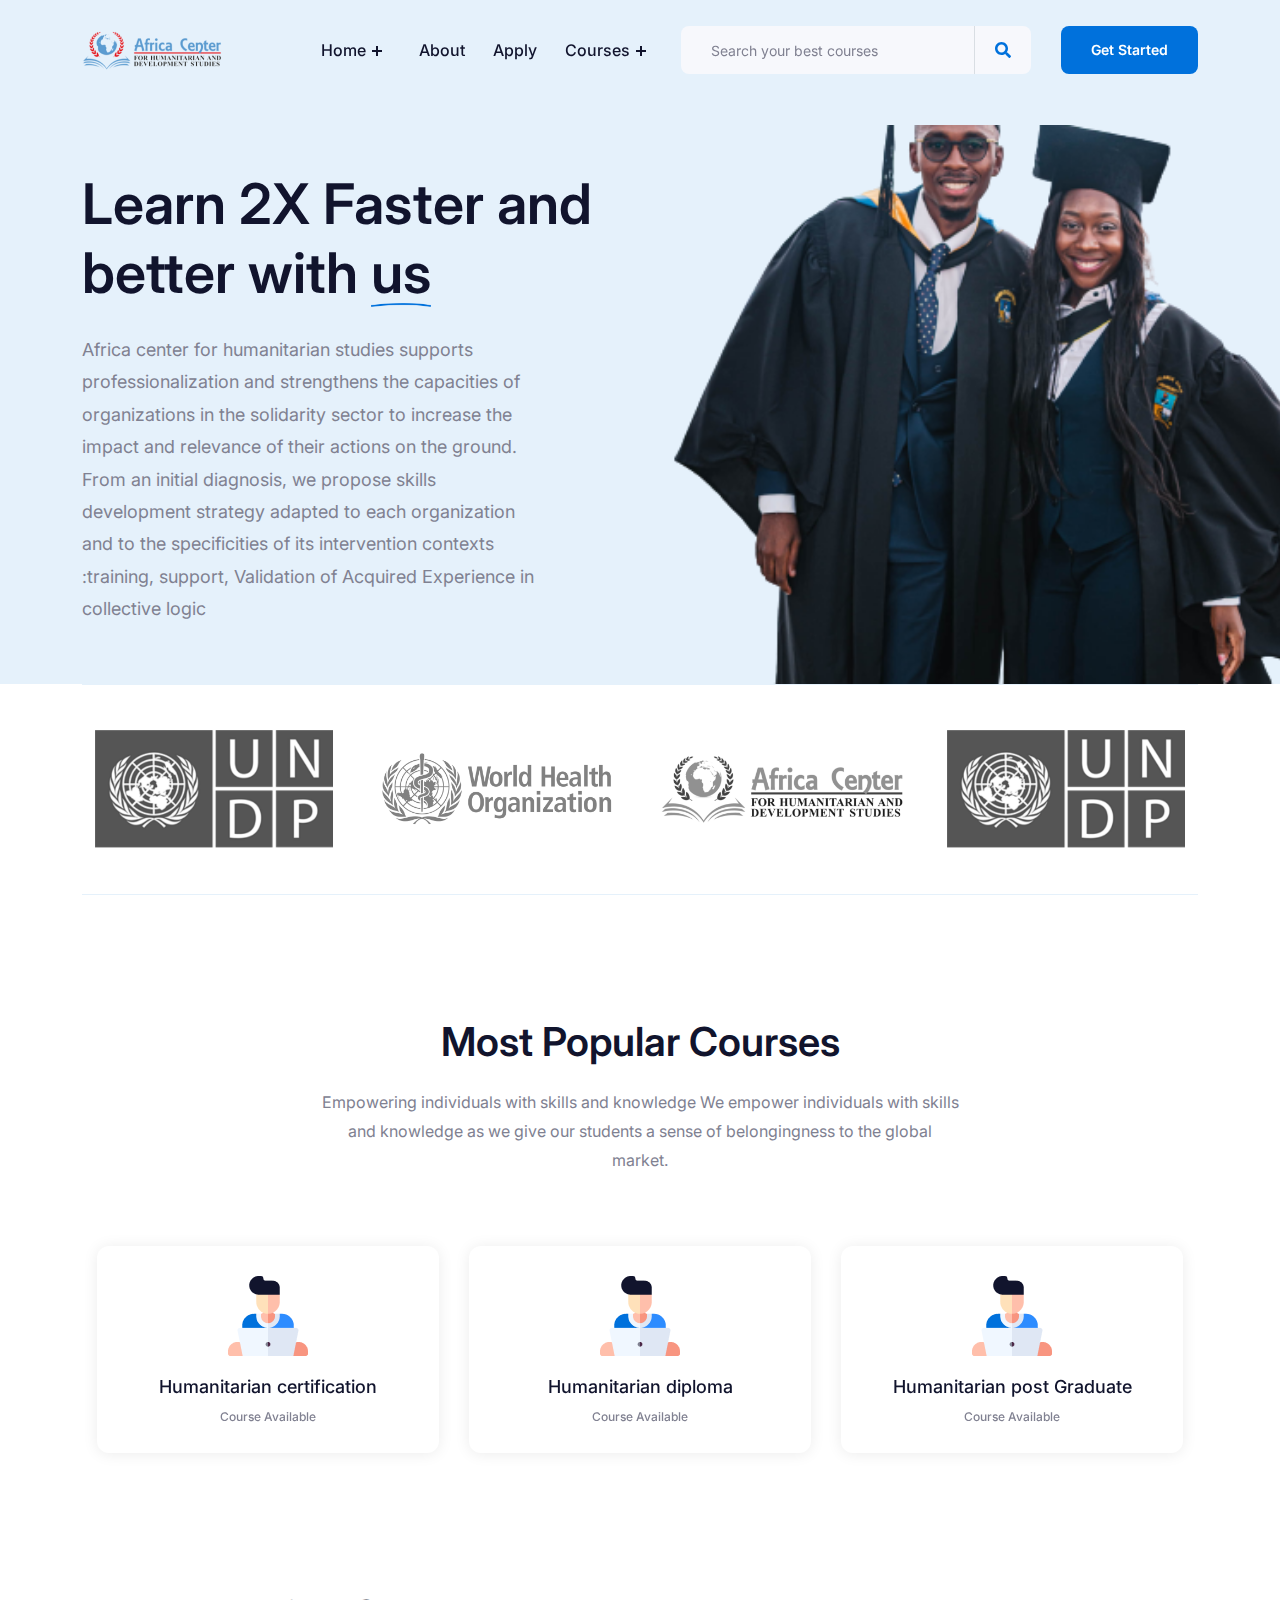
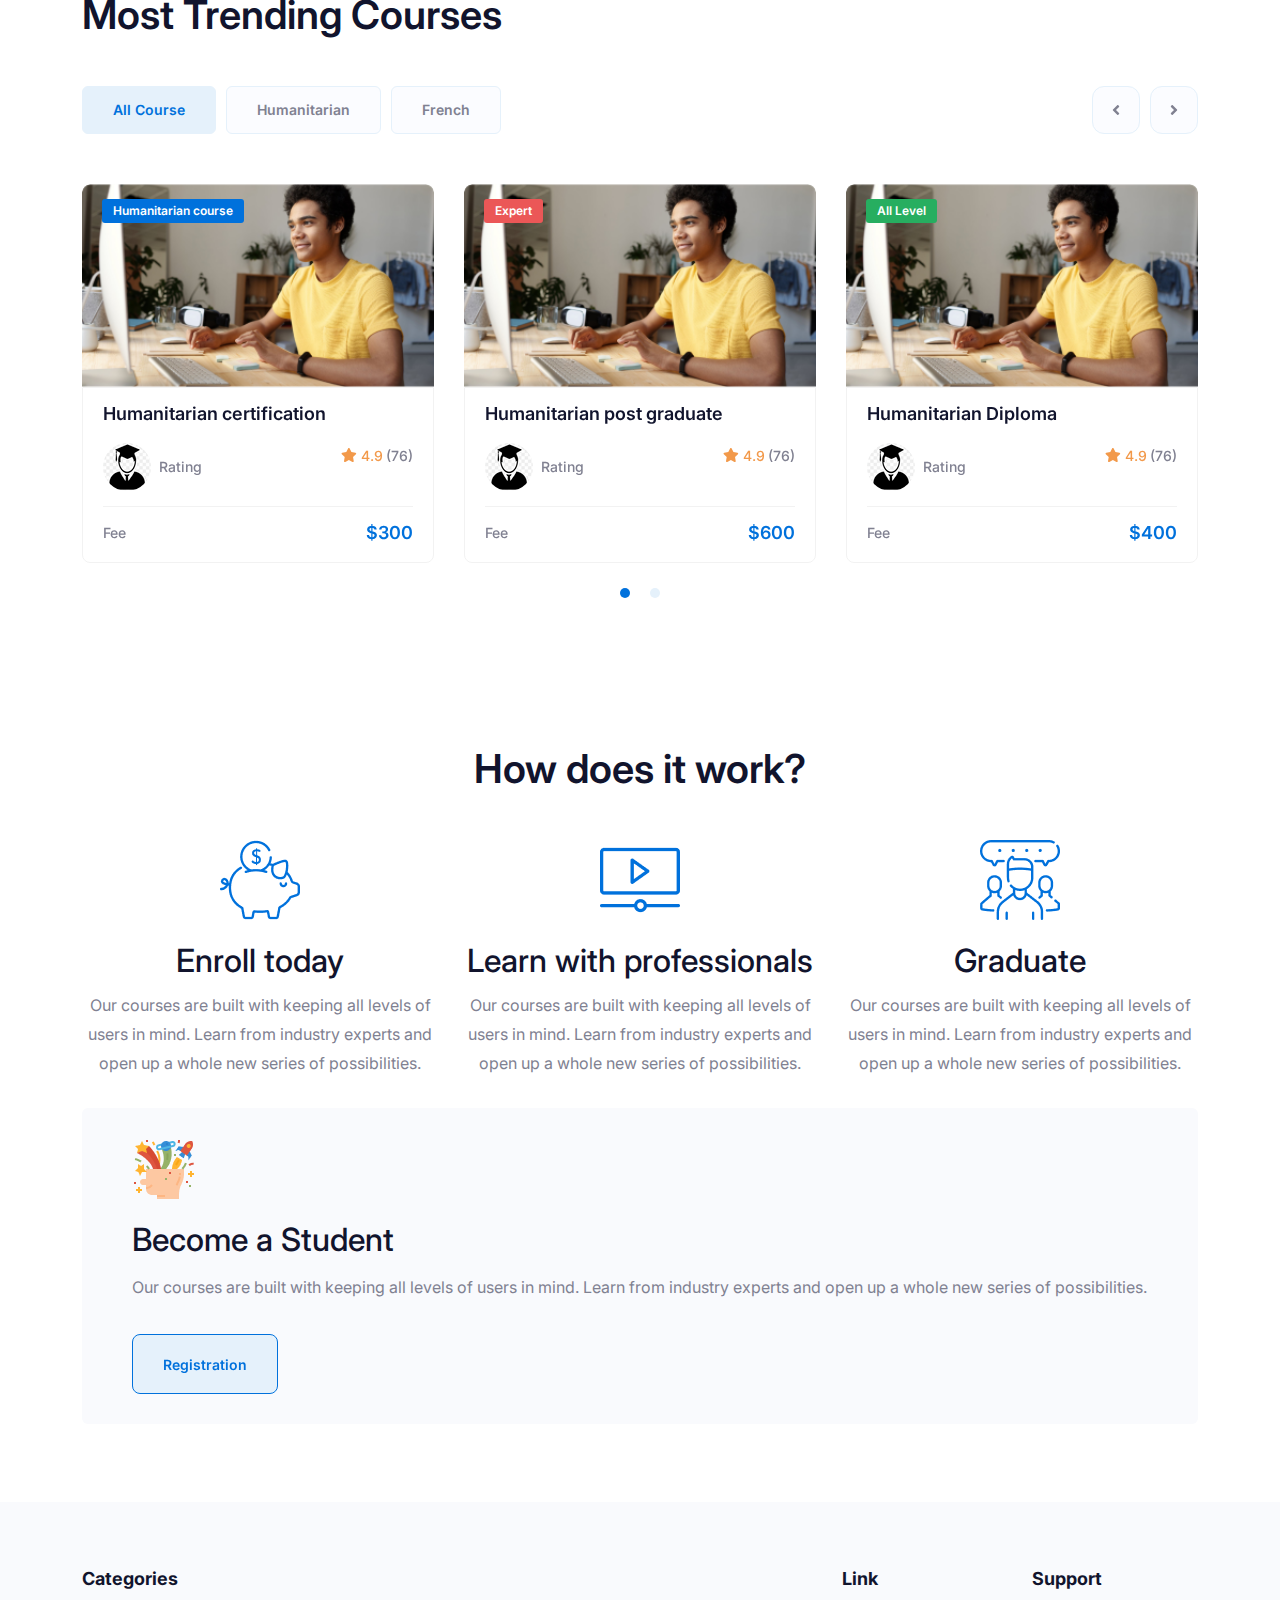
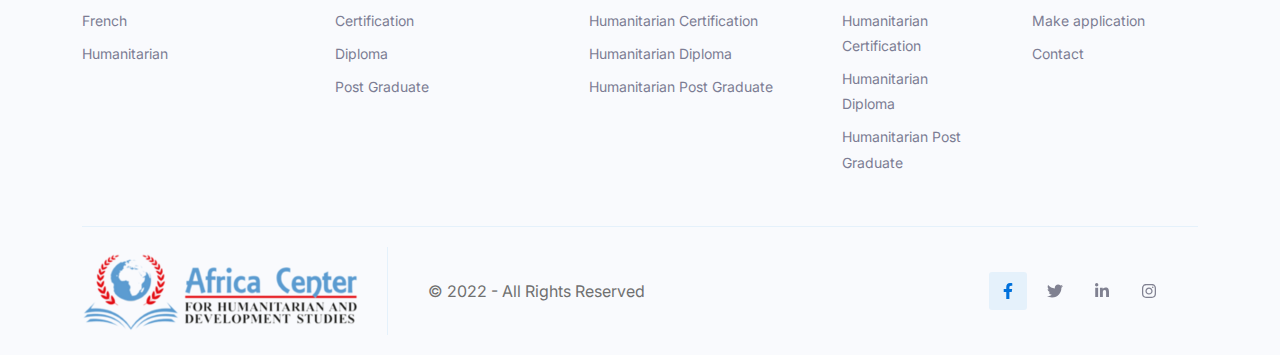
<file: index.html>
<!DOCTYPE html>
<html lang="zxx">

<head>
    <meta http-equiv="Content-Type" content="text/html; charset=UTF-8" />
    <meta name="viewport" content="width=device-width, initial-scale=1.0">
    <meta http-equiv="X-UA-Compatible" content="ie=edge">
    <title>Africa center for humaniterian and development studies</title>
    <!--fivicon icon-->
    <link rel="icon" href="assets/img/fevicon.png">
    <!-- Stylesheet -->
    <link rel="stylesheet" href="assets/css/animate.min.css">
    <link rel="stylesheet" href="assets/css/bootstrap.min.css">
    <link rel="stylesheet" href="assets/css/magnific.min.css">
    <link rel="stylesheet" href="assets/css/nice-select.min.css">
    <link rel="stylesheet" href="assets/css/owl.min.css">
    <link rel="stylesheet" href="assets/css/slick-slide.min.css">
    <link rel="stylesheet" href="assets/css/fontawesome.min.css">
    <link rel="stylesheet" href="assets/css/style.css">
    <link rel="stylesheet" href="assets/css/responsive.css">
    <!--Google Fonts-->
    <link href="//fonts.googleapis.com/css2?family=Inter:wght@300;400;500;600;700;800&display=swap" rel="stylesheet">
</head>

<body class='sc5'>
    <!-- preloader area start -->
    <div class="preloader" id="preloader">
        <div class="preloader-inner">
            <div id="wave1">
            </div>
            <div class="spinner">
                <div class="dot1"></div>
                <div class="dot2"></div>
            </div>
        </div>
    </div>
    <!-- preloader area end -->
    <div class="body-overlay" id="body-overlay"></div>
    <!-- search popup area start -->
    <div class="search-popup" id="search-popup">
        <form action="" class="search-form">
            <div class="form-group">
                <input type="text" class="form-control" placeholder="Search.....">
            </div>
            <button type="submit" class="submit-btn"><i class="fa fa-search"></i></button>
        </form>
    </div>
    <!-- //. search Popup -->
    <!-- navbar start -->
    <header class="navbar-area navbar-area-2">
        <nav class="navbar navbar-expand-lg">
            <div class="container nav-container">
                <div class="responsive-mobile-menu">
                    <button class="menu toggle-btn d-block d-lg-none" data-target="#themefie_main_menu" aria-expanded="false" aria-label="Toggle navigation">
                        <span class="icon-left"></span>
                        <span class="icon-right"></span>
                    </button>
                </div>
                <div class="logo">
                    <a class="main-logo" href="../../index.html"><img src="assets/img/logo.png" alt="img"></a>
                </div>
                <div class="nav-right-part nav-right-part-mobile">
                    <ul>

                        <li>

                            <a class="search header-search" ><i class="fa fa-search"></i></a>
                        </li>
                    </ul>
                </div>
                <div class="collapse navbar-collapse" id="themefie_main_menu">
                    <ul class="navbar-nav menu-open text-end">
                        <li class="current-menu-item menu-item-has-children">
                            <a href="#">Home</a>

                        </li>
                        <li>
                            <a href="about.html">About</a>
                        </li>
                        <li>
                            <a href="application.html">Apply</a>
                        </li>
                        <li class="menu-item-has-children">
                            <a>Courses</a>
                            <ul class="sub-menu">
                                <li><a href="courses.html">Certificate</a></li>
                                <li><a href="courses.html">Diploma</a></li>
                                <li><a href="courses.html">Post Graduate</a></li>

                            </ul>
                        </li>

                    </ul>
                </div>
                <div class="nav-right-part nav-right-part-desktop">
                    <ul>
                        <li class="single-input-wrap single-input-wrap-2">
                            <input type="text" placeholder="Search your best courses">
                            <a><i class="fa fa-search"></i></a>
                        </li>
                        <li>
                            <a href="courses.html" class="btn btn-base">Get Started</a>
                        </li>
                    </ul>
                </div>
            </div>
        </nav>
    </header>
    <!-- navbar end -->
    <!-- Banner Area Start-->
    <section class="banner-area style-4 bg-gray-2">
        <div class="container">
            <div class="row">
                <div class="col-xl-6 col-lg-6 align-self-center">
                    <div class="banner-inner">
                        <h1>
                            Learn 2X Faster and better with
                            <span class="bottom-line">
                                us
                                <img src="assets/img/banner/4.png" alt="img">
                            </span>
                        </h1>
                        <div class="banner-content pb-1 pt-xl-2">
                            <p>Africa center for humanitarian studies supports professionalization and strengthens the capacities of organizations in the solidarity sector to increase the impact and relevance of their actions on the ground. From an initial
                                diagnosis, we propose skills development strategy adapted to each organization and to the specificities of its intervention contexts :training, support, Validation of Acquired Experience in collective logic </p>
                        </div>


                    </div>
                </div>
                <div class="col-xl-6 col-lg-6">
                    <div class="thumb">
                        <img src="assets/img/banner/3.png" alt="img">
                    </div>
                </div>
            </div>
        </div>
    </section>
    <!-- Banner Area End -->
    <!-- client Area Start-->
    <div class="client-area">
        <div class="container">
            <div class="row">
                <div class="col-lg-12">
                    <div class="client-slider owl-carousel">
                        <div class="item">
                            <img src="assets/img/client/1.png" alt="img">
                        </div>
                        <div class="item">
                            <img src="assets/img/client/2.png" alt="img">
                        </div>
                        <div class="item">
                            <img src="assets/img/client/3.png" alt="img">
                        </div>
                        <div class="item">
                            <img src="assets/img/client/4.png" alt="img">
                        </div>
                        <div class="item">
                            <img src="assets/img/client/5.png" alt="img">
                        </div>
                        <div class="item">
                            <img src="assets/img/client/6.png" alt="img">
                        </div>
                    </div>
                </div>
            </div>
        </div>
    </div>
    <!-- client Area End -->
    <!-- intro Area Start-->
    <div class="category-area pd-top-120 pd-bottom-120">
        <div class="container">
            <div class="row justify-content-center">
                <div class="col-lg-7">
                    <div class="section-title text-center">
                        <h2>Most Popular Courses</h2>
                        <p>Empowering individuals with skills and knowledge We empower individuals with skills and knowledge as we give our students a sense of belongingness to the global market.</p>
                    </div>
                </div>
            </div>
            <div class="intro-area-2 intro-area-3">
                <div class="row justify-content-center">
                    <div class="col-lg-12">
                        <div class="intro-slider owl-carousel">
                            <div class="item">
                                <div class="single-intro-wrap">
                                    <div class="thumb">
                                        <img src="assets/img/intro/002.png" alt="img">
                                    </div>
                                    <div class="wrap-details">
                                        <h6><a href="course-details.html">Humanitarian certification</a></h6>
                                        <p>Course Available</p>
                                    </div>
                                </div>
                            </div>
                            <div class="item">
                                <div class="single-intro-wrap">
                                    <div class="thumb">
                                        <img src="assets/img/intro/002.png" alt="img">
                                    </div>
                                    <div class="wrap-details">
                                        <h6><a href="course-details.html">Humanitarian diploma</a></h6>
                                        <p>Course Available</p>
                                    </div>
                                </div>
                            </div>
                            <div class="item">
                                <div class="single-intro-wrap">
                                    <div class="thumb">
                                        <img src="assets/img/intro/002.png" alt="img">
                                    </div>
                                    <div class="wrap-details">
                                        <h6><a href="course-details.html">Humanitarian post Graduate</a></h6>
                                        <p>Course Available</p>
                                    </div>
                                </div>
                            </div>
                            <div class="item">
                                <div class="single-intro-wrap">
                                    <div class="thumb">
                                        <img src="assets/img/intro/002.png" alt="img">
                                    </div>
                                    <div class="wrap-details">
                                        <h6><a href="course-details.html">French certification</a></h6>
                                        <p>Course Available</p>
                                    </div>
                                </div>
                            </div>
                            <div class="item">
                                <div class="single-intro-wrap">
                                    <div class="thumb">
                                        <img src="assets/img/intro/002.png" alt="img">
                                    </div>
                                    <div class="wrap-details">
                                        <h6><a href="course-details.html">French degree</a></h6>
                                        <p>Course Available</p>
                                    </div>
                                </div>
                            </div>
                        </div>
                    </div>
                </div>
            </div>
        </div>
    </div>
    <!-- intro Area End -->
    <!-- trending courses Area Start-->
    <section class="trending-courses-area">
        <div class="container">
            <div class="row">
                <div class="col-lg-12">
                    <div class="section-title">
                        <h2>Most Trending Courses</h2>
                    </div>
                </div>
                <div class="col-lg-12">
                    <ul class="edl-nav nav nav-pills">
                        <li class="nav-item">
                            <button class="nav-link active" id="pills-1-tab" data-bs-toggle="pill" data-bs-target="#pills-1">All Course</button>
                        </li>
                        <li class="nav-item">
                            <button class="nav-link" id="pills-2-tab" data-bs-toggle="pill" data-bs-target="#pills-2">Humanitarian</button>
                        </li>
                        <li class="nav-item">
                            <button class="nav-link" id="pills-3-tab" data-bs-toggle="pill" data-bs-target="#pills-3">French</button>
                        </li>

                    </ul>
                    <div class="tab-content">
                        <div class="tab-pane fade show active" id="pills-1">
                            <div class="course-slider owl-carousel">
                                <div class="item">
                                    <div class="single-course-wrap">
                                        <div class="thumb">
                                            <a href="course-details.html" class="cat cat-blue">Humanitarian course</a>
                                            <img src="assets/img/course/1.png" alt="img">
                                        </div>
                                        <div class="wrap-details">
                                            <h6><a href="course-details.html">Humanitarian certification</a></h6>
                                            <div class="user-area">
                                                <div class="user-details">
                                                    <img src="assets/img/author/1.png" alt="img">
                                                    <a href="#">Rating</a>
                                                </div>
                                                <div class="user-rating">
                                                    <span><i class="fa fa-star"></i>
                                                        4.9</span>(76)
                                                </div>
                                            </div>
                                            <div class="price-wrap">
                                                <div class="row align-items-center">
                                                    <div class="col-6">
                                                        <a href="#">Fee</a>
                                                    </div>
                                                    <div class="col-6 text-end">
                                                        <div class="price">$300</div>
                                                    </div>
                                                </div>
                                            </div>
                                        </div>
                                    </div>
                                </div>
                                <div class="item">
                                    <div class="single-course-wrap">
                                        <div class="thumb">
                                            <a href="course-details.html" class="cat cat-red">Expert</a>
                                            <img src="assets/img/course/1.png" alt="img">
                                        </div>
                                        <div class="wrap-details">
                                            <h6><a href="course-details.html">Humanitarian post graduate</a></h6>
                                            <div class="user-area">
                                                <div class="user-details">
                                                    <img src="assets/img/author/1.png" alt="img">
                                                    <a href="course-details.html">Rating</a>
                                                </div>
                                                <div class="user-rating">
                                                    <span><i class="fa fa-star"></i>
                                                        4.9</span>(76)
                                                </div>
                                            </div>
                                            <div class="price-wrap">
                                                <div class="row align-items-center">
                                                    <div class="col-6">
                                                        <a href="course-details.html">Fee</a>
                                                    </div>
                                                    <div class="col-6 text-end">
                                                        <div class="price">$600</div>
                                                    </div>
                                                </div>
                                            </div>
                                        </div>
                                    </div>
                                </div>
                                <div class="item">
                                    <div class="single-course-wrap">
                                        <div class="thumb">
                                            <a href="course-details.html" class="cat cat-green">All Level</a>
                                            <img src="assets/img/course/1.png" alt="img">
                                        </div>
                                        <div class="wrap-details">
                                            <h6><a href="course-details.html">Humanitarian Diploma</a></h6>
                                            <div class="user-area">
                                                <div class="user-details">
                                                    <img src="assets/img/author/1.png" alt="img">
                                                    <a href="course-details.html">Rating</a>
                                                </div>
                                                <div class="user-rating">
                                                    <span><i class="fa fa-star"></i>
                                                        4.9</span>(76)
                                                </div>
                                            </div>
                                            <div class="price-wrap">
                                                <div class="row align-items-center">
                                                    <div class="col-6">
                                                        <a href="course-details.html">Fee</a>
                                                    </div>
                                                    <div class="col-6 text-end">
                                                        <div class="price">$400</div>
                                                    </div>
                                                </div>
                                            </div>
                                        </div>
                                    </div>
                                </div>
                                <div class="item">
                                    <div class="single-course-wrap">
                                        <div class="thumb">
                                            <a href="course-details.html" class="cat cat-blue">Beginner</a>
                                            <img src="assets/img/course/1.png" alt="img">
                                        </div>
                                        <div class="wrap-details">
                                            <h6><a href="course-details.html">French certification</a></h6>
                                            <div class="user-area">
                                                <div class="user-details">
                                                    <img src="assets/img/author/1.png" alt="img">
                                                    <a href="course-details.html">Rating</a>
                                                </div>
                                                <div class="user-rating">
                                                    <span><i class="fa fa-star"></i>
                                                        4.9</span>(76)
                                                </div>
                                            </div>
                                            <div class="price-wrap">
                                                <div class="row align-items-center">
                                                    <div class="col-6">
                                                        <a href="course-details.html">Fee</a>
                                                    </div>
                                                    <div class="col-6 text-end">
                                                        <div class="price">$300</div>
                                                    </div>
                                                </div>
                                            </div>
                                        </div>
                                    </div>
                                </div>
                            </div>
                        </div>
                        <div class="tab-pane fade" id="pills-2">
                            <div class="course-slider owl-carousel">
                                <div class="item">
                                    <div class="single-course-wrap">
                                        <div class="thumb">
                                            <a href="course-details.html" class="cat cat-blue">Beginner</a>
                                            <img src="assets/img/course/1.png" alt="img">
                                        </div>
                                        <div class="wrap-details">
                                            <h6><a href="course-details.html">Humanitarian diploma</a></h6>
                                            <div class="user-area">
                                                <div class="user-details">
                                                    <img src="assets/img/author/1.png" alt="img">
                                                    <a href="course-details.html">Rating</a>
                                                </div>
                                                <div class="user-rating">
                                                    <span><i class="fa fa-star"></i>
                                                        4.9</span>(76)
                                                </div>
                                            </div>
                                            <div class="price-wrap">
                                                <div class="row align-items-center">
                                                    <div class="col-6">
                                                        <a href="course-details.html">Fee</a>
                                                    </div>
                                                    <div class="col-6 text-end">
                                                        <div class="price">$400</div>
                                                    </div>
                                                </div>
                                            </div>
                                        </div>
                                    </div>
                                </div>
                                <div class="item">
                                    <div class="single-course-wrap">
                                        <div class="thumb">
                                            <a href="course-details.html" class="cat cat-red">Expert</a>
                                            <img src="assets/img/course/1.png" alt="img">
                                        </div>
                                        <div class="wrap-details">
                                            <h6><a href="course-details.html">Humanitarian certification </a></h6>
                                            <div class="user-area">
                                                <div class="user-details">
                                                    <img src="assets/img/author/1.png" alt="img">
                                                    <a href="course-details.html">Rating</a>
                                                </div>
                                                <div class="user-rating">
                                                    <span><i class="fa fa-star"></i>
                                                        4.9</span>(76)
                                                </div>
                                            </div>
                                            <div class="price-wrap">
                                                <div class="row align-items-center">
                                                    <div class="col-6">
                                                        <a href="course-details.html">Fee</a>
                                                    </div>
                                                    <div class="col-6 text-end">
                                                        <div class="price">$300</div>
                                                    </div>
                                                </div>
                                            </div>
                                        </div>
                                    </div>
                                </div>
                                <div class="item">
                                    <div class="single-course-wrap">
                                        <div class="thumb">
                                            <a href="course-details.html" class="cat cat-green">All Level</a>
                                            <img src="assets/img/course/1.png" alt="img">
                                        </div>
                                        <div class="wrap-details">
                                            <h6><a href="course-details.html">Humanitarian post graduate</a></h6>
                                            <div class="user-area">
                                                <div class="user-details">
                                                    <img src="assets/img/author/1.png" alt="img">
                                                    <a href="course-details.html">Rating</a>
                                                </div>
                                                <div class="user-rating">
                                                    <span><i class="fa fa-star"></i>
                                                        4.9</span>(76)
                                                </div>
                                            </div>
                                            <div class="price-wrap">
                                                <div class="row align-items-center">
                                                    <div class="col-6">
                                                        <a href="course-details.html">Fee</a>
                                                    </div>
                                                    <div class="col-6 text-end">
                                                        <div class="price">$500</div>
                                                    </div>
                                                </div>
                                            </div>
                                        </div>
                                    </div>
                                </div>

                            </div>
                        </div>
                        <div class="tab-pane fade" id="pills-3">
                            <div class="course-slider owl-carousel">
                                <div class="item">
                                    <div class="single-course-wrap">
                                        <div class="thumb">
                                            <a href="course-details.html" class="cat cat-blue">Beginner</a>
                                            <img src="assets/img/course/1.png" alt="img">
                                        </div>
                                        <div class="wrap-details">
                                            <h6><a href="course-details.html">French certification</a></h6>
                                            <div class="user-area">
                                                <div class="user-details">
                                                    <img src="assets/img/author/1.png" alt="img">
                                                    <a href="course-details.html">Rating</a>
                                                </div>
                                                <div class="user-rating">
                                                    <span><i class="fa fa-star"></i>
                                                        4.9</span>(76)
                                                </div>
                                            </div>
                                            <div class="price-wrap">
                                                <div class="row align-items-center">
                                                    <div class="col-6">
                                                        <a href="course-details.html">Fee</a>
                                                    </div>
                                                    <div class="col-6 text-end">
                                                        <div class="price">$300</div>
                                                    </div>
                                                </div>
                                            </div>
                                        </div>
                                    </div>
                                </div>
                                <div class="item">
                                    <div class="single-course-wrap">
                                        <div class="thumb">
                                            <a href="course-details.html" class="cat cat-red">Expert</a>
                                            <img src="assets/img/course/1.png" alt="img">
                                        </div>
                                        <div class="wrap-details">
                                            <h6><a href="course-details.html">French Diploma</a></h6>
                                            <div class="user-area">
                                                <div class="user-details">
                                                    <img src="assets/img/author/1.png" alt="img">
                                                    <a href="course-details.html">Rating</a>
                                                </div>
                                                <div class="user-rating">
                                                    <span><i class="fa fa-star"></i>
                                                        4.9</span>(76)
                                                </div>
                                            </div>
                                            <div class="price-wrap">
                                                <div class="row align-items-center">
                                                    <div class="col-6">
                                                        <a href="course-details.html">Fee</a>
                                                    </div>
                                                    <div class="col-6 text-end">
                                                        <div class="price">$400</div>
                                                    </div>
                                                </div>
                                            </div>
                                        </div>
                                    </div>
                                </div>
                                <div class="item">
                                    <div class="single-course-wrap">
                                        <div class="thumb">
                                            <a href="course-details.html" class="cat cat-green">All Level</a>
                                            <img src="assets/img/course/1.png" alt="img">
                                        </div>
                                        <div class="wrap-details">
                                            <h6><a href="#">Advanced French</a></h6>
                                            <div class="user-area">
                                                <div class="user-details">
                                                    <img src="assets/img/author/1.png" alt="img">
                                                    <a href="course-details.html">Rating</a>
                                                </div>
                                                <div class="user-rating">
                                                    <span><i class="fa fa-star"></i>
                                                        4.9</span>(76)
                                                </div>
                                            </div>
                                            <div class="price-wrap">
                                                <div class="row align-items-center">
                                                    <div class="col-6">
                                                        <a href="course-details.html">Fee</a>
                                                    </div>
                                                    <div class="col-6 text-end">
                                                        <div class="price">$600</div>
                                                    </div>
                                                </div>
                                            </div>
                                        </div>
                                    </div>
                                </div>

                            </div>
                        </div>

                    </div>
                </div>
            </div>
        </div>
    </section>
    <!-- trending courses Area End -->
    <!-- intro Area Start-->
    <div class="text-center pd-top-135">
        <div class="container">
            <div class="row justify-content-center">
                <div class="col-lg-8">
                    <div class="section-title">
                        <h2>How does it work?</h2>
                        <!-- <p>Lorem ipsum dolor sit amet, consectetur adipiscing elit. Eget aenean accumsan bibendum gravida maecenas augue elementum et neque. Suspendisse imperdiet .</p> -->
                    </div>
                </div>
            </div>
            <div class="row justify-content-center">
                <div class="col-lg-4 col-sm-6">
                    <div class="single-intro-wrap-2">
                        <div class="thumb">
                            <img src="assets/img/intro/01.png" alt="img">
                        </div>
                        <div class="wrap-details">
                            <h4><a href="application.html">Enroll today</a></h4>
                            <p>Our courses are built with keeping all levels of users in mind. Learn from industry experts and open up a whole new series of possibilities.</p>
                        </div>
                    </div>
                </div>
                <div class="col-lg-4 col-sm-6">
                    <div class="single-intro-wrap-2">
                        <div class="thumb">
                            <img src="assets/img/intro/02.png" alt="img">
                        </div>
                        <div class="wrap-details">
                            <h4><a>Learn with professionals</a></h4>
                            <p>Our courses are built with keeping all levels of users in mind. Learn from industry experts and open up a whole new series of possibilities.</p>
                        </div>
                    </div>
                </div>
                <div class="col-lg-4 col-sm-6">
                    <div class="single-intro-wrap-2">
                        <div class="thumb">
                            <img src="assets/img/intro/03.png" alt="img">
                        </div>
                        <div class="wrap-details">
                            <h4><a>Graduate</a></h4>
                            <p>Our courses are built with keeping all levels of users in mind. Learn from industry experts and open up a whole new series of possibilities.</p>
                        </div>
                    </div>
                </div>
            </div>
        </div>
    </div>
    <!-- intro Area End -->
    <!-- about Area Start-->
    <section class="about-area pb-5">
        <div class="container">
            <div class="row justify-content-center">

                <div class="col-lg-12">
                    <div class="single-about-wrap">
                        <div class="thumb">
                            <img src="assets/img/intro/brain.png" alt="img">
                        </div>
                        <div class="wrap-details">
                            <h3><a href="#">Become a Student</a></h3>
                            <p>Our courses are built with keeping all levels of users in mind. Learn from industry experts and open up a whole new series of possibilities.</p>
                            <a class="btn btn-base-light-border" href="application.html">Registration</a>
                        </div>
                    </div>
                </div>
            </div>
        </div>
    </section>
    <!-- about Area End -->
    <!-- footer area start -->
    <footer class="footer-area">
        <div class="footer-inner">
            <div class="container">
                <div class="row">
                    <div class="col-lg-8 col-md-4 col-sm-6">
                        <div class="footer-widget widget widget_link">
                            <h4 class="widget-title">Categories</h4>
                            <div class="row">
                                <div class="col-lg-4">
                                    <ul class="pe-5">
                                        <li><a href="course-details.html">French</a></li>
                                        <li><a href="course-details.html">Humanitarian </a></li>

                                    </ul>
                                </div>
                                <div class="col-lg-4">
                                    <ul class="pe-5">

                                        <li><a href="courses.html">Certification</a></li>
                                        <li><a href="courses.html">Diploma</a></li>
                                        <li><a href="courses.html">Post Graduate</a></li>
                                    </ul>
                                </div>
                                <div class="col-lg-4">
                                    <ul>
                                        <li><a href="courses.html">Humanitarian Certification</a></li>
                                        <li><a href="courses.html">Humanitarian Diploma</a></li>
                                        <li><a href="courses.html">Humanitarian Post Graduate</a></li>
                                    </ul>
                                </div>
                            </div>
                        </div>
                    </div>
                    <div class="col-lg-2 col-md-4 col-sm-6">
                        <div class="footer-widget widget widget_link">
                            <h4 class="widget-title">Link</h4>
                            <ul class="pe-4">
                                <li><a href="courses.html">Humanitarian Certification</a></li>
                                <li><a href="courses.html">Humanitarian Diploma</a></li>
                                <li><a href="courses.html">Humanitarian Post Graduate</a></li>
                            </ul>
                        </div>
                    </div>
                    <div class="col-lg-2 col-md-4 col-sm-6">
                        <div class="footer-widget widget widget_link">
                            <h4 class="widget-title">Support</h4>
                            <ul class="pe-4">
                                <li><a href="application.html">Make application</a></li>
                                <li><a href="contact.html">Contact</a></li>
                            </ul>
                        </div>
                    </div>
                </div>
            </div>
        </div>
        <!--Footer bottom-->
        <div class="container">
            <div class="footer-bottom">
                <div class="row">
                    <div class="col-xl-7 align-self-center">
                        <div class="d-md-flex align-items-center mb-4 mb-xl-0">
                            <div class="logo d-inline-block">
                                <img src="assets/img/logo.png" alt="img">
                            </div>
                            <div class="copyright-area">
                                <p>© 2022 - All Rights Reserved</p>
                            </div>
                        </div>
                    </div>
                    <div class="col-xl-5 align-self-center text-xl-end">
                        <ul class="social-area d-inline-block">
                            <li><a class="active" href="#"><i class="fab fa-facebook-f"></i></a></li>
                            <li><a href="#"><i class="fab fa-twitter"></i></a></li>
                            <li><a href="#"><i class="fab fa-linkedin-in"></i></a></li>
                            <li><a href="#"><i class="fab fa-instagram"></i></a></li>

                        </ul>

                    </div>
                </div>
            </div>
        </div>
        <!--Footer bottom-->
    </footer>
    <!-- footer area end -->
    <!-- back-to-top end -->
    <div class="back-to-top">
        <span class="back-top"><i class="fas fa-angle-double-up"></i></span>
    </div>
    <!-- all plugins here -->
    <script src="assets/js/jquery.3.6.min.js"></script>
    <script src="assets/js/bootstrap.min.js"></script>
    <script src="assets/js/imageloded.min.js"></script>
    <script src="assets/js/counterup.js"></script>
    <script src="assets/js/waypoint.js"></script>
    <script src="assets/js/magnific.min.js"></script>
    <script src="assets/js/isotope.pkgd.min.js"></script>
    <script src="assets/js/nice-select.min.js"></script>
    <script src="assets/js/fontawesome.min.js"></script>
    <script src="assets/js/ripple.js"></script>
    <script src="assets/js/owl.min.js"></script>
    <script src="assets/js/slick-slider.min.js"></script>
    <script src="assets/js/wow.min.js"></script>
    <!-- main js  -->
    <script src="assets/js/main.js"></script>
</body>

</html>

</html>
</file>
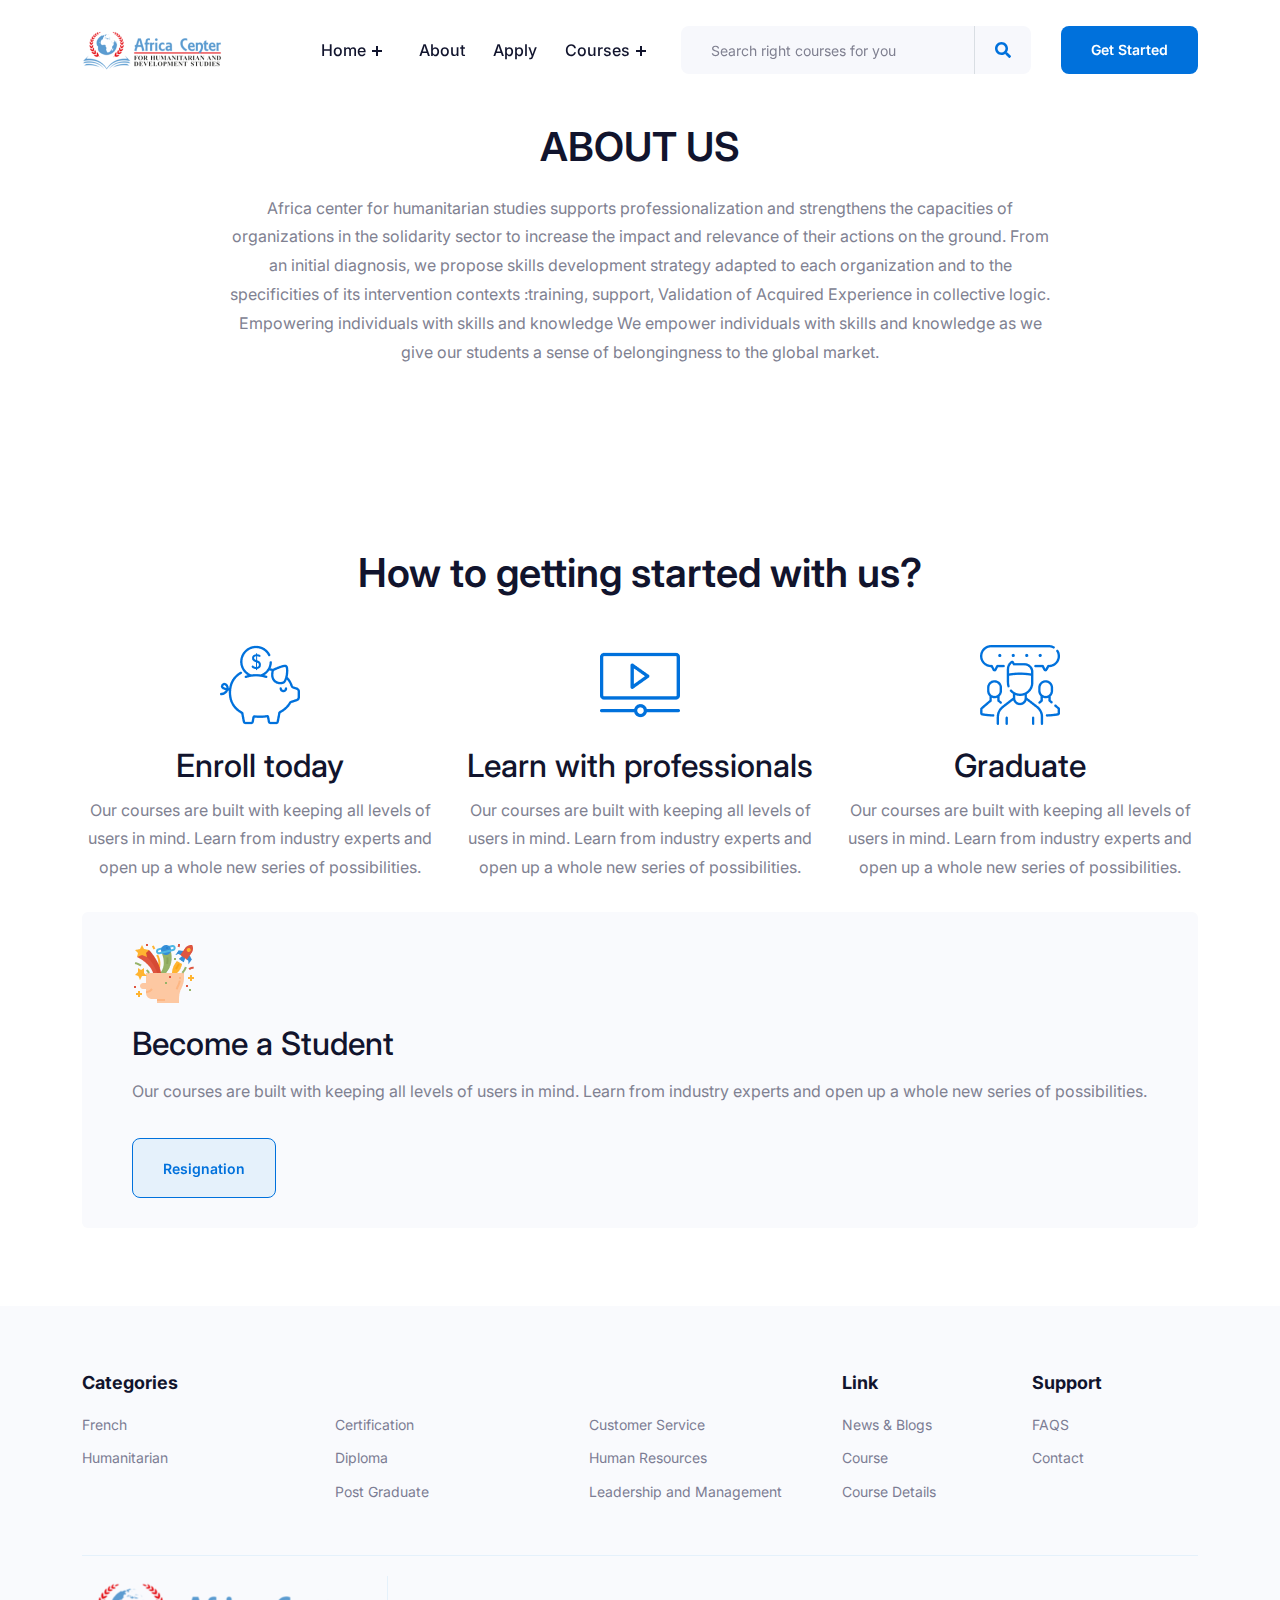
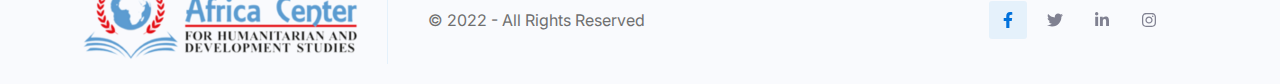
<file: about.html>
<!DOCTYPE html>
<html lang="zxx">

<head>
    <meta http-equiv="Content-Type" content="text/html; charset=UTF-8" />
    <meta name="viewport" content="width=device-width, initial-scale=1.0">
    <meta http-equiv="X-UA-Compatible" content="ie=edge">
    <title>Africa center for humaniterian and development studies</title>
    <!--fivicon icon-->
    <link rel="icon" href="assets/img/fevicon.png">
    <!-- Stylesheet -->
    <link rel="stylesheet" href="assets/css/animate.min.css">
    <link rel="stylesheet" href="assets/css/bootstrap.min.css">
    <link rel="stylesheet" href="assets/css/magnific.min.css">
    <link rel="stylesheet" href="assets/css/nice-select.min.css">
    <link rel="stylesheet" href="assets/css/owl.min.css">
    <link rel="stylesheet" href="assets/css/slick-slide.min.css">
    <link rel="stylesheet" href="assets/css/fontawesome.min.css">
    <link rel="stylesheet" href="assets/css/style.css">
    <link rel="stylesheet" href="assets/css/responsive.css">
    <!--Google Fonts-->
    <link href="//fonts.googleapis.com/css2?family=Inter:wght@300;400;500;600;700;800&display=swap" rel="stylesheet">
</head>

<body class='sc5'>
    <!-- preloader area start -->
    <div class="preloader" id="preloader">
        <div class="preloader-inner">
            <div id="wave1">
            </div>
            <div class="spinner">
                <div class="dot1"></div>
                <div class="dot2"></div>
            </div>
        </div>
    </div>
    <!-- preloader area end -->
    <div class="body-overlay" id="body-overlay"></div>
    <!-- search popup area start -->
    <div class="search-popup" id="search-popup">
        <form action="../../index.html" class="search-form">
            <div class="form-group">
                <input type="text" class="form-control" placeholder="Search.....">
            </div>
            <button type="submit" class="submit-btn"><i class="fa fa-search"></i></button>
        </form>
    </div>
    <!-- //. search Popup -->
    <!-- navbar start -->
    <header class="navbar-area navbar-area-2">
        <nav class="navbar navbar-expand-lg">
            <div class="container nav-container">
                <div class="responsive-mobile-menu">
                    <button class="menu toggle-btn d-block d-lg-none" data-target="#themefie_main_menu" aria-expanded="false" aria-label="Toggle navigation">
                        <span class="icon-left"></span>
                        <span class="icon-right"></span>
                    </button>
                </div>
                <div class="logo">
                    <a class="main-logo" href="index.html"><img src="assets/img/logo.png" alt="img"></a>
                </div>
                <div class="nav-right-part nav-right-part-mobile">
                    <ul>
                        <li><a class="search header-search" href="index.html"><i class="fa fa-search"></i></a></li>
                    </ul>
                </div>
                <div class="collapse navbar-collapse" id="themefie_main_menu">
                    <ul class="navbar-nav menu-open text-end">
                        <li class="current-menu-item menu-item-has-children">
                            <a href="#">Home</a>

                        </li>
                        <li>
                            <a href="about.html">About</a>
                        </li>
                        <li>
                            <a href="application.html">Apply</a>
                        </li>
                        <li class="menu-item-has-children">
                            <a>Courses</a>
                            <ul class="sub-menu">
                                <li><a href="courses.html">Certificate</a></li>
                                <li><a href="courses.html">Diploma</a></li>
                                <li><a href="courses.html">Post Graduate</a></li>

                            </ul>
                        </li>

                    </ul>
                </div>
                <div class="nav-right-part nav-right-part-desktop">
                    <ul>
                        <li class="single-input-wrap single-input-wrap-2">
                            <input type="text" placeholder="Search right courses for you">
                            <a href="#"><i class="fa fa-search"></i></a>
                        </li>
                        <li>
                            <a href="courses.html" class="btn btn-base">Get Started</a>
                        </li>
                    </ul>
                </div>
            </div>
        </nav>
    </header>
    <!-- navbar end -->

    <!-- intro Area Start-->
    <div class="category-area pd-top-120 pd-bottom-40">
        <div class="container">
            <div class="row justify-content-center">
                <div class="col-lg-9">
                    <div class="section-title text-center">
                        <h2>ABOUT US</h2>
                        <p>Africa center for humanitarian studies supports professionalization and strengthens the capacities of organizations in the solidarity sector to increase the impact and relevance of their actions on the ground. From an initial diagnosis,
                            we propose skills development strategy adapted to each organization and to the specificities of its intervention contexts :training, support, Validation of Acquired Experience in collective logic. Empowering individuals with
                            skills and knowledge We empower individuals with skills and knowledge as we give our students a sense of belongingness to the global market.</p>
                    </div>
                </div>
            </div>

        </div>
    </div>
    <!-- intro Area End -->

    <!-- intro Area Start-->
    <div class="text-center pd-top-135">
        <div class="container">
            <div class="row justify-content-center">
                <div class="col-lg-8">
                    <div class="section-title">
                        <h2>How to getting started with us?</h2>
                        <!-- <p>Lorem ipsum dolor sit amet, consectetur adipiscing elit. Eget aenean accumsan bibendum gravida maecenas augue elementum et neque. Suspendisse imperdiet .</p> -->
                    </div>
                </div>
            </div>
            <div class="row justify-content-center">
                <div class="col-lg-4 col-sm-6">
                    <div class="single-intro-wrap-2">
                        <div class="thumb">
                            <img src="assets/img/intro/01.png" alt="img">
                        </div>
                        <div class="wrap-details">
                            <h4><a href="application.html">Enroll today</a></h4>
                            <p>Our courses are built with keeping all levels of users in mind. Learn from industry experts and open up a whole new series of possibilities.</p>
                        </div>
                    </div>
                </div>
                <div class="col-lg-4 col-sm-6">
                    <div class="single-intro-wrap-2">
                        <div class="thumb">
                            <img src="assets/img/intro/02.png" alt="img">
                        </div>
                        <div class="wrap-details">
                            <h4><a>Learn with professionals</a></h4>
                            <p>Our courses are built with keeping all levels of users in mind. Learn from industry experts and open up a whole new series of possibilities.</p>
                        </div>
                    </div>
                </div>
                <div class="col-lg-4 col-sm-6">
                    <div class="single-intro-wrap-2">
                        <div class="thumb">
                            <img src="assets/img/intro/03.png" alt="img">
                        </div>
                        <div class="wrap-details">
                            <h4><a>Graduate</a></h4>
                            <p>Our courses are built with keeping all levels of users in mind. Learn from industry experts and open up a whole new series of possibilities.</p>
                        </div>
                    </div>
                </div>
            </div>
        </div>
    </div>
    <!-- intro Area End -->
    <!-- about Area Start-->
    <section class="about-area pb-5">
        <div class="container">
            <div class="row justify-content-center">

                <div class="col-lg-12">
                    <div class="single-about-wrap">
                        <div class="thumb">
                            <img src="assets/img/intro/brain.png" alt="img">
                        </div>
                        <div class="wrap-details">
                            <h3><a href="#">Become a Student</a></h3>
                            <p>Our courses are built with keeping all levels of users in mind. Learn from industry experts and open up a whole new series of possibilities.</p>
                            <a class="btn btn-base-light-border" href="application.html">Resignation</a>
                        </div>
                    </div>
                </div>
            </div>
        </div>
    </section>
    <!-- about Area End -->




















    <!-- footer area start -->
    <footer class="footer-area">
        <div class="footer-inner">
            <div class="container">
                <div class="row">
                    <div class="col-lg-8 col-md-4 col-sm-6">
                        <div class="footer-widget widget widget_link">
                            <h4 class="widget-title">Categories</h4>
                            <div class="row">
                                <div class="col-lg-4">
                                    <ul class="pe-5">
                                        <li><a href="#">French</a></li>
                                        <li><a href="#">Humanitarian </a></li>

                                    </ul>
                                </div>
                                <div class="col-lg-4">
                                    <ul class="pe-5">

                                        <li><a href="#">Certification</a></li>
                                        <li><a href="#">Diploma</a></li>
                                        <li><a href="#">Post Graduate</a></li>
                                    </ul>
                                </div>
                                <div class="col-lg-4">
                                    <ul>
                                        <li><a href="#">Customer Service</a></li>
                                        <li><a href="#">Human Resources</a></li>
                                        <li><a href="#">Leadership and Management</a></li>
                                    </ul>
                                </div>
                            </div>
                        </div>
                    </div>
                    <div class="col-lg-2 col-md-4 col-sm-6">
                        <div class="footer-widget widget widget_link">
                            <h4 class="widget-title">Link</h4>
                            <ul class="pe-4">
                                <li><a href="">News & Blogs
                                </a></li>

                                <li><a href="#">Course</a></li>
                                <li><a href="#">Course Details</a></li>
                            </ul>
                        </div>
                    </div>
                    <div class="col-lg-2 col-md-4 col-sm-6">
                        <div class="footer-widget widget widget_link">
                            <h4 class="widget-title">Support</h4>
                            <ul class="pe-4">
                                <li><a href="#">FAQS</a></li>
                                <li><a href="#">Contact</a></li>
                            </ul>
                        </div>
                    </div>
                </div>
            </div>
        </div>
        <!--Footer bottom-->
        <div class="container">
            <div class="footer-bottom">
                <div class="row">
                    <div class="col-xl-7 align-self-center">
                        <div class="d-md-flex align-items-center mb-4 mb-xl-0">
                            <div class="logo d-inline-block">
                                <img src="assets/img/logo.png" alt="img">
                            </div>
                            <div class="copyright-area">
                                <p>© 2022 - All Rights Reserved</p>
                            </div>
                        </div>
                    </div>
                    <div class="col-xl-5 align-self-center text-xl-end">
                        <ul class="social-area d-inline-block">
                            <li><a class="active" href="#"><i class="fab fa-facebook-f"></i></a></li>
                            <li><a href="#"><i class="fab fa-twitter"></i></a></li>
                            <li><a href="#"><i class="fab fa-linkedin-in"></i></a></li>
                            <li><a href="#"><i class="fab fa-instagram"></i></a></li>

                        </ul>

                    </div>
                </div>
            </div>
        </div>
        <!--Footer bottom-->
    </footer>
    <!-- footer area end -->
    <!-- back-to-top end -->
    <div class="back-to-top">
        <span class="back-top"><i class="fas fa-angle-double-up"></i></span>
    </div>
    <!-- all plugins here -->
    <script src="assets/js/jquery.3.6.min.js"></script>
    <script src="assets/js/bootstrap.min.js"></script>
    <script src="assets/js/imageloded.min.js"></script>
    <script src="assets/js/counterup.js"></script>
    <script src="assets/js/waypoint.js"></script>
    <script src="assets/js/magnific.min.js"></script>
    <script src="assets/js/isotope.pkgd.min.js"></script>
    <script src="assets/js/nice-select.min.js"></script>
    <script src="assets/js/fontawesome.min.js"></script>
    <script src="assets/js/ripple.js"></script>
    <script src="assets/js/owl.min.js"></script>
    <script src="assets/js/slick-slider.min.js"></script>
    <script src="assets/js/wow.min.js"></script>
    <!-- main js  -->
    <script src="assets/js/main.js"></script>
</body>

</html>
</file>
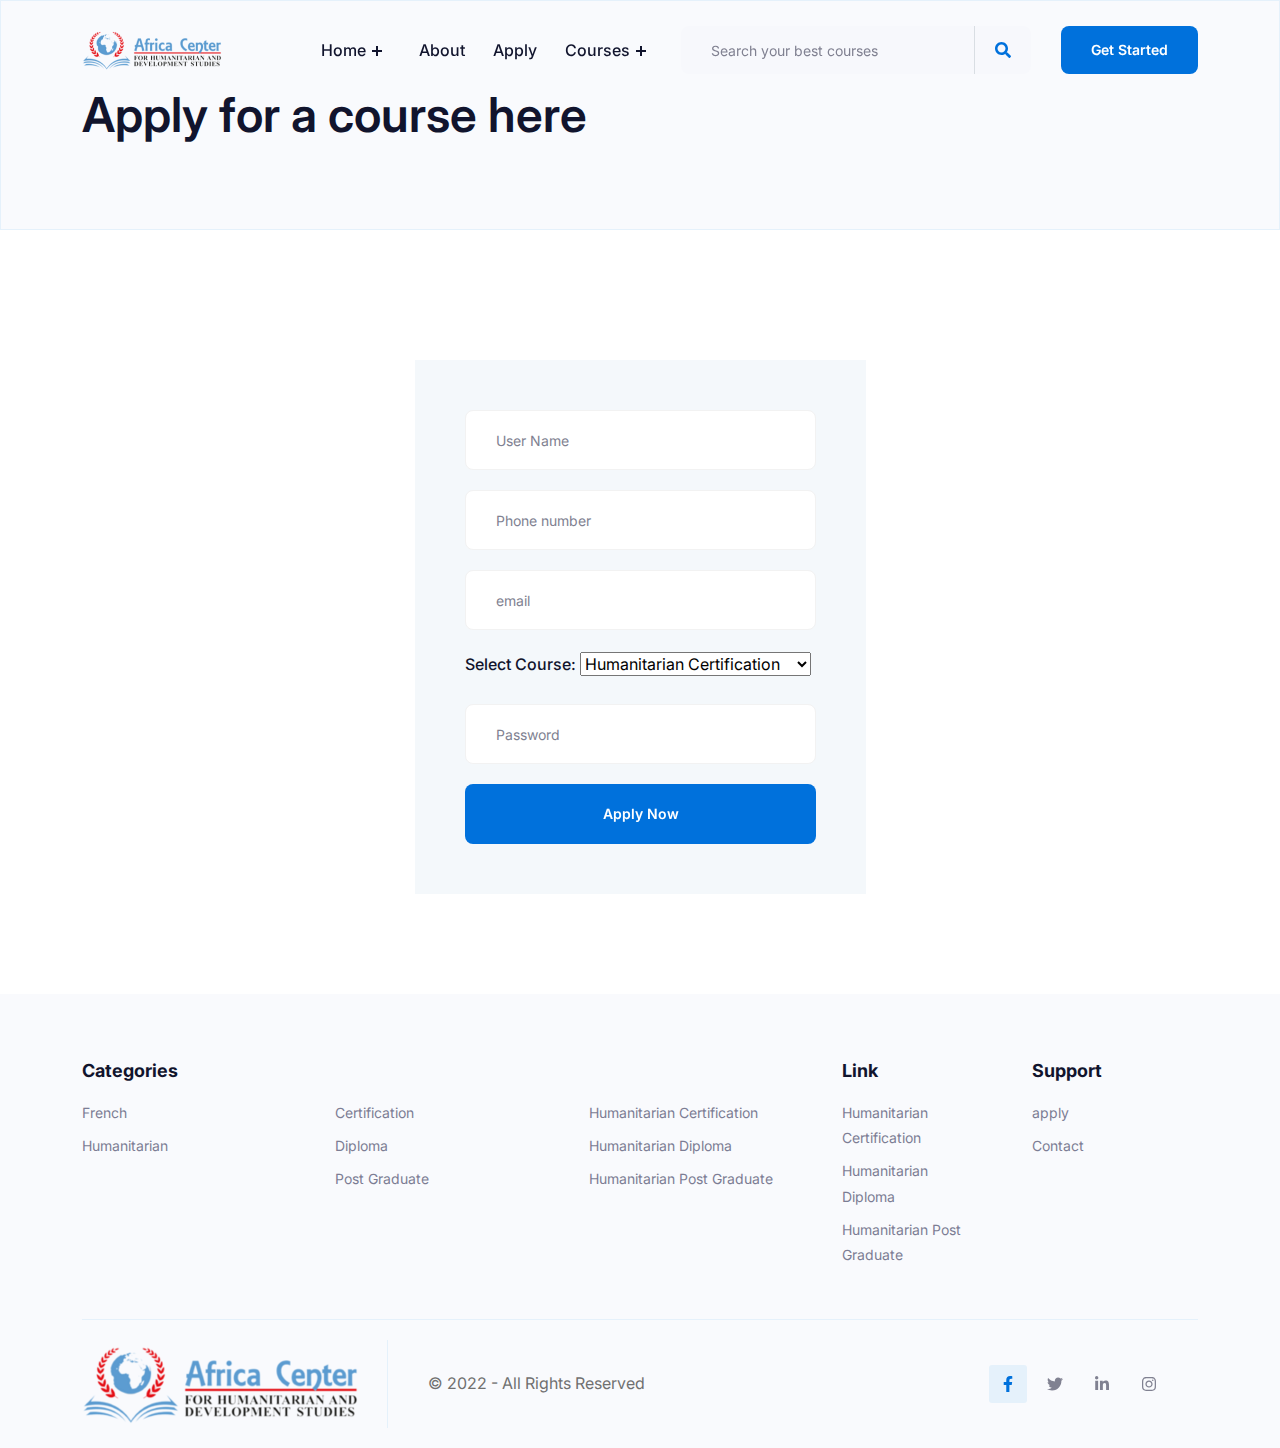
<file: application.html>
<!DOCTYPE html>
<html lang="zxx">

<head>
    <meta http-equiv="Content-Type" content="text/html; charset=UTF-8" />
    <meta name="viewport" content="width=device-width, initial-scale=1.0">
    <meta http-equiv="X-UA-Compatible" content="ie=edge">
    <title>Africa center for humaniterian and development studies</title>
    <!--fivicon icon-->
    <link rel="icon" href="assets/img/fevicon.png">
    <!-- Stylesheet -->
    <link rel="stylesheet" href="assets/css/animate.min.css">
    <link rel="stylesheet" href="assets/css/bootstrap.min.css">
    <link rel="stylesheet" href="assets/css/magnific.min.css">
    <link rel="stylesheet" href="assets/css/nice-select.min.css">
    <link rel="stylesheet" href="assets/css/owl.min.css">
    <link rel="stylesheet" href="assets/css/slick-slide.min.css">
    <link rel="stylesheet" href="assets/css/fontawesome.min.css">
    <link rel="stylesheet" href="assets/css/style.css">
    <link rel="stylesheet" href="assets/css/responsive.css">
    <!--Google Fonts-->
    <link href="//fonts.googleapis.com/css2?family=Inter:wght@300;400;500;600;700;800&display=swap" rel="stylesheet">
</head>

<body class='sc5'>
    <!-- preloader area start -->
    <div class="preloader" id="preloader">
        <div class="preloader-inner">
            <div id="wave1">
            </div>
            <div class="spinner">
                <div class="dot1"></div>
                <div class="dot2"></div>
            </div>
        </div>
    </div>
    <!-- preloader area end -->
    <div class="body-overlay" id="body-overlay"></div>
    <!-- search popup area start -->
    <div class="search-popup" id="search-popup">
        <form action="../../index.html" class="search-form">
            <div class="form-group">
                <input type="text" class="form-control" placeholder="Search.....">
            </div>
            <button type="submit" class="submit-btn"><i class="fa fa-search"></i></button>
        </form>
    </div>
    <!-- //. search Popup -->
    <!-- navbar start -->
    <header class="navbar-area navbar-area-2">
        <nav class="navbar navbar-expand-lg">
            <div class="container nav-container">
                <div class="responsive-mobile-menu">
                    <button class="menu toggle-btn d-block d-lg-none" data-target="#themefie_main_menu" aria-expanded="false" aria-label="Toggle navigation">
                        <span class="icon-left"></span>
                        <span class="icon-right"></span>
                    </button>
                </div>
                <div class="logo">
                    <a class="main-logo" href="../../index.html"><img src="assets/img/logo.png" alt="img"></a>
                </div>
                <div class="nav-right-part nav-right-part-mobile">
                    <ul>
                        <li><a class="search header-search" href="index.html"><i class="fa fa-search"></i></a></li>
                    </ul>
                </div>
                <div class="collapse navbar-collapse" id="themefie_main_menu">
                    <ul class="navbar-nav menu-open text-end">
                        <li class="current-menu-item menu-item-has-children">
                            <a href="#">Home</a>

                        </li>
                        <li>
                            <a href="about.html">About</a>
                        </li>
                        <li>
                            <a href="application.html">Apply</a>
                        </li>
                        <li class="menu-item-has-children">
                            <a>Courses</a>
                            <ul class="sub-menu">
                                <li><a href="courses.html">Certificate</a></li>
                                <li><a href="courses.html">Diploma</a></li>
                                <li><a href="courses.html">Post Graduate</a></li>

                            </ul>
                        </li>

                    </ul>
                </div>
                <div class="nav-right-part nav-right-part-desktop">
                    <ul>
                        <li class="single-input-wrap single-input-wrap-2">
                            <input type="text" placeholder="Search your best courses">
                            <a href="#"><i class="fa fa-search"></i></a>
                        </li>
                        <li>
                            <a href="courses.html" class="btn btn-base">Get Started</a>
                        </li>
                    </ul>
                </div>
            </div>
        </nav>
    </header>
    <!-- navbar end -->

    <!-- breabcrumb Area Start-->

    <!-- breabcrumb Area Start-->
    <section class="breadcrumb-area" style="background-color: #F9FAFD;">
        <div class="container">
            <div class="row justify-content-center">
                <div class="col-lg-12 align-self-center">
                    <h2>Apply for a course here</h2>
                </div>
            </div>
        </div>
    </section>
    <!-- breabcrumb Area End -->

    <!-- breabcrumb Area End -->

    <div class="signin-area pd-top-130 pd-bottom-100">
        <div class="container">
            <div class="row justify-content-center">
                <div class="col-xl-5">
                    <form class="single-signin-form-wrap">
                        <div class="single-input-wrap">
                            <input type="text" placeholder="User Name">
                        </div>
                        <div class="single-input-wrap">
                            <input type="number" placeholder="Phone number">
                        </div>
                        <div class="single-input-wrap">
                            <input type="email" placeholder="email">
                        </div>
                        <div class="single-input-wrap">
                            <label for="Course"> Select Course:</label>

                            <select name="Course" id="Courses">
                                <option value="Humanitarian">Humanitarian Certification</option>
                                <option value="Humanitarian">Humanitarian Diploma</option>
                                <option value="Humanitarian">Humanitarian Post Graduate </option>
                                <option value="French">French Certificate</option>
                                <option value="French">French Dilpoma </option>
                                <option value="French">French Post Graduate</option>
                            </select>
                        </div>
                        <div class="single-input-wrap">
                            <input type="password" placeholder="Password">
                        </div>
                        <div class="btn-wrap">
                            <button class="btn btn-base w-100">Apply Now</button>
                        </div>

                    </form>
                </div>
            </div>
        </div>
    </div>
    <!-- footer area start -->
    <footer class="footer-area">
        <div class="footer-inner">
            <div class="container">
                <div class="row">
                    <div class="col-lg-8 col-md-4 col-sm-6">
                        <div class="footer-widget widget widget_link">
                            <h4 class="widget-title">Categories</h4>
                            <div class="row">
                                <div class="col-lg-4">
                                    <ul class="pe-5">
                                        <li><a href="course-details.html">French</a></li>
                                        <li><a href="course-details.html">Humanitarian </a></li>

                                    </ul>
                                </div>
                                <div class="col-lg-4">
                                    <ul class="pe-5">

                                        <li><a href="courses.html">Certification</a></li>
                                        <li><a href="courses.html">Diploma</a></li>
                                        <li><a href="courses.html">Post Graduate</a></li>
                                    </ul>
                                </div>
                                <div class="col-lg-4">
                                    <ul>
                                        <li><a href="courses.html">Humanitarian Certification</a></li>
                                        <li><a href="courses.html">Humanitarian Diploma</a></li>
                                        <li><a href="courses.html">Humanitarian Post Graduate</a></li>
                                    </ul>
                                </div>
                            </div>
                        </div>
                    </div>
                    <div class="col-lg-2 col-md-4 col-sm-6">
                        <div class="footer-widget widget widget_link">
                            <h4 class="widget-title">Link</h4>
                            <ul class="pe-4">
                                <li><a href="courses.html">Humanitarian Certification</a></li>
                                <li><a href="courses.html">Humanitarian Diploma</a></li>
                                <li><a href="courses.html">Humanitarian Post Graduate</a></li>
                            </ul>
                        </div>
                    </div>
                    <div class="col-lg-2 col-md-4 col-sm-6">
                        <div class="footer-widget widget widget_link">
                            <h4 class="widget-title">Support</h4>
                            <ul class="pe-4">
                                <li><a href="application.html">apply</a></li>
                                <li><a href="contact.html">Contact</a></li>
                            </ul>
                        </div>
                    </div>
                </div>
            </div>
        </div>
        <!--Footer bottom-->
        <div class="container">
            <div class="footer-bottom">
                <div class="row">
                    <div class="col-xl-7 align-self-center">
                        <div class="d-md-flex align-items-center mb-4 mb-xl-0">
                            <div class="logo d-inline-block">
                                <img src="assets/img/logo.png" alt="img">
                            </div>
                            <div class="copyright-area">
                                <p>© 2022 - All Rights Reserved</p>
                            </div>
                        </div>
                    </div>
                    <div class="col-xl-5 align-self-center text-xl-end">
                        <ul class="social-area d-inline-block">
                            <li><a class="active" href="#"><i class="fab fa-facebook-f"></i></a></li>
                            <li><a href="#"><i class="fab fa-twitter"></i></a></li>
                            <li><a href="#"><i class="fab fa-linkedin-in"></i></a></li>
                            <li><a href="#"><i class="fab fa-instagram"></i></a></li>

                        </ul>

                    </div>
                </div>
            </div>
        </div>
        <!--Footer bottom-->
    </footer>
    <!-- footer area end -->
    <!-- back-to-top end -->
    <div class="back-to-top">
        <span class="back-top"><i class="fas fa-angle-double-up"></i></span>
    </div>
    <!-- all plugins here -->
    <script src="assets/js/jquery.3.6.min.js"></script>
    <script src="assets/js/bootstrap.min.js"></script>
    <script src="assets/js/imageloded.min.js"></script>
    <script src="assets/js/counterup.js"></script>
    <script src="assets/js/waypoint.js"></script>
    <script src="assets/js/magnific.min.js"></script>
    <script src="assets/js/isotope.pkgd.min.js"></script>
    <script src="assets/js/nice-select.min.js"></script>
    <script src="assets/js/fontawesome.min.js"></script>
    <script src="assets/js/ripple.js"></script>
    <script src="assets/js/owl.min.js"></script>
    <script src="assets/js/slick-slider.min.js"></script>
    <script src="assets/js/wow.min.js"></script>
    <!-- main js  -->
    <script src="assets/js/main.js"></script>
</body>

</html>
</file>
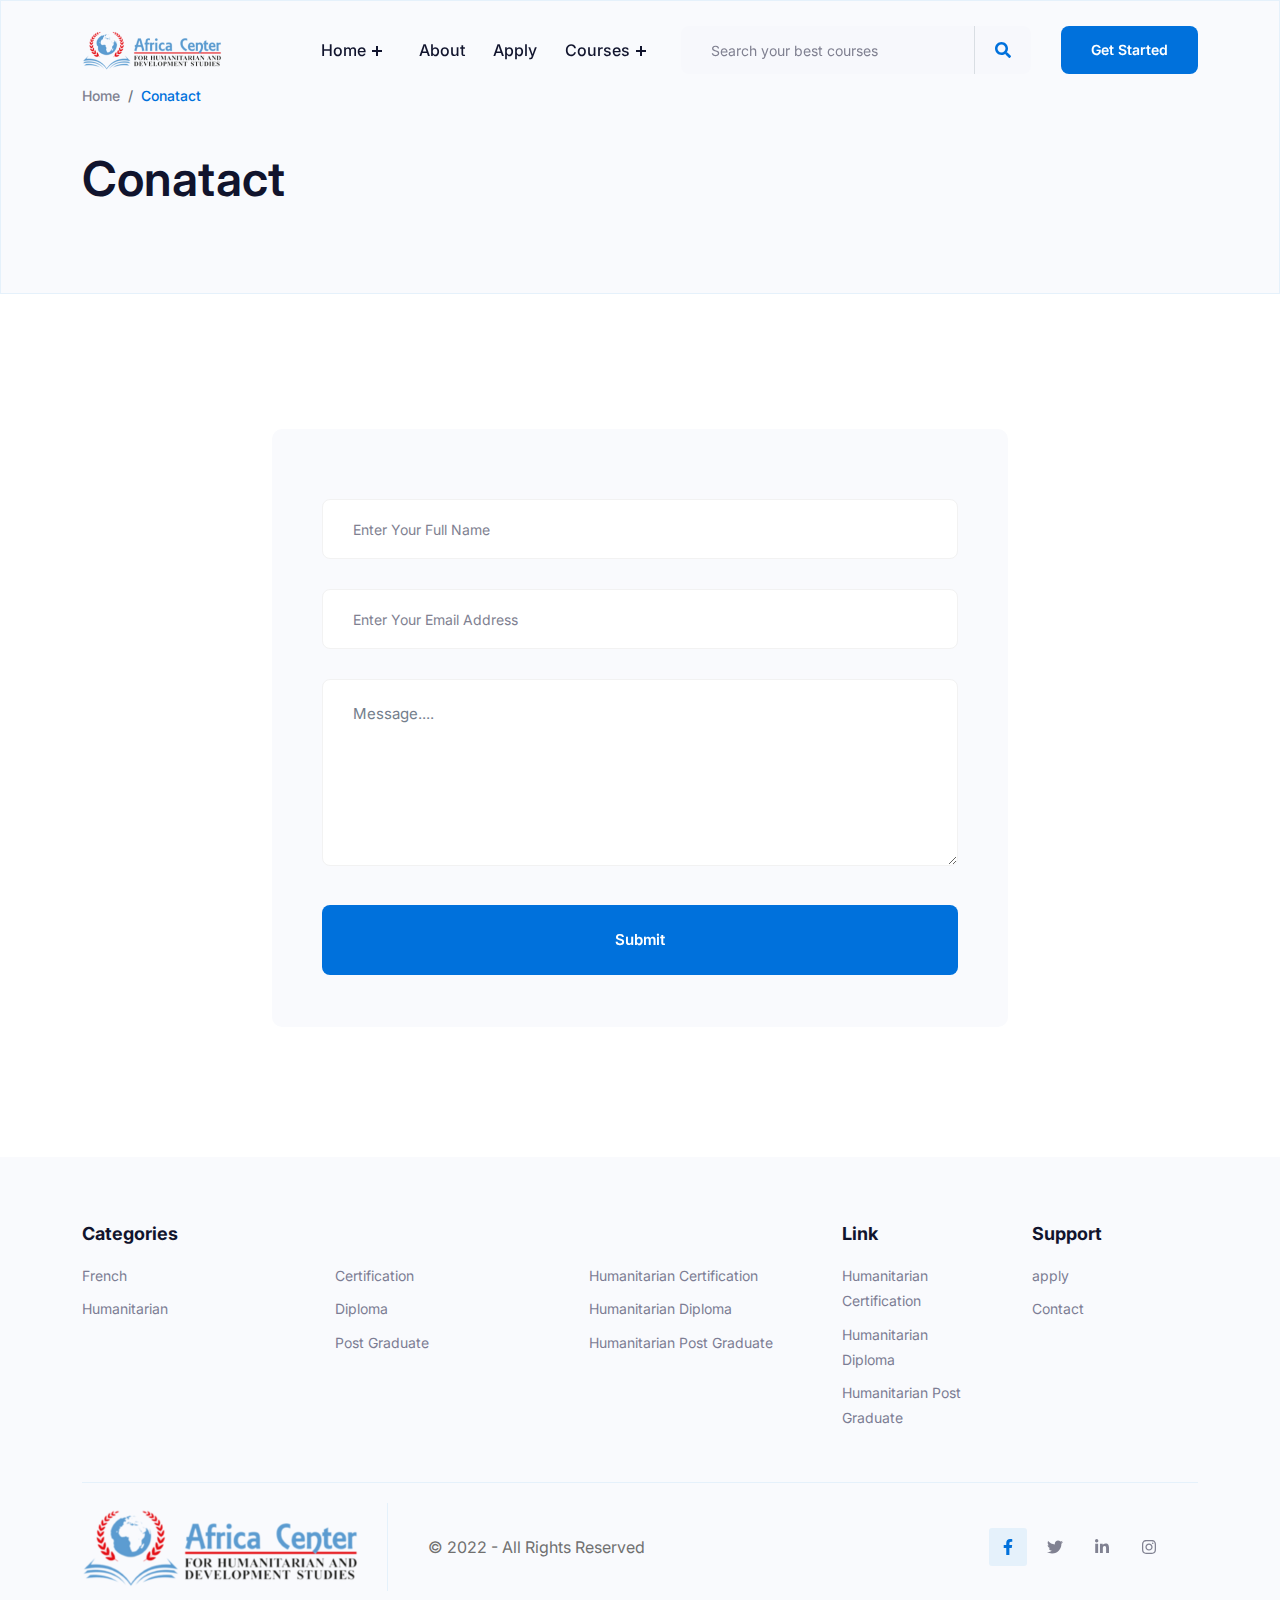
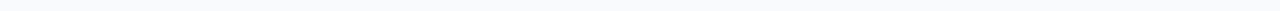
<file: contact.html>
<!DOCTYPE html>
<html lang="zxx">

<head>
    <meta http-equiv="Content-Type" content="text/html; charset=UTF-8" />
    <meta name="viewport" content="width=device-width, initial-scale=1.0">
    <meta http-equiv="X-UA-Compatible" content="ie=edge">
    <title>Africa center for humaniterian and development studies</title>
    <!--fivicon icon-->
    <link rel="icon" href="assets/img/fevicon.png">
    <!-- Stylesheet -->
    <link rel="stylesheet" href="assets/css/animate.min.css">
    <link rel="stylesheet" href="assets/css/bootstrap.min.css">
    <link rel="stylesheet" href="assets/css/magnific.min.css">
    <link rel="stylesheet" href="assets/css/nice-select.min.css">
    <link rel="stylesheet" href="assets/css/owl.min.css">
    <link rel="stylesheet" href="assets/css/slick-slide.min.css">
    <link rel="stylesheet" href="assets/css/fontawesome.min.css">
    <link rel="stylesheet" href="assets/css/style.css">
    <link rel="stylesheet" href="assets/css/responsive.css">
    <!--Google Fonts-->
    <link href="//fonts.googleapis.com/css2?family=Inter:wght@300;400;500;600;700;800&display=swap" rel="stylesheet">
</head>

<body class='sc5'>
    <!-- preloader area start -->
    <div class="preloader" id="preloader">
        <div class="preloader-inner">
            <div id="wave1">
            </div>
            <div class="spinner">
                <div class="dot1"></div>
                <div class="dot2"></div>
            </div>
        </div>
    </div>
    <!-- preloader area end -->
    <div class="body-overlay" id="body-overlay"></div>
    <!-- search popup area start -->
    <div class="search-popup" id="search-popup">
        <form action="../../index.html" class="search-form">
            <div class="form-group">
                <input type="text" class="form-control" placeholder="Search.....">
            </div>
            <button type="submit" class="submit-btn"><i class="fa fa-search"></i></button>
        </form>
    </div>
    <!-- //. search Popup -->
    <!-- navbar start -->
    <header class="navbar-area navbar-area-2">
        <nav class="navbar navbar-expand-lg">
            <div class="container nav-container">
                <div class="responsive-mobile-menu">
                    <button class="menu toggle-btn d-block d-lg-none" data-target="#themefie_main_menu" aria-expanded="false" aria-label="Toggle navigation">
                        <span class="icon-left"></span>
                        <span class="icon-right"></span>
                    </button>
                </div>
                <div class="logo">
                    <a class="main-logo" href="../../index.html"><img src="assets/img/logo.png" alt="img"></a>
                </div>
                <div class="nav-right-part nav-right-part-mobile">
                    <ul>
                        <li><a class="search header-search" href="index.html"><i class="fa fa-search"></i></a></li>
                    </ul>
                </div>
                <div class="collapse navbar-collapse" id="themefie_main_menu">
                    <ul class="navbar-nav menu-open text-end">
                        <li class="current-menu-item menu-item-has-children">
                            <a href="#">Home</a>

                        </li>
                        <li>
                            <a href="about.html">About</a>
                        </li>
                        <li>
                            <a href="application.html">Apply</a>
                        </li>
                        <li class="menu-item-has-children">
                            <a>Courses</a>
                            <ul class="sub-menu">
                                <li><a href="courses.html">Certificate</a></li>
                                <li><a href="courses.html">Diploma</a></li>
                                <li><a href="courses.html">Post Graduate</a></li>

                            </ul>
                        </li>

                    </ul>
                </div>
                <div class="nav-right-part nav-right-part-desktop">
                    <ul>
                        <li class="single-input-wrap single-input-wrap-2">
                            <input type="text" placeholder="Search your best courses">
                            <a href="#"><i class="fa fa-search"></i></a>
                        </li>
                        <li>
                            <a href="courses.html" class="btn btn-base">Get Started</a>
                        </li>
                    </ul>
                </div>
            </div>
        </nav>
    </header>
    <!-- navbar end -->


    <!-- breabcrumb Area Start-->
    <section class="breadcrumb-area" style="background-color: #F9FAFD;">
        <div class="container">
            <div class="row justify-content-center">
                <div class="col-lg-12 align-self-center">
                    <ul class="breadcrumb">
                        <li class="breadcrumb-item"><a href="home-2.html">Home</a></li>
                        <li class="breadcrumb-item active" aria-current="page">Conatact</li>
                    </ul>
                    <h2>Conatact</h2>
                </div>
            </div>
        </div>
    </section>
    <!-- breabcrumb Area End -->

    <!-- zoom courses Area Start-->
    <section class="zoom-courses-area pd-top-135 pd-bottom-130">
        <div class="container">
            <div class="row justify-content-center">
                <div class="col-lg-8">
                    <div class="contact-inner">
                        <form class="contact-form">
                            <div class="single-input-wrap">
                                <input type="text" placeholder="Enter Your Full Name">
                            </div>
                            <div class="single-input-wrap">
                                <input type="text" placeholder="Enter Your Email Address">
                            </div>
                            <div class="single-input-wrap">
                                <textarea rows="5" placeholder="Message...."></textarea>
                            </div>
                            <button type="submit" class="btn btn-base w-100">Submit</button>
                        </form>
                    </div>
                </div>
            </div>
        </div>
    </section>
    <!-- zoom courses Area End -->
    <!-- footer area start -->
    <footer class="footer-area">
        <div class="footer-inner">
            <div class="container">
                <div class="row">
                    <div class="col-lg-8 col-md-4 col-sm-6">
                        <div class="footer-widget widget widget_link">
                            <h4 class="widget-title">Categories</h4>
                            <div class="row">
                                <div class="col-lg-4">
                                    <ul class="pe-5">
                                        <li><a href="course-details.html">French</a></li>
                                        <li><a href="course-details.html">Humanitarian </a></li>

                                    </ul>
                                </div>
                                <div class="col-lg-4">
                                    <ul class="pe-5">

                                        <li><a href="courses.html">Certification</a></li>
                                        <li><a href="courses.html">Diploma</a></li>
                                        <li><a href="courses.html">Post Graduate</a></li>
                                    </ul>
                                </div>
                                <div class="col-lg-4">
                                    <ul>
                                        <li><a href="courses.html">Humanitarian Certification</a></li>
                                        <li><a href="courses.html">Humanitarian Diploma</a></li>
                                        <li><a href="courses.html">Humanitarian Post Graduate</a></li>
                                    </ul>
                                </div>
                            </div>
                        </div>
                    </div>
                    <div class="col-lg-2 col-md-4 col-sm-6">
                        <div class="footer-widget widget widget_link">
                            <h4 class="widget-title">Link</h4>
                            <ul class="pe-4">
                                <li><a href="courses.html">Humanitarian Certification</a></li>
                                <li><a href="courses.html">Humanitarian Diploma</a></li>
                                <li><a href="courses.html">Humanitarian Post Graduate</a></li>
                            </ul>
                        </div>
                    </div>
                    <div class="col-lg-2 col-md-4 col-sm-6">
                        <div class="footer-widget widget widget_link">
                            <h4 class="widget-title">Support</h4>
                            <ul class="pe-4">
                                <li><a href="application.html">apply</a></li>
                                <li><a href="contact.html">Contact</a></li>
                            </ul>
                        </div>
                    </div>
                </div>
            </div>
        </div>
        <!--Footer bottom-->
        <div class="container">
            <div class="footer-bottom">
                <div class="row">
                    <div class="col-xl-7 align-self-center">
                        <div class="d-md-flex align-items-center mb-4 mb-xl-0">
                            <div class="logo d-inline-block">
                                <img src="assets/img/logo.png" alt="img">
                            </div>
                            <div class="copyright-area">
                                <p>© 2022 - All Rights Reserved</p>
                            </div>
                        </div>
                    </div>
                    <div class="col-xl-5 align-self-center text-xl-end">
                        <ul class="social-area d-inline-block">
                            <li><a class="active" href="#"><i class="fab fa-facebook-f"></i></a></li>
                            <li><a href="#"><i class="fab fa-twitter"></i></a></li>
                            <li><a href="#"><i class="fab fa-linkedin-in"></i></a></li>
                            <li><a href="#"><i class="fab fa-instagram"></i></a></li>

                        </ul>

                    </div>
                </div>
            </div>
        </div>
        <!--Footer bottom-->
    </footer>
    <!-- footer area end -->
    <!-- back-to-top end -->
    <div class="back-to-top">
        <span class="back-top"><i class="fas fa-angle-double-up"></i></span>
    </div>
    <!-- all plugins here -->
    <script src="assets/js/jquery.3.6.min.js"></script>
    <script src="assets/js/bootstrap.min.js"></script>
    <script src="assets/js/imageloded.min.js"></script>
    <script src="assets/js/counterup.js"></script>
    <script src="assets/js/waypoint.js"></script>
    <script src="assets/js/magnific.min.js"></script>
    <script src="assets/js/isotope.pkgd.min.js"></script>
    <script src="assets/js/nice-select.min.js"></script>
    <script src="assets/js/fontawesome.min.js"></script>
    <script src="assets/js/ripple.js"></script>
    <script src="assets/js/owl.min.js"></script>
    <script src="assets/js/slick-slider.min.js"></script>
    <script src="assets/js/wow.min.js"></script>
    <!-- main js  -->
    <script src="assets/js/main.js"></script>
</body>

</html>
</file>
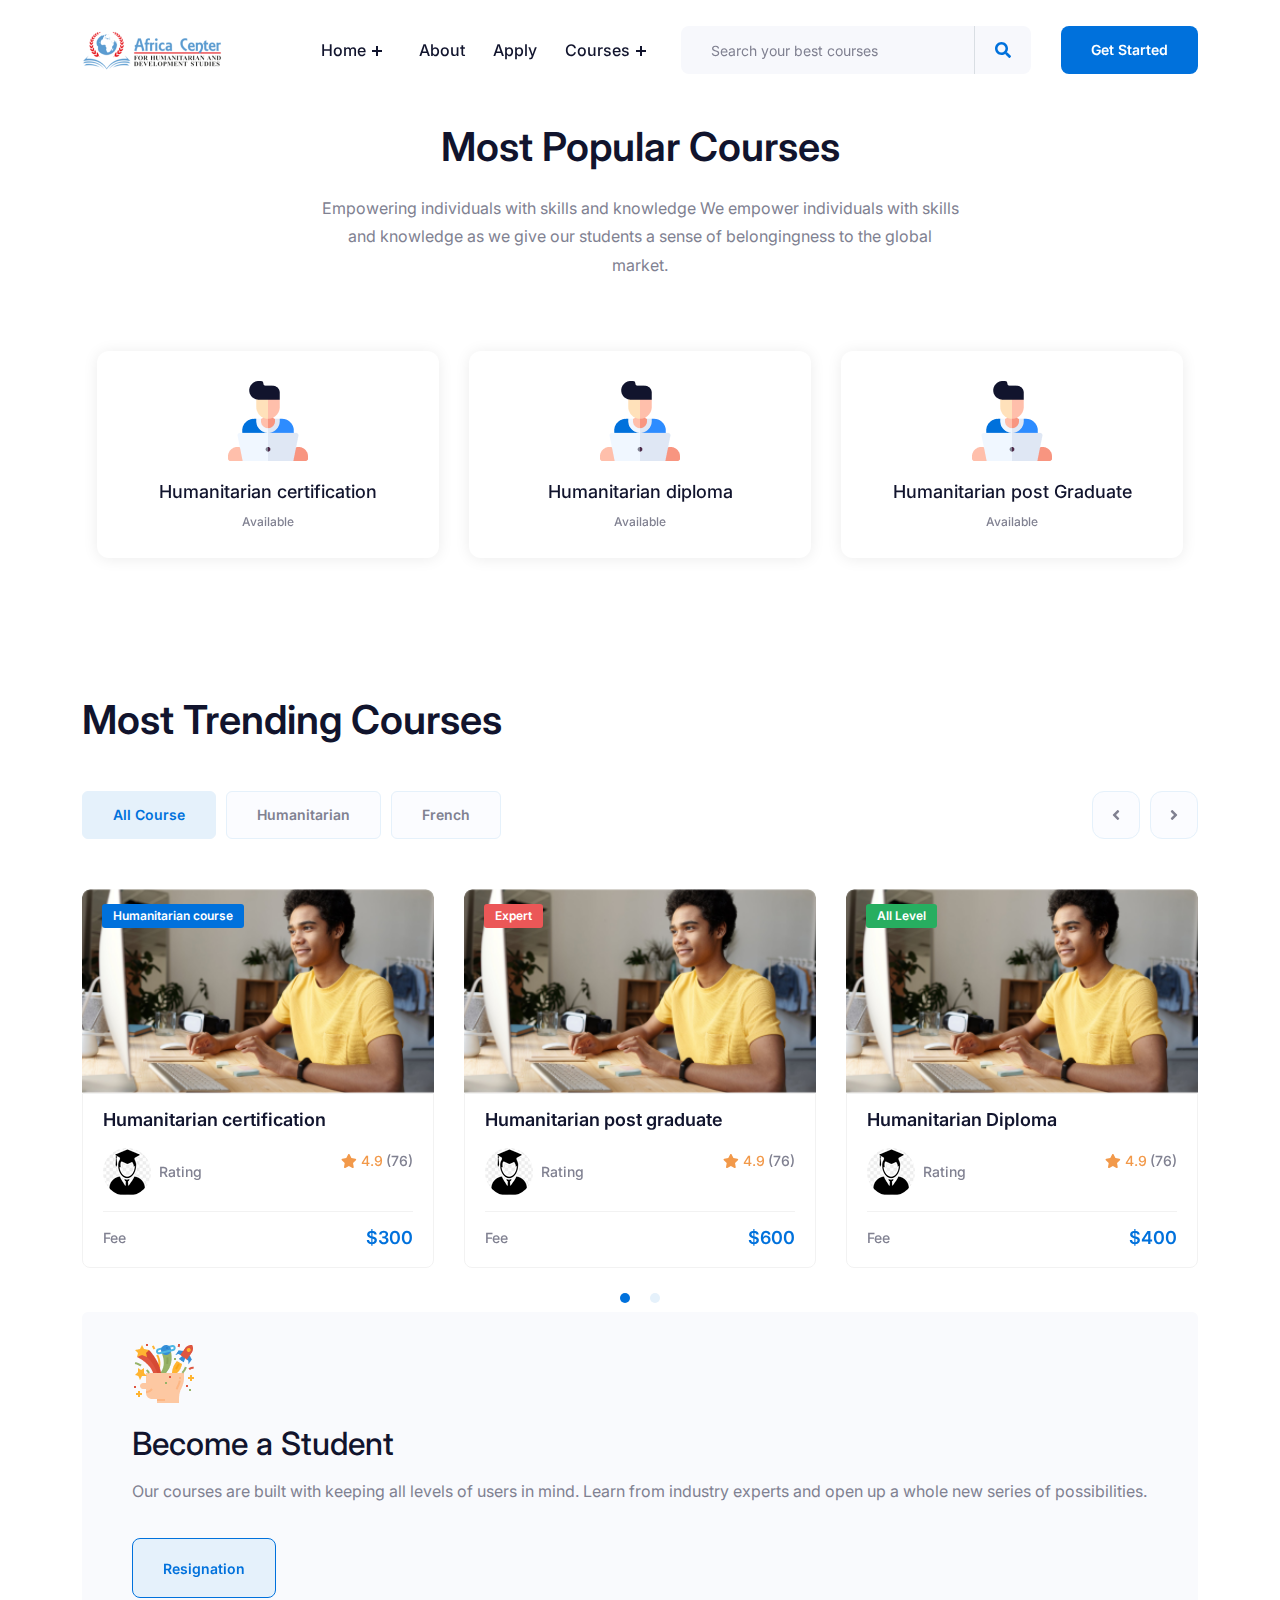
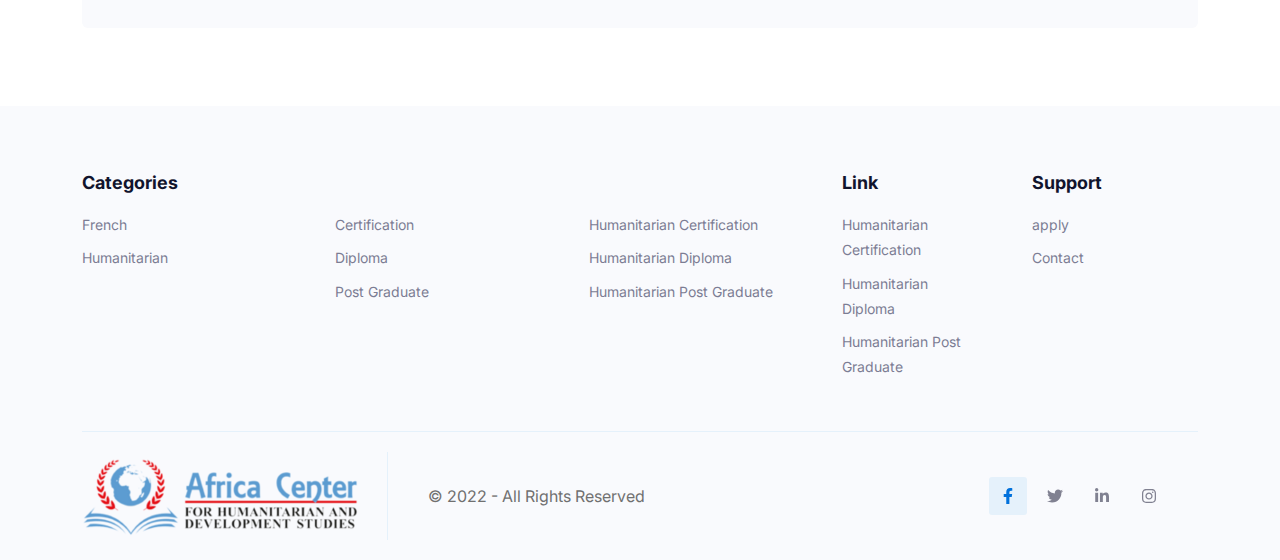
<file: courses.html>
<!DOCTYPE html>
<html lang="zxx">

<head>
    <meta http-equiv="Content-Type" content="text/html; charset=UTF-8" />
    <meta name="viewport" content="width=device-width, initial-scale=1.0">
    <meta http-equiv="X-UA-Compatible" content="ie=edge">
    <title>Africa center for humaniterian and development studies</title>
    <!--fivicon icon-->
    <link rel="icon" href="assets/img/fevicon.png">
    <!-- Stylesheet -->
    <link rel="stylesheet" href="assets/css/animate.min.css">
    <link rel="stylesheet" href="assets/css/bootstrap.min.css">
    <link rel="stylesheet" href="assets/css/magnific.min.css">
    <link rel="stylesheet" href="assets/css/nice-select.min.css">
    <link rel="stylesheet" href="assets/css/owl.min.css">
    <link rel="stylesheet" href="assets/css/slick-slide.min.css">
    <link rel="stylesheet" href="assets/css/fontawesome.min.css">
    <link rel="stylesheet" href="assets/css/style.css">
    <link rel="stylesheet" href="assets/css/responsive.css">
    <!--Google Fonts-->
    <link href="//fonts.googleapis.com/css2?family=Inter:wght@300;400;500;600;700;800&display=swap" rel="stylesheet">
</head>

<body class='sc5'>
    <!-- preloader area start -->
    <div class="preloader" id="preloader">
        <div class="preloader-inner">
            <div id="wave1">
            </div>
            <div class="spinner">
                <div class="dot1"></div>
                <div class="dot2"></div>
            </div>
        </div>
    </div>
    <!-- preloader area end -->
    <div class="body-overlay" id="body-overlay"></div>
    <!-- search popup area start -->
    <div class="search-popup" id="search-popup">
        <form action="../../index.html" class="search-form">
            <div class="form-group">
                <input type="text" class="form-control" placeholder="Search.....">
            </div>
            <button type="submit" class="submit-btn"><i class="fa fa-search"></i></button>
        </form>
    </div>
    <!-- //. search Popup -->
    <!-- navbar start -->
    <header class="navbar-area navbar-area-2">
        <nav class="navbar navbar-expand-lg">
            <div class="container nav-container">
                <div class="responsive-mobile-menu">
                    <button class="menu toggle-btn d-block d-lg-none" data-target="#themefie_main_menu" aria-expanded="false" aria-label="Toggle navigation">
                        <span class="icon-left"></span>
                        <span class="icon-right"></span>
                    </button>
                </div>
                <div class="logo">
                    <a class="main-logo" href="../../index.html"><img src="assets/img/logo.png" alt="img"></a>
                </div>
                <div class="nav-right-part nav-right-part-mobile">
                    <ul>
                        <li><a class="search header-search" href="index.html"><i class="fa fa-search"></i></a></li>
                    </ul>
                </div>
                <div class="collapse navbar-collapse" id="themefie_main_menu">
                    <ul class="navbar-nav menu-open text-end">
                        <li class="current-menu-item menu-item-has-children">
                            <a href="#">Home</a>

                        </li>
                        <li>
                            <a href="about.html">About</a>
                        </li>
                        <li>
                            <a href="application.html">Apply</a>
                        </li>
                        <li class="menu-item-has-children">
                            <a>Courses</a>
                            <ul class="sub-menu">
                                <li><a href="courses.html">Certificate</a></li>
                                <li><a href="courses.html">Diploma</a></li>
                                <li><a href="courses.html">Post Graduate</a></li>

                            </ul>
                        </li>

                    </ul>
                </div>
                <div class="nav-right-part nav-right-part-desktop">
                    <ul>
                        <li class="single-input-wrap single-input-wrap-2">
                            <input type="text" placeholder="Search your best courses">
                            <a href="#"><i class="fa fa-search"></i></a>
                        </li>
                        <li>
                            <a href="courses.html" class="btn btn-base">Get Started</a>
                        </li>
                    </ul>
                </div>
            </div>
        </nav>
    </header>
    <!-- navbar end -->
    <!-- intro Area Start-->
    <div class="category-area pd-top-120 pd-bottom-120">
        <div class="container">
            <div class="row justify-content-center">
                <div class="col-lg-7">
                    <div class="section-title text-center">
                        <h2>Most Popular Courses</h2>
                        <p>Empowering individuals with skills and knowledge We empower individuals with skills and knowledge as we give our students a sense of belongingness to the global market.</p>
                    </div>
                </div>
            </div>
            <div class="intro-area-2 intro-area-3">
                <div class="row justify-content-center">
                    <div class="col-lg-12">
                        <div class="intro-slider owl-carousel">
                            <div class="item">
                                <div class="single-intro-wrap">
                                    <div class="thumb">
                                        <img src="assets/img/intro/002.png" alt="img">
                                    </div>
                                    <div class="wrap-details">
                                        <h6><a href="#">Humanitarian certification</a></h6>
                                        <p>Available</p>
                                    </div>
                                </div>
                            </div>
                            <div class="item">
                                <div class="single-intro-wrap">
                                    <div class="thumb">
                                        <img src="assets/img/intro/002.png" alt="img">
                                    </div>
                                    <div class="wrap-details">
                                        <h6><a href="#">Humanitarian diploma</a></h6>
                                        <p>Available</p>
                                    </div>
                                </div>
                            </div>
                            <div class="item">
                                <div class="single-intro-wrap">
                                    <div class="thumb">
                                        <img src="assets/img/intro/002.png" alt="img">
                                    </div>
                                    <div class="wrap-details">
                                        <h6><a href="#">Humanitarian post Graduate</a></h6>
                                        <p>Available</p>
                                    </div>
                                </div>
                            </div>
                            <div class="item">
                                <div class="single-intro-wrap">
                                    <div class="thumb">
                                        <img src="assets/img/intro/002.png" alt="img">
                                    </div>
                                    <div class="wrap-details">
                                        <h6><a href="#">French certification</a></h6>
                                        <p>236 Course Available</p>
                                    </div>
                                </div>
                            </div>
                            <div class="item">
                                <div class="single-intro-wrap">
                                    <div class="thumb">
                                        <img src="assets/img/intro/002.png" alt="img">
                                    </div>
                                    <div class="wrap-details">
                                        <h6><a href="#">French degree</a></h6>
                                        <p>Available</p>
                                    </div>
                                </div>
                            </div>
                        </div>
                    </div>
                </div>
            </div>
        </div>
    </div>
    <!-- intro Area End -->
    <!-- trending courses Area Start-->
    <section class="trending-courses-area">
        <div class="container">
            <div class="row">
                <div class="col-lg-12">
                    <div class="section-title">
                        <h2>Most Trending Courses</h2>
                    </div>
                </div>
                <div class="col-lg-12">
                    <ul class="edl-nav nav nav-pills">
                        <li class="nav-item">
                            <button class="nav-link active" id="pills-1-tab" data-bs-toggle="pill" data-bs-target="#pills-1">All Course</button>
                        </li>
                        <li class="nav-item">
                            <button class="nav-link" id="pills-2-tab" data-bs-toggle="pill" data-bs-target="#pills-2">Humanitarian</button>
                        </li>
                        <li class="nav-item">
                            <button class="nav-link" id="pills-3-tab" data-bs-toggle="pill" data-bs-target="#pills-3">French</button>
                        </li>

                    </ul>
                    <div class="tab-content">
                        <div class="tab-pane fade show active" id="pills-1">
                            <div class="course-slider owl-carousel">
                                <div class="item">
                                    <div class="single-course-wrap">
                                        <div class="thumb">
                                            <a href="#" class="cat cat-blue">Humanitarian course</a>
                                            <img src="assets/img/course/1.png" alt="img">
                                        </div>
                                        <div class="wrap-details">
                                            <h6><a href="#">Humanitarian certification</a></h6>
                                            <div class="user-area">
                                                <div class="user-details">
                                                    <img src="assets/img/author/1.png" alt="img">
                                                    <a href="#">Rating</a>
                                                </div>
                                                <div class="user-rating">
                                                    <span><i class="fa fa-star"></i>
                                                        4.9</span>(76)
                                                </div>
                                            </div>
                                            <div class="price-wrap">
                                                <div class="row align-items-center">
                                                    <div class="col-6">
                                                        <a href="#">Fee</a>
                                                    </div>
                                                    <div class="col-6 text-end">
                                                        <div class="price">$300</div>
                                                    </div>
                                                </div>
                                            </div>
                                        </div>
                                    </div>
                                </div>
                                <div class="item">
                                    <div class="single-course-wrap">
                                        <div class="thumb">
                                            <a href="#" class="cat cat-red">Expert</a>
                                            <img src="assets/img/course/1.png" alt="img">
                                        </div>
                                        <div class="wrap-details">
                                            <h6><a href="#">Humanitarian post graduate</a></h6>
                                            <div class="user-area">
                                                <div class="user-details">
                                                    <img src="assets/img/author/1.png" alt="img">
                                                    <a href="#">Rating</a>
                                                </div>
                                                <div class="user-rating">
                                                    <span><i class="fa fa-star"></i>
                                                        4.9</span>(76)
                                                </div>
                                            </div>
                                            <div class="price-wrap">
                                                <div class="row align-items-center">
                                                    <div class="col-6">
                                                        <a href="#">Fee</a>
                                                    </div>
                                                    <div class="col-6 text-end">
                                                        <div class="price">$600</div>
                                                    </div>
                                                </div>
                                            </div>
                                        </div>
                                    </div>
                                </div>
                                <div class="item">
                                    <div class="single-course-wrap">
                                        <div class="thumb">
                                            <a href="#" class="cat cat-green">All Level</a>
                                            <img src="assets/img/course/1.png" alt="img">
                                        </div>
                                        <div class="wrap-details">
                                            <h6><a href="#">Humanitarian Diploma</a></h6>
                                            <div class="user-area">
                                                <div class="user-details">
                                                    <img src="assets/img/author/1.png" alt="img">
                                                    <a href="#">Rating</a>
                                                </div>
                                                <div class="user-rating">
                                                    <span><i class="fa fa-star"></i>
                                                        4.9</span>(76)
                                                </div>
                                            </div>
                                            <div class="price-wrap">
                                                <div class="row align-items-center">
                                                    <div class="col-6">
                                                        <a href="#">Fee</a>
                                                    </div>
                                                    <div class="col-6 text-end">
                                                        <div class="price">$400</div>
                                                    </div>
                                                </div>
                                            </div>
                                        </div>
                                    </div>
                                </div>
                                <div class="item">
                                    <div class="single-course-wrap">
                                        <div class="thumb">
                                            <a href="#" class="cat cat-blue">Beginner</a>
                                            <img src="assets/img/course/1.png" alt="img">
                                        </div>
                                        <div class="wrap-details">
                                            <h6><a href="#">French certification</a></h6>
                                            <div class="user-area">
                                                <div class="user-details">
                                                    <img src="assets/img/author/1.png" alt="img">
                                                    <a href="#">Rating</a>
                                                </div>
                                                <div class="user-rating">
                                                    <span><i class="fa fa-star"></i>
                                                        4.9</span>(76)
                                                </div>
                                            </div>
                                            <div class="price-wrap">
                                                <div class="row align-items-center">
                                                    <div class="col-6">
                                                        <a href="#">Fee</a>
                                                    </div>
                                                    <div class="col-6 text-end">
                                                        <div class="price">$300</div>
                                                    </div>
                                                </div>
                                            </div>
                                        </div>
                                    </div>
                                </div>
                            </div>
                        </div>
                        <div class="tab-pane fade" id="pills-2">
                            <div class="course-slider owl-carousel">
                                <div class="item">
                                    <div class="single-course-wrap">
                                        <div class="thumb">
                                            <a href="#" class="cat cat-blue">Beginner</a>
                                            <img src="assets/img/course/1.png" alt="img">
                                        </div>
                                        <div class="wrap-details">
                                            <h6><a href="#">Humanitarian diploma</a></h6>
                                            <div class="user-area">
                                                <div class="user-details">
                                                    <img src="assets/img/author/1.png" alt="img">
                                                    <a href="#">Rating</a>
                                                </div>
                                                <div class="user-rating">
                                                    <span><i class="fa fa-star"></i>
                                                        4.9</span>(76)
                                                </div>
                                            </div>
                                            <div class="price-wrap">
                                                <div class="row align-items-center">
                                                    <div class="col-6">
                                                        <a href="#">Fee</a>
                                                    </div>
                                                    <div class="col-6 text-end">
                                                        <div class="price">$400</div>
                                                    </div>
                                                </div>
                                            </div>
                                        </div>
                                    </div>
                                </div>
                                <div class="item">
                                    <div class="single-course-wrap">
                                        <div class="thumb">
                                            <a href="#" class="cat cat-red">Expert</a>
                                            <img src="assets/img/course/1.png" alt="img">
                                        </div>
                                        <div class="wrap-details">
                                            <h6><a href="#">Humanitarian certification </a></h6>
                                            <div class="user-area">
                                                <div class="user-details">
                                                    <img src="assets/img/author/1.png" alt="img">
                                                    <a href="#">Rating</a>
                                                </div>
                                                <div class="user-rating">
                                                    <span><i class="fa fa-star"></i>
                                                        4.9</span>(76)
                                                </div>
                                            </div>
                                            <div class="price-wrap">
                                                <div class="row align-items-center">
                                                    <div class="col-6">
                                                        <a href="#">Fee</a>
                                                    </div>
                                                    <div class="col-6 text-end">
                                                        <div class="price">$300</div>
                                                    </div>
                                                </div>
                                            </div>
                                        </div>
                                    </div>
                                </div>
                                <div class="item">
                                    <div class="single-course-wrap">
                                        <div class="thumb">
                                            <a href="#" class="cat cat-green">All Level</a>
                                            <img src="assets/img/course/1.png" alt="img">
                                        </div>
                                        <div class="wrap-details">
                                            <h6><a href="#">Humanitarian post graduate</a></h6>
                                            <div class="user-area">
                                                <div class="user-details">
                                                    <img src="assets/img/author/1.png" alt="img">
                                                    <a href="#">Rating</a>
                                                </div>
                                                <div class="user-rating">
                                                    <span><i class="fa fa-star"></i>
                                                        4.9</span>(76)
                                                </div>
                                            </div>
                                            <div class="price-wrap">
                                                <div class="row align-items-center">
                                                    <div class="col-6">
                                                        <a href="#">Fee</a>
                                                    </div>
                                                    <div class="col-6 text-end">
                                                        <div class="price">$500</div>
                                                    </div>
                                                </div>
                                            </div>
                                        </div>
                                    </div>
                                </div>

                            </div>
                        </div>
                        <div class="tab-pane fade" id="pills-3">
                            <div class="course-slider owl-carousel">
                                <div class="item">
                                    <div class="single-course-wrap">
                                        <div class="thumb">
                                            <a href="#" class="cat cat-blue">Beginner</a>
                                            <img src="assets/img/course/1.png" alt="img">
                                        </div>
                                        <div class="wrap-details">
                                            <h6><a href="#">French certification</a></h6>
                                            <div class="user-area">
                                                <div class="user-details">
                                                    <img src="assets/img/author/1.png" alt="img">
                                                    <a href="#">Rating</a>
                                                </div>
                                                <div class="user-rating">
                                                    <span><i class="fa fa-star"></i>
                                                        4.9</span>(76)
                                                </div>
                                            </div>
                                            <div class="price-wrap">
                                                <div class="row align-items-center">
                                                    <div class="col-6">
                                                        <a href="#">Fee</a>
                                                    </div>
                                                    <div class="col-6 text-end">
                                                        <div class="price">$300</div>
                                                    </div>
                                                </div>
                                            </div>
                                        </div>
                                    </div>
                                </div>
                                <div class="item">
                                    <div class="single-course-wrap">
                                        <div class="thumb">
                                            <a href="#" class="cat cat-red">Expert</a>
                                            <img src="assets/img/course/1.png" alt="img">
                                        </div>
                                        <div class="wrap-details">
                                            <h6><a href="#">French Diploma</a></h6>
                                            <div class="user-area">
                                                <div class="user-details">
                                                    <img src="assets/img/author/1.png" alt="img">
                                                    <a href="#">Rating</a>
                                                </div>
                                                <div class="user-rating">
                                                    <span><i class="fa fa-star"></i>
                                                        4.9</span>(76)
                                                </div>
                                            </div>
                                            <div class="price-wrap">
                                                <div class="row align-items-center">
                                                    <div class="col-6">
                                                        <a href="#">Fee</a>
                                                    </div>
                                                    <div class="col-6 text-end">
                                                        <div class="price">$400</div>
                                                    </div>
                                                </div>
                                            </div>
                                        </div>
                                    </div>
                                </div>
                                <div class="item">
                                    <div class="single-course-wrap">
                                        <div class="thumb">
                                            <a href="#" class="cat cat-green">All Level</a>
                                            <img src="assets/img/course/1.png" alt="img">
                                        </div>
                                        <div class="wrap-details">
                                            <h6><a href="#">Advanced French</a></h6>
                                            <div class="user-area">
                                                <div class="user-details">
                                                    <img src="assets/img/author/1.png" alt="img">
                                                    <a href="#">Rating</a>
                                                </div>
                                                <div class="user-rating">
                                                    <span><i class="fa fa-star"></i>
                                                        4.9</span>(76)
                                                </div>
                                            </div>
                                            <div class="price-wrap">
                                                <div class="row align-items-center">
                                                    <div class="col-6">
                                                        <a href="#">Fee</a>
                                                    </div>
                                                    <div class="col-6 text-end">
                                                        <div class="price">$600</div>
                                                    </div>
                                                </div>
                                            </div>
                                        </div>
                                    </div>
                                </div>

                            </div>
                        </div>

                    </div>
                </div>
            </div>
        </div>
    </section>
    <!-- trending courses Area End -->

    <!-- about Area Start-->
    <section class="about-area pb-5">
        <div class="container">
            <div class="row justify-content-center">

                <div class="col-lg-12">
                    <div class="single-about-wrap">
                        <div class="thumb">
                            <img src="assets/img/intro/brain.png" alt="img">
                        </div>
                        <div class="wrap-details">
                            <h3><a href="#">Become a Student</a></h3>
                            <p>Our courses are built with keeping all levels of users in mind. Learn from industry experts and open up a whole new series of possibilities.</p>
                            <a class="btn btn-base-light-border" href="#">Resignation</a>
                        </div>
                    </div>
                </div>
            </div>
        </div>
    </section>
    <!-- about Area End -->
    <!-- footer area start -->
    <footer class="footer-area">
        <div class="footer-inner">
            <div class="container">
                <div class="row">
                    <div class="col-lg-8 col-md-4 col-sm-6">
                        <div class="footer-widget widget widget_link">
                            <h4 class="widget-title">Categories</h4>
                            <div class="row">
                                <div class="col-lg-4">
                                    <ul class="pe-5">
                                        <li><a href="course-details.html">French</a></li>
                                        <li><a href="course-details.html">Humanitarian </a></li>

                                    </ul>
                                </div>
                                <div class="col-lg-4">
                                    <ul class="pe-5">

                                        <li><a href="courses.html">Certification</a></li>
                                        <li><a href="courses.html">Diploma</a></li>
                                        <li><a href="courses.html">Post Graduate</a></li>
                                    </ul>
                                </div>
                                <div class="col-lg-4">
                                    <ul>
                                        <li><a href="courses.html">Humanitarian Certification</a></li>
                                        <li><a href="courses.html">Humanitarian Diploma</a></li>
                                        <li><a href="courses.html">Humanitarian Post Graduate</a></li>
                                    </ul>
                                </div>
                            </div>
                        </div>
                    </div>
                    <div class="col-lg-2 col-md-4 col-sm-6">
                        <div class="footer-widget widget widget_link">
                            <h4 class="widget-title">Link</h4>
                            <ul class="pe-4">
                                <li><a href="courses.html">Humanitarian Certification</a></li>
                                <li><a href="courses.html">Humanitarian Diploma</a></li>
                                <li><a href="courses.html">Humanitarian Post Graduate</a></li>
                            </ul>
                        </div>
                    </div>
                    <div class="col-lg-2 col-md-4 col-sm-6">
                        <div class="footer-widget widget widget_link">
                            <h4 class="widget-title">Support</h4>
                            <ul class="pe-4">
                                <li><a href="application.html">apply</a></li>
                                <li><a href="contact.html">Contact</a></li>
                            </ul>
                        </div>
                    </div>
                </div>
            </div>
        </div>
        <!--Footer bottom-->
        <div class="container">
            <div class="footer-bottom">
                <div class="row">
                    <div class="col-xl-7 align-self-center">
                        <div class="d-md-flex align-items-center mb-4 mb-xl-0">
                            <div class="logo d-inline-block">
                                <img src="assets/img/logo.png" alt="img">
                            </div>
                            <div class="copyright-area">
                                <p>© 2022 - All Rights Reserved</p>
                            </div>
                        </div>
                    </div>
                    <div class="col-xl-5 align-self-center text-xl-end">
                        <ul class="social-area d-inline-block">
                            <li><a class="active" href="#"><i class="fab fa-facebook-f"></i></a></li>
                            <li><a href="#"><i class="fab fa-twitter"></i></a></li>
                            <li><a href="#"><i class="fab fa-linkedin-in"></i></a></li>
                            <li><a href="#"><i class="fab fa-instagram"></i></a></li>

                        </ul>

                    </div>
                </div>
            </div>
        </div>
        <!--Footer bottom-->
    </footer>
    <!-- footer area end -->
    <!-- back-to-top end -->
    <div class="back-to-top">
        <span class="back-top"><i class="fas fa-angle-double-up"></i></span>
    </div>
    <!-- all plugins here -->
    <script src="assets/js/jquery.3.6.min.js"></script>
    <script src="assets/js/bootstrap.min.js"></script>
    <script src="assets/js/imageloded.min.js"></script>
    <script src="assets/js/counterup.js"></script>
    <script src="assets/js/waypoint.js"></script>
    <script src="assets/js/magnific.min.js"></script>
    <script src="assets/js/isotope.pkgd.min.js"></script>
    <script src="assets/js/nice-select.min.js"></script>
    <script src="assets/js/fontawesome.min.js"></script>
    <script src="assets/js/ripple.js"></script>
    <script src="assets/js/owl.min.js"></script>
    <script src="assets/js/slick-slider.min.js"></script>
    <script src="assets/js/wow.min.js"></script>
    <!-- main js  -->
    <script src="assets/js/main.js"></script>
</body>

</html>
</file>
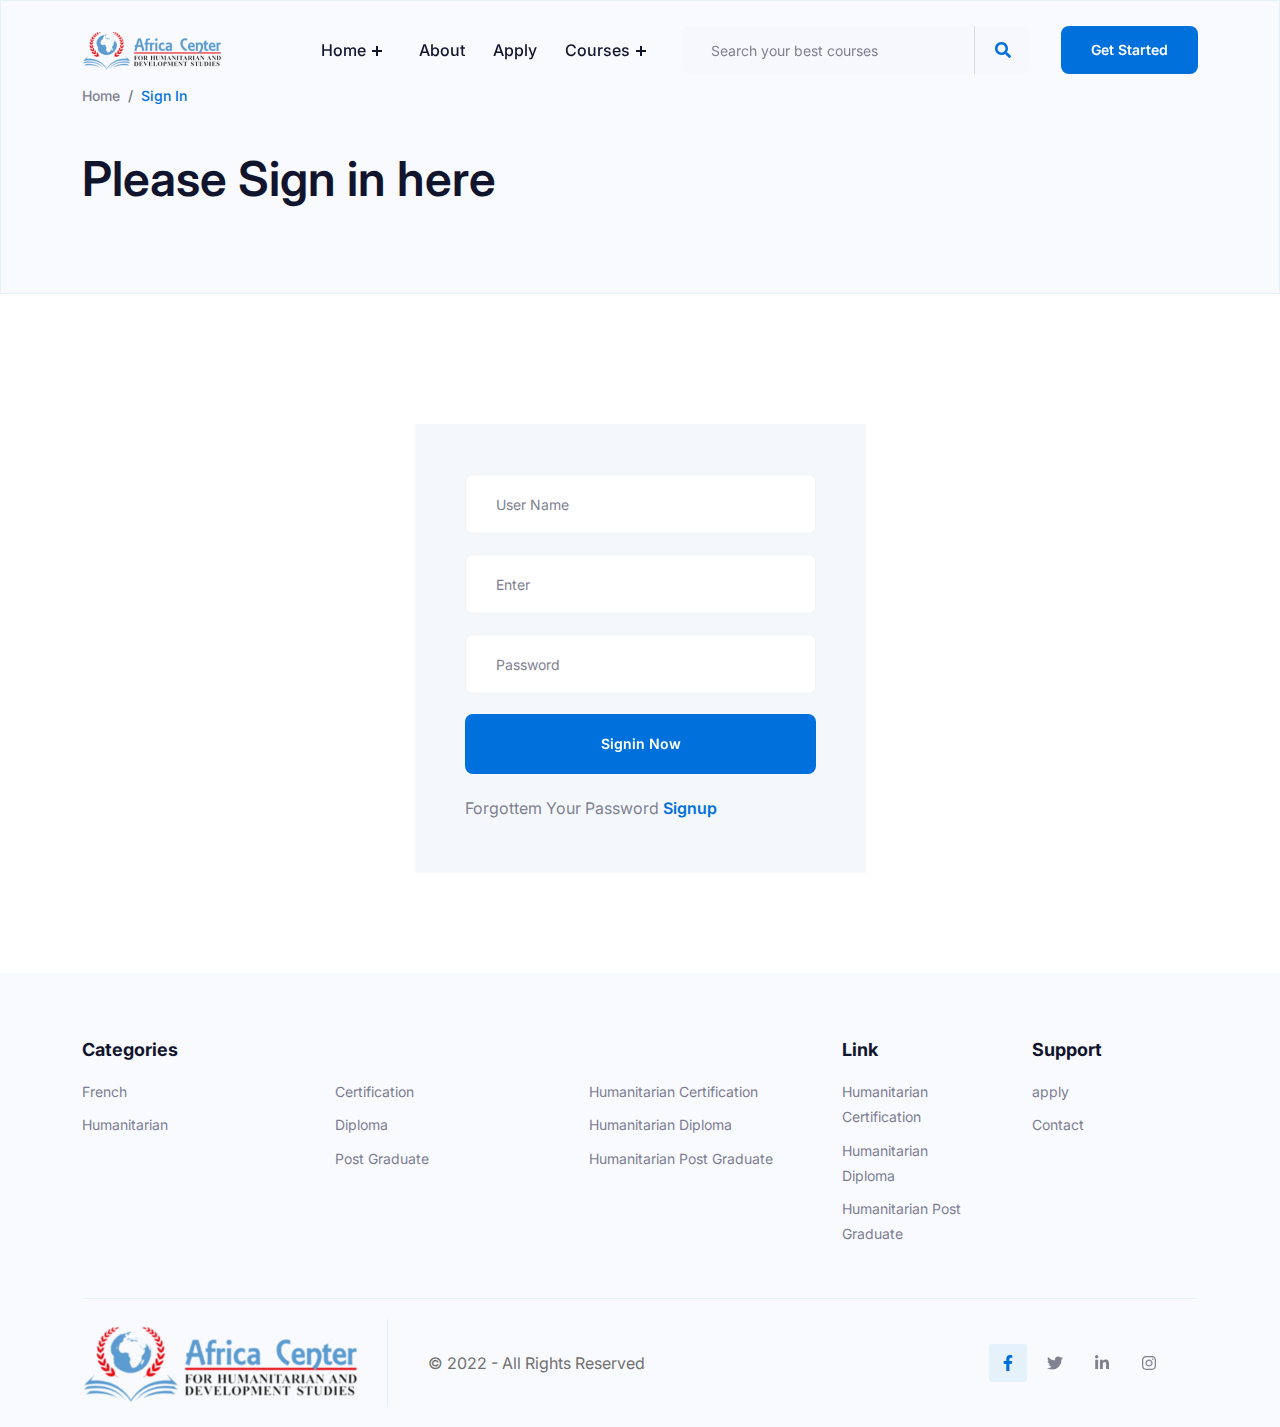
<file: signin.html>
<!DOCTYPE html>
<html lang="zxx">

<head>
    <meta http-equiv="Content-Type" content="text/html; charset=UTF-8" />
    <meta name="viewport" content="width=device-width, initial-scale=1.0">
    <meta http-equiv="X-UA-Compatible" content="ie=edge">
    <title>Africa center for humaniterian and development studies</title>
    <!--fivicon icon-->
    <link rel="icon" href="assets/img/fevicon.png">
    <!-- Stylesheet -->
    <link rel="stylesheet" href="assets/css/animate.min.css">
    <link rel="stylesheet" href="assets/css/bootstrap.min.css">
    <link rel="stylesheet" href="assets/css/magnific.min.css">
    <link rel="stylesheet" href="assets/css/nice-select.min.css">
    <link rel="stylesheet" href="assets/css/owl.min.css">
    <link rel="stylesheet" href="assets/css/slick-slide.min.css">
    <link rel="stylesheet" href="assets/css/fontawesome.min.css">
    <link rel="stylesheet" href="assets/css/style.css">
    <link rel="stylesheet" href="assets/css/responsive.css">
    <!--Google Fonts-->
    <link href="//fonts.googleapis.com/css2?family=Inter:wght@300;400;500;600;700;800&display=swap" rel="stylesheet">
</head>

<body class='sc5'>
    <!-- preloader area start -->
    <div class="preloader" id="preloader">
        <div class="preloader-inner">
            <div id="wave1">
            </div>
            <div class="spinner">
                <div class="dot1"></div>
                <div class="dot2"></div>
            </div>
        </div>
    </div>
    <!-- preloader area end -->
    <div class="body-overlay" id="body-overlay"></div>
    <!-- search popup area start -->
    <div class="search-popup" id="search-popup">
        <form action="../../index.html" class="search-form">
            <div class="form-group">
                <input type="text" class="form-control" placeholder="Search.....">
            </div>
            <button type="submit" class="submit-btn"><i class="fa fa-search"></i></button>
        </form>
    </div>
    <!-- //. search Popup -->
    <!-- navbar start -->
    <header class="navbar-area navbar-area-2">
        <nav class="navbar navbar-expand-lg">
            <div class="container nav-container">
                <div class="responsive-mobile-menu">
                    <button class="menu toggle-btn d-block d-lg-none" data-target="#themefie_main_menu" aria-expanded="false" aria-label="Toggle navigation">
                        <span class="icon-left"></span>
                        <span class="icon-right"></span>
                    </button>
                </div>
                <div class="logo">
                    <a class="main-logo" href="../../index.html"><img src="assets/img/logo.png" alt="img"></a>
                </div>
                <div class="nav-right-part nav-right-part-mobile">
                    <ul>
                        <li><a class="search header-search" href="index.html"><i class="fa fa-search"></i></a></li>
                    </ul>
                </div>
                <div class="collapse navbar-collapse" id="themefie_main_menu">
                    <ul class="navbar-nav menu-open text-end">
                        <li class="current-menu-item menu-item-has-children">
                            <a href="#">Home</a>

                        </li>
                        <li>
                            <a href="about.html">About</a>
                        </li>
                        <li>
                            <a href="application.html">Apply</a>
                        </li>
                        <li class="menu-item-has-children">
                            <a>Courses</a>
                            <ul class="sub-menu">
                                <li><a href="courses.html">Certificate</a></li>
                                <li><a href="courses.html">Diploma</a></li>
                                <li><a href="courses.html">Post Graduate</a></li>

                            </ul>
                        </li>

                    </ul>
                </div>
                <div class="nav-right-part nav-right-part-desktop">
                    <ul>
                        <li class="single-input-wrap single-input-wrap-2">
                            <input type="text" placeholder="Search your best courses">
                            <a href="#"><i class="fa fa-search"></i></a>
                        </li>
                        <li>
                            <a href="courses.html" class="btn btn-base">Get Started</a>
                        </li>
                    </ul>
                </div>
            </div>
        </nav>
    </header>
    <!-- navbar end -->

    <!-- breabcrumb Area Start-->

    <!-- breabcrumb Area Start-->
    <section class="breadcrumb-area" style="background-color: #F9FAFD;">
        <div class="container">
            <div class="row justify-content-center">
                <div class="col-lg-12 align-self-center">
                    <ul class="breadcrumb">
                        <li class="breadcrumb-item"><a href="#">Home</a></li>
                        <li class="breadcrumb-item active" aria-current="page">Sign In</li>
                    </ul>
                    <h2>Please Sign in here</h2>
                </div>
            </div>
        </div>
    </section>
    <!-- breabcrumb Area End -->

    <!-- breabcrumb Area End -->

    <div class="signin-area pd-top-130 pd-bottom-100">
        <div class="container">
            <div class="row justify-content-center">
                <div class="col-xl-5">
                    <form class="single-signin-form-wrap">
                        <div class="single-input-wrap">
                            <input type="text" placeholder="User Name">
                        </div>
                        <div class="single-input-wrap">
                            <input type="text" placeholder="Enter">
                        </div>
                        <div class="single-input-wrap">
                            <input type="password" placeholder="Password">
                        </div>
                        <div class="btn-wrap">
                            <button class="btn btn-base w-100">Signin Now</button>
                        </div>
                        <div class="bottom-content">
                            <a href="#">Forgottem Your Password</a>
                            <a class="strong" href="signup.html">Signup</a>
                        </div>
                    </form>
                </div>
            </div>
        </div>
    </div>
    <!-- footer area start -->
    <footer class="footer-area">
        <div class="footer-inner">
            <div class="container">
                <div class="row">
                    <div class="col-lg-8 col-md-4 col-sm-6">
                        <div class="footer-widget widget widget_link">
                            <h4 class="widget-title">Categories</h4>
                            <div class="row">
                                <div class="col-lg-4">
                                    <ul class="pe-5">
                                        <li><a href="course-details.html">French</a></li>
                                        <li><a href="course-details.html">Humanitarian </a></li>

                                    </ul>
                                </div>
                                <div class="col-lg-4">
                                    <ul class="pe-5">

                                        <li><a href="courses.html">Certification</a></li>
                                        <li><a href="courses.html">Diploma</a></li>
                                        <li><a href="courses.html">Post Graduate</a></li>
                                    </ul>
                                </div>
                                <div class="col-lg-4">
                                    <ul>
                                        <li><a href="courses.html">Humanitarian Certification</a></li>
                                        <li><a href="courses.html">Humanitarian Diploma</a></li>
                                        <li><a href="courses.html">Humanitarian Post Graduate</a></li>
                                    </ul>
                                </div>
                            </div>
                        </div>
                    </div>
                    <div class="col-lg-2 col-md-4 col-sm-6">
                        <div class="footer-widget widget widget_link">
                            <h4 class="widget-title">Link</h4>
                            <ul class="pe-4">
                                <li><a href="courses.html">Humanitarian Certification</a></li>
                                <li><a href="courses.html">Humanitarian Diploma</a></li>
                                <li><a href="courses.html">Humanitarian Post Graduate</a></li>
                            </ul>
                        </div>
                    </div>
                    <div class="col-lg-2 col-md-4 col-sm-6">
                        <div class="footer-widget widget widget_link">
                            <h4 class="widget-title">Support</h4>
                            <ul class="pe-4">
                                <li><a href="application.html">apply</a></li>
                                <li><a href="contact.html">Contact</a></li>
                            </ul>
                        </div>
                    </div>
                </div>
            </div>
        </div>
        <!--Footer bottom-->
        <div class="container">
            <div class="footer-bottom">
                <div class="row">
                    <div class="col-xl-7 align-self-center">
                        <div class="d-md-flex align-items-center mb-4 mb-xl-0">
                            <div class="logo d-inline-block">
                                <img src="assets/img/logo.png" alt="img">
                            </div>
                            <div class="copyright-area">
                                <p>© 2022 - All Rights Reserved</p>
                            </div>
                        </div>
                    </div>
                    <div class="col-xl-5 align-self-center text-xl-end">
                        <ul class="social-area d-inline-block">
                            <li><a class="active" href="#"><i class="fab fa-facebook-f"></i></a></li>
                            <li><a href="#"><i class="fab fa-twitter"></i></a></li>
                            <li><a href="#"><i class="fab fa-linkedin-in"></i></a></li>
                            <li><a href="#"><i class="fab fa-instagram"></i></a></li>

                        </ul>

                    </div>
                </div>
            </div>
        </div>
        <!--Footer bottom-->
    </footer>
    <!-- footer area end -->
    <!-- back-to-top end -->
    <div class="back-to-top">
        <span class="back-top"><i class="fas fa-angle-double-up"></i></span>
    </div>
    <!-- all plugins here -->
    <script src="assets/js/jquery.3.6.min.js"></script>
    <script src="assets/js/bootstrap.min.js"></script>
    <script src="assets/js/imageloded.min.js"></script>
    <script src="assets/js/counterup.js"></script>
    <script src="assets/js/waypoint.js"></script>
    <script src="assets/js/magnific.min.js"></script>
    <script src="assets/js/isotope.pkgd.min.js"></script>
    <script src="assets/js/nice-select.min.js"></script>
    <script src="assets/js/fontawesome.min.js"></script>
    <script src="assets/js/ripple.js"></script>
    <script src="assets/js/owl.min.js"></script>
    <script src="assets/js/slick-slider.min.js"></script>
    <script src="assets/js/wow.min.js"></script>
    <!-- main js  -->
    <script src="assets/js/main.js"></script>
</body>

</html>
</file>
<file: assets/css/style.css>
@charset "UTF-8";

/*
Theme Name: Edufie
Theme URI: http://themefie.com/edufie
Author: Themefie
Author URI: https://themefie.com
Description: Edufie - Online Courses Html Template
Version: 1.0.1
*/


/*--------------------------------------------------------------
>>> TABLE OF CONTENTS:
----------------------------------------------------------------
# Global
    ## Global
    ## Mixins
    ## Variables
    ## Common

# Sections
    ## Nav Bar
    ## Banner
    ## Brand Area
    ## Footer
    ## Widgets

# Elements
    ## accordion
    ## filter
    ## apartment
    ## blog
    ## city
    ## feature
    ## gallery
    ## intro
    ## main-search
    ## pricing
    ## service
    ## team
    ## user-list

--------------------------------------------------------------*/

:root {
    --body-font-size: 16px;
    --line-height30: 1.8;
    --main-color: rgb(0, 113, 220);
    --main-color-opacity: 255, 255, 255;
    --body-font: "Inter", sans-serif;
    --paragraph-color: #808191;
    --heading-color: #11142D;
}

html {
    -webkit-text-size-adjust: 100%;
    -ms-text-size-adjust: 100%;
    overflow-x: hidden;
    font-family: var(--body-font);
}

* {
    -webkit-box-sizing: border-box;
    box-sizing: border-box;
    outline: none;
    -moz-osx-font-smoothing: grayscale;
    /* Firefox */
    -webkit-font-smoothing: antialiased;
    /* WebKit  */
}

body {
    margin: 0;
    color: var(--paragraph-color);
    font-family: var(--body-font);
    line-height: var(--line-height30);
    font-size: var(--body-font-size);
}

h1 {
    font-size: 56px;
    line-height: 1.2333333333;
}

h2 {
    font-size: 40px;
    line-height: 1.3380952381;
}

h3 {
    font-size: 32px;
    line-height: 1.3833333333;
}

h4 {
    font-size: 28px;
    line-height: 1.3380952381;
}

h5 {
    font-size: 24px;
    line-height: 1.3380952381;
}

h6 {
    font-size: 18px;
    line-height: 1.2380952381;
}

h1,
h2,
h3,
h4,
h5,
h6 {
    color: var(--heading-color);
    font-weight: 600;
}

p {
    color: var(--paragraph-color);
    -webkit-hyphens: auto;
    -ms-hyphens: auto;
    hyphens: auto;
    margin-bottom: 10px;
    word-break: break-word;
}

a {
    color: inherit;
    text-decoration: none;
    -webkit-transition: 0.4s;
    transition: 0.4s;
}

a,
a:hover,
a:focus,
a:active {
    text-decoration: none;
    outline: none;
    color: inherit;
}

a:hover {
    color: var(--main-color);
}

pre {
    word-break: break-word;
}

a i {
    padding: 0 2px;
}

img {
    max-width: 100%;
    height: auto;
}

ol {
    counter-reset: counter;
    padding-left: 0;
}

ol li {
    list-style: none;
    margin-bottom: 1rem;
}

ol li:before {
    counter-increment: counter;
    content: counter(counter);
    font-weight: 500;
    margin-right: 10px;
}

button:hover,
button:active,
button:focus {
    outline: 0;
}


/*input and button type focus outline disable*/

input[type=text]:focus,
input[type=email]:focus,
input[type=url]:focus,
input[type=password]:focus,
input[type=search]:focus,
input[type=tel]:focus,
input[type=number]:focus,
textarea:focus,
input[type=button]:focus,
input[type=reset]:focus,
input[type=submit]:focus,
select:focus {
    outline: none;
    -webkit-box-shadow: none;
    box-shadow: none;
    border: 1px solid #ddd;
}

.no-gutter.row,
.no-gutter.container,
.no-gutter.container-fluid {
    margin-left: 0;
    margin-right: 0;
    padding-left: 0;
    padding-right: 0;
}

.no-gutter>[class^=col-] {
    padding-left: 0;
    padding-right: 0;
}

.no-gutter[class^=col-] {
    padding-left: 0;
    padding-right: 0;
}

.h-100vh {
    height: 100vh;
}

code {
    color: #faa603;
}

.check-list {
    margin: 0;
    padding: 0;
    list-style: none;
}

.check-list li {
    display: block;
    padding-left: 20px;
    position: relative;
    z-index: 0;
}

.check-list li:after {
    position: absolute;
    left: 0;
    top: 0;
    font-family: "fontawesome";
    content: "";
    color: var(--main-color);
}

.site-main .comment-navigation,
.site-main .posts-navigation,
.site-main .post-navigation {
    clear: both;
}

.comment-navigation .nav-previous,
.posts-navigation .nav-previous,
.post-navigation .nav-previous {
    float: left;
    width: 50%;
}

.comment-navigation .nav-next,
.posts-navigation .nav-next,
.post-navigation .nav-next {
    float: right;
    text-align: right;
    width: 50%;
}

.comment-navigation .nav-previous>a,
.posts-navigation .nav-previous>a,
.post-navigation .nav-previous>a,
.comment-navigation .nav-next>a,
.posts-navigation .nav-next>a,
.post-navigation .nav-next>a {
    -webkit-transition: 0.3s ease-in;
    transition: 0.3s ease-in;
}

.comment-navigation .nav-previous:hover>a,
.posts-navigation .nav-previous:hover>a,
.post-navigation .nav-previous:hover>a,
.comment-navigation .nav-next:hover>a,
.posts-navigation .nav-next:hover>a,
.post-navigation .nav-next:hover>a {
    color: var(--main-color);
}

.h-100vh {
    height: 100vh;
}

.position-relative {
    position: relative;
}


/*--------------------------------------------------------------
# Accessibility
--------------------------------------------------------------*/


/* Text meant only for screen readers. */

.screen-reader-text {
    border: 0;
    clip: rect(1px, 1px, 1px, 1px);
    -webkit-clip-path: inset(50%);
    clip-path: inset(50%);
    height: 1px;
    margin: -1px;
    overflow: hidden;
    padding: 0;
    position: absolute !important;
    width: 1px;
    word-wrap: normal !important;
    /* Many screen reader and browser combinations announce broken words as they would appear visually. */
}

.screen-reader-text:focus {
    background-color: #f1f1f1;
    border-radius: 3px;
    -webkit-box-shadow: 0 0 2px 2px rgba(0, 0, 0, 0.6);
    box-shadow: 0 0 2px 2px rgba(0, 0, 0, 0.6);
    clip: auto !important;
    -webkit-clip-path: none;
    clip-path: none;
    color: #21759b;
    display: block;
    font-size: 15px;
    font-size: 0.875rem;
    font-weight: bold;
    height: auto;
    left: 5px;
    line-height: normal;
    padding: 15px 23px 14px;
    text-decoration: none;
    top: 5px;
    width: auto;
    z-index: 100000;
    /* Above WP toolbar. */
}


/* Do not show the outline on the skip link target. */

#content[tabindex="-1"]:focus {
    outline: 0;
}


/*--------------------------------------------------------------
# Alignments
--------------------------------------------------------------*/

.alignleft {
    float: left;
    clear: both;
    margin-right: 20px;
}

.alignright {
    float: right;
    clear: both;
    margin-left: 20px;
}

.aligncenter {
    clear: both;
    display: block;
    margin: 0 auto 1.75em;
}

.alignfull {
    margin: 1.5em 0;
    max-width: 100%;
}

.alignwide {
    max-width: 1100px;
}


/*--------------------------------------------------------------
# Clearings
--------------------------------------------------------------*/

.clear:before,
.clear:after,
.entry-content:before,
.entry-content:after,
.comment-content:before,
.comment-content:after,
.site-header:before,
.site-header:after,
.site-content:before,
.site-content:after,
.site-footer:before,
.site-footer:after {
    content: "";
    display: table;
    table-layout: fixed;
}

.clear:after,
.entry-content:after,
.comment-content:after,
.site-header:after,
.site-content:after,
.site-footer:after {
    clear: both;
}


/*--------------------------------------------------------------
## Posts and pages
--------------------------------------------------------------*/

.sticky {
    display: block;
}

.updated:not(.published) {
    display: none;
}


/*--------------------------------------------------------------
# Media
--------------------------------------------------------------*/

.page-content .wp-smiley,
.entry-content .wp-smiley,
.comment-content .wp-smiley {
    border: none;
    margin-bottom: 0;
    margin-top: 0;
    padding: 0;
}


/* Make sure embeds and iframes fit their containers. */

embed,
iframe,
object {
    max-width: 100%;
}


/* Make sure logo link wraps around logo image. */

.custom-logo-link {
    display: inline-block;
}


/*--------------------------------------------------------------
## Captions
--------------------------------------------------------------*/

.wp-caption {
    margin-bottom: 1.5em;
    max-width: 100%;
    clear: both;
}

.wp-caption img[class*=wp-image-] {
    display: block;
    margin-left: auto;
    margin-right: auto;
}

.wp-caption .wp-caption-text {
    margin: 0.8075em 0;
}

.wp-caption-text {
    text-align: center;
}


/*----------------------------------------
    # Unit test
------------------------------------------*/

.wp-link-pages a {
    margin: 0 5px;
    -webkit-transition: 0.3s ease-in;
    transition: 0.3s ease-in;
}

.wp-link-pages {
    margin-bottom: 30px;
    margin-top: 25px;
}

.wp-link-pages span,
.wp-link-pages a {
    border: 1px solid #e2e2e2;
    padding: 5px 15px;
    display: inline-block;
}

.wp-link-pages .current,
.wp-link-pages a:hover {
    background-color: var(--main-color);
    color: #fff;
    border-color: var(--main-color);
}

.wp-link-pages span:first-child {
    margin-right: 5px;
}

dl,
ol,
ul {
    padding-left: 15px;
}

.post-password-form input {
    display: block;
    border: 1px solid #e2e2e2;
    height: 50px;
    border-radius: 3px;
    padding: 0 20px;
}

.post-password-form label {
    font-weight: 600;
    color: #333;
}

.post-password-form input[type=submit] {
    width: 100px;
    height: 50px;
    background-color: var(--main-color);
    color: #fff;
    font-size: 15px;
    font-weight: 600;
    letter-spacing: 1px;
    border: none;
    cursor: pointer;
    -webkit-transition: 0.3s ease-in;
    transition: 0.3s ease-in;
}

.post-password-form input[type=submit]:hover {
    background-color: #121a2f;
}

.footer-widget .table td,
.footer-widget .table th {
    padding: 0.5rem !important;
}

.custom-gutters-14>.col,
.custom-gutters-14>[class*=col-] {
    padding-right: 7px;
    padding-left: 7px;
}

.custom-gutters-20>.col,
.custom-gutters-20>[class*=col-] {
    padding-right: 10px;
    padding-left: 10px;
}

@media all and (min-width: 1600px) {
    .container,
    .container-lg,
    .container-md,
    .container-sm,
    .container-xl {
        max-width: 1140px;
    }
}


/*---------------------------------------
    ## Button
---------------------------------------*/

.btn {
    height: 60px;
    line-height: 60px;
    padding: 0 30px;
    overflow: hidden;
    position: relative;
    border: 0;
    -webkit-transition: all 0.5s ease;
    transition: all 0.5s ease;
    font-weight: 600;
    font-size: 14px;
    display: inline-block;
    -webkit-transform: perspective(1px) translateZ(0);
    transform: perspective(1px) translateZ(0);
    border-radius: 8px;
}

.btn i,
.btn svg {
    margin-left: 5px;
}

.btn:focus,
.btn:active {
    outline: 0;
    -webkit-box-shadow: none;
    box-shadow: none;
    color: #fff;
}

.btn:after {
    content: "";
    background: var(--main-color);
    position: absolute;
    -webkit-transition: all 0.4s ease-in;
    transition: all 0.4s ease-in;
    z-index: -1;
    height: 100%;
    left: -35%;
    top: 0;
    -webkit-transform: skew(30deg);
    transform: skew(30deg);
    -webkit-transition-duration: 0.6s;
    transition-duration: 0.6s;
    -webkit-transform-origin: top left;
    transform-origin: top left;
    width: 0;
}

.btn img {
    margin-right: 7px;
    margin-top: -1px;
}

.btn:hover {
    color: #fff;
}

.btn:hover:after {
    height: 100%;
    width: 135%;
}

.btn-base {
    color: #fff;
    border: 0;
    background: var(--main-color);
}

.btn-base:after {
    background: #fff;
}

.btn-base:hover::after {
    background: var(--main-color);
}

.btn-base-light {
    color: var(--main-color);
    border: 0;
    background: #e5f1fb;
}

.btn-base-light:after {
    background: #fff;
}

.btn-base-light:hover::after {
    background: var(--main-color);
}

.btn-base-light:active:after,
.btn-base-light:focus:after {
    width: 135%;
    background: var(--main-color);
}

.btn-base-light-border {
    color: var(--main-color);
    border: 1px solid var(--main-color);
    background: #e5f1fb;
}

.btn-base-light-border:after {
    background: #fff;
}

.btn-base-light-border:hover::after {
    background: var(--main-color);
}

.btn-base-light-border:active:after,
.btn-base-light-border:focus:after {
    width: 135%;
    background: var(--main-color);
}

.btn-border {
    color: var(--main-color);
    border: 1px solid var(--main-color);
    background: transparent;
}

.btn-border:hover {
    color: #ffffff;
}

.btn-border-white {
    color: #ffffff;
    border: 1px solid #ffffff;
    background: transparent;
}

.btn-border-white:hover {
    background: #fff;
    opacity: 1;
    color: var(--main-color);
}

.btn-border-white:hover::after {
    background: #fff;
}

.btn-white {
    color: var(--main-color);
    border: 0;
    background: #fff;
    font-size: 14px;
    -webkit-transition: all 0.4s ease-in;
    transition: all 0.4s ease-in;
}

.btn-white:hover {
    color: var(--main-color);
}

.btn-white:hover:after {
    background: #fff;
}

.btn-white:focus,
.btn-white:active {
    color: var(--main-color);
}

.btn-area {
    margin-top: 17px;
}

.btn-area .btn {
    padding: 0 20px;
    margin-right: 7px;
}

.btn-area .btn i,
.btn-area .btn svg {
    margin-right: 5px;
}

.read-more-btn {
    color: #3c6be0;
    font-size: 16px;
    font-weight: 700;
    position: relative;
}

.read-more-btn:after {
    content: "";
    position: absolute;
    left: 0;
    bottom: -2px;
    height: 1px;
    width: 0%;
    -webkit-transition: all 0.4s ease-in;
    transition: all 0.4s ease-in;
    background: var(--main-color);
}

.read-more-btn:hover:after {
    width: 100%;
}

.read-more-btn:focus,
.read-more-btn:active {
    outline: 0;
    -webkit-box-shadow: none;
    box-shadow: none;
    color: var(--main-color);
}

.user-rating {
    margin-left: auto;
}

.user-rating span {
    color: #f2994a;
    margin-right: 3px;
}


/*------------------------------------------------
    ## breadcrumb title
------------------------------------------------*/

.breadcrumb-area {
    padding: 82px 0;
    border: 1px solid #e5f1fb;
    position: relative;
}

.breadcrumb-area .breadcrumb {
    margin-bottom: 39px;
}

.breadcrumb-area .breadcrumb .breadcrumb-item {
    font-weight: 500;
    font-size: 14px;
    color: #808191;
}

.breadcrumb-area .breadcrumb .breadcrumb-item.active {
    color: var(--main-color);
}

.breadcrumb-area h2 {
    font-weight: 600;
    font-size: 48px;
    margin-bottom: 0;
}

.breadcrumb-area p {
    margin-bottom: 0;
    margin-top: 20px;
}

.breadcrumb-area a {
    margin-top: 35px;
}

.tab-content {
    position: relative;
}

.tab-content .tab-preloader {
    position: absolute;
    left: 50%;
    top: 40%;
    margin-left: -22px;
}

.tab-preloader {
    width: 45px;
    height: 45px;
}

.tab-preloader .preload {
    display: block;
    height: 50px;
    width: 50px;
    margin: -25px 0 0 -25px;
    border-radius: 50%;
}

.tab-preloader .preload:before,
.tab-preloader .preload:after {
    content: "";
    border: 2px solid var(--main-color);
    border-radius: 50%;
    width: 70px;
    height: 70px;
    position: absolute;
    left: 0px;
}

.tab-preloader .preload:before {
    -webkit-transform: scale(1, 1);
    transform: scale(1, 1);
    opacity: 1;
    -webkit-animation: spWaveBe 0.6s infinite linear;
    animation: spWaveBe 0.6s infinite linear;
}

.tab-preloader .preload:after {
    -webkit-transform: scale(0, 0);
    transform: scale(0, 0);
    opacity: 0;
    -webkit-animation: spWaveAf 0.6s infinite linear;
    animation: spWaveAf 0.6s infinite linear;
}


/*------------------------------------------------
    ## Section title
------------------------------------------------*/

.section-title {
    margin-bottom: 45px;
    position: relative;
}

.section-title .sub-title {
    color: var(--main-color);
    font-weight: 400;
    margin-bottom: 14px;
}

.section-title h2 {
    margin-bottom: 0;
}

.section-title p {
    margin-bottom: 0;
    margin-top: 20px;
}

.section-title a {
    margin-top: 35px;
}

.section-title .list-inner {
    padding: 0;
    margin: 0;
    margin-top: 32px;
}

.section-title .list-inner li {
    list-style: none;
    margin-bottom: 10px;
}

.section-title .list-inner li:last-child {
    margin-bottom: 0;
}

.section-title .list-inner li i,
.section-title .list-inner li svg {
    color: var(--main-color);
    margin-right: 15px;
}

.pagination {
    border: 0;
    display: inline-block;
    margin-top: 70px;
}

.pagination .page-item {
    margin-right: 10px;
    display: inline-block;
    margin-bottom: 14px;
}

.pagination .page-item .page-link {
    border: 0;
    height: 48px;
    padding: 0px 18.4px;
    background: #ebeef4;
    border-radius: 5px;
    color: var(--heading-color);
    text-align: center;
    line-height: 48px;
    -webkit-box-shadow: none;
    box-shadow: none;
    outline: 0;
}

.pagination .page-item .page-link:hover {
    background: var(--main-color);
    color: #fff;
}

.pagination .page-item:last-child {
    margin-right: 0;
}


/*------------------------------------------------
    ## Back Top
------------------------------------------------*/

.back-to-top {
    position: fixed;
    right: 30px;
    bottom: 30px;
    width: 44px;
    height: 44px;
    color: #fff;
    background-color: var(--main-color);
    text-align: center;
    line-height: 44px;
    z-index: 99;
    font-size: 20px;
    cursor: pointer;
    -webkit-box-shadow: 0 0 5px rgba(0, 0, 0, 0.1);
    box-shadow: 0 0 5px rgba(0, 0, 0, 0.1);
    display: none;
    -webkit-animation: backto-top-bounce 4s infinite ease-in-out;
    animation: backto-top-bounce 4s infinite ease-in-out;
    border-radius: 4px;
}

.back-to-top svg {
    margin-top: 11px;
}

@-webkit-keyframes backto-top-bounce {
    0% {
        -webkit-transform: translateY(-4px);
        transform: translateY(-5px);
    }
    50% {
        -webkit-transform: translateY(8px);
        transform: translateY(10px);
    }
    100% {
        -webkit-transform: translateY(-4px);
        transform: translateY(-5px);
    }
}

@keyframes backto-top-bounce {
    0% {
        -webkit-transform: translateY(-4px);
        transform: translateY(-5px);
    }
    50% {
        -webkit-transform: translateY(8px);
        transform: translateY(10px);
    }
    100% {
        -webkit-transform: translateY(-4px);
        transform: translateY(-5px);
    }
}


/*-----------------------------------------
    ## Preloader Css
-------------------------------------------*/

.pre-wrap {
    position: fixed;
    content: "";
    -webkit-transform: translate(-100%, -240%);
    transform: translate(-100%, -240%);
    font-size: 62px;
    -webkit-transition: all 0.4s ease-in;
    transition: all 0.4s ease-in;
}

.preloader-inner {
    position: fixed;
    left: 0;
    top: 0;
    z-index: 999999999999;
    background: #fff;
    -webkit-backdrop-filter: blur(5px);
    backdrop-filter: blur(5px);
    width: 100%;
    height: 100%;
    display: -webkit-box;
    display: -ms-flexbox;
    display: flex;
    -webkit-transition: all 0.4s ease-in;
    transition: all 0.4s ease-in;
    -webkit-box-align: center;
    -ms-flex-align: center;
    align-items: center;
    -webkit-box-pack: center;
    -ms-flex-pack: center;
    justify-content: center;
}

.preloader-inner .cancel-preloader {
    position: absolute;
    bottom: 30px;
    right: 30px;
}

.preloader-inner .cancel-preloader a {
    background-color: #fff;
    font-weight: 600;
    text-transform: capitalize;
    color: var(--main-color);
    width: 200px;
    height: 50px;
    text-align: center;
    line-height: 50px;
    border-radius: 30px;
    display: block;
    -webkit-transition: all 0.4s ease;
    transition: all 0.4s ease;
}

.preloader-inner .cancel-preloader a:hover {
    background-color: var(--heading-color);
    color: #fff;
}

@-webkit-keyframes sk-rotate {
    100% {
        -webkit-transform: rotate(360deg);
    }
}

@keyframes sk-rotate {
    100% {
        transform: rotate(360deg);
        -webkit-transform: rotate(360deg);
    }
}

@-webkit-keyframes sk-bounce {
    0%,
    100% {
        -webkit-transform: scale(0);
    }
    50% {
        -webkit-transform: scale(1);
    }
}

@keyframes sk-bounce {
    0%,
    100% {
        transform: scale(0);
        -webkit-transform: scale(0);
    }
    50% {
        transform: scale(1);
        -webkit-transform: scale(1);
    }
}


/**===== wave1 =====*/

.spinner {
    display: block;
    position: absolute;
    top: 50%;
    left: 50%;
    height: 50px;
    width: 50px;
    margin: -25px 0 0 -25px;
    border-radius: 50%;
}

.spinner:before,
.spinner:after {
    content: "";
    border: 2px solid var(--main-color);
    border-radius: 50%;
    width: 70px;
    height: 70px;
    position: absolute;
    left: 0px;
}

.spinner:before {
    -webkit-transform: scale(1, 1);
    transform: scale(1, 1);
    opacity: 1;
    -webkit-animation: spWaveBe 0.6s infinite linear;
    animation: spWaveBe 0.6s infinite linear;
}

.spinner:after {
    -webkit-transform: scale(0, 0);
    transform: scale(0, 0);
    opacity: 0;
    -webkit-animation: spWaveAf 0.6s infinite linear;
    animation: spWaveAf 0.6s infinite linear;
}

@-webkit-keyframes spWaveAf {
    from {
        -webkit-transform: scale(0.5, 0.5);
        transform: scale(0.5, 0.5);
        opacity: 0;
    }
    to {
        -webkit-transform: scale(1, 1);
        transform: scale(1, 1);
        opacity: 1;
    }
}

@keyframes spWaveAf {
    from {
        -webkit-transform: scale(0.5, 0.5);
        transform: scale(0.5, 0.5);
        -webkit-transform: scale(0.5, 0.5);
        transform: scale(0.5, 0.5);
        opacity: 0;
    }
    to {
        -webkit-transform: scale(1, 1);
        transform: scale(1, 1);
        -webkit-transform: scale(1, 1);
        transform: scale(1, 1);
        opacity: 1;
    }
}

@-webkit-keyframes spWaveBe {
    from {
        -webkit-transform: scale(1, 1);
        transform: scale(1, 1);
        opacity: 1;
    }
    to {
        -webkit-transform: scale(1.5, 1.5);
        transform: scale(1.5, 1.5);
        opacity: 0;
    }
}

@keyframes spWaveBe {
    from {
        -webkit-transform: scale(1, 1);
        transform: scale(1, 1);
        opacity: 1;
    }
    to {
        -webkit-transform: scale(1.5, 1.5);
        transform: scale(1.5, 1.5);
        opacity: 0;
    }
}


/***single-input-area***/

.default-form-wrap {
    padding: 61px 70px;
    background: #f6f8fb;
    border-radius: 10px;
    -webkit-box-shadow: 0px 0px 43px 0px rgba(126, 86, 255, 0.2);
    box-shadow: 0px 0px 43px 0px rgba(126, 86, 255, 0.2);
    margin-bottom: -250px;
}

.default-form-wrap .single-input-wrap input {
    border: 2px solid #fff;
    padding: 0 30px;
    background: #f9fbfe;
    -webkit-box-shadow: 7px 12.124px 30px 0px rgba(107, 126, 145, 0.06);
    box-shadow: 7px 12.124px 30px 0px rgba(107, 126, 145, 0.06);
}

.default-form-wrap .form-check {
    padding: 19px 0 19px 1.5rem;
}

.default-form-wrap .reset-pass {
    color: #7c7d94;
}

.default-form-wrap .reset-pass:hover {
    color: var(--main-color);
}

.default-form-wrap .btn {
    -webkit-box-shadow: 7px 12.124px 30px 0px rgba(107, 126, 145, 0.06);
    box-shadow: 7px 12.124px 30px 0px rgba(107, 126, 145, 0.06);
    height: 70px;
    line-height: 70px;
    font-size: 18px;
    margin-top: 22px;
}

.default-form-wrap p {
    text-align: center;
    margin: 40px 0 0 0;
}

.default-form-wrap p a {
    color: var(--main-color);
    margin-left: 5px;
}

.single-input-wrap {
    position: relative;
}

.single-input-wrap label {
    font-size: 16px;
    font-weight: 500;
    color: var(--heading-color);
    margin-bottom: 5px;
}

.single-input-wrap input {
    height: 48px;
    border: 1px solid #f2f2f2;
    border-radius: 8px;
    width: 100%;
    color: #808191;
    background: transparent;
    font-size: 14px;
    padding: 0 30px;
    -webkit-transition: all 0.4s ease-in;
    transition: all 0.4s ease-in;
    margin-bottom: 30px;
    position: relative;
}

.single-input-wrap input::-webkit-input-placeholder {
    color: #808191;
}

.single-input-wrap input::-moz-placeholder {
    color: #808191;
}

.single-input-wrap input:-ms-input-placeholder {
    color: #808191;
}

.single-input-wrap input::-ms-input-placeholder {
    color: #808191;
}

.single-input-wrap input::placeholder {
    color: #808191;
}

.single-input-wrap input:active,
.single-input-wrap input:focus {
    border: 1px solid #f2f2f2;
    -webkit-box-shadow: none;
    box-shadow: none;
    outline: none;
}

.single-input-wrap textarea {
    border: 1px solid rgba(0, 0, 0, 0.102);
    border-radius: 5px;
    width: 100%;
    color: #747e8c;
    font-size: 15px;
    padding: 20px 30px 30px 30px;
    -webkit-transition: all 0.4s ease-in;
    transition: all 0.4s ease-in;
    position: relative;
}

.single-input-wrap textarea::-webkit-input-placeholder {
    color: #747e8c;
}

.single-input-wrap textarea::-moz-placeholder {
    color: #747e8c;
}

.single-input-wrap textarea:-ms-input-placeholder {
    color: #747e8c;
}

.single-input-wrap textarea::-ms-input-placeholder {
    color: #747e8c;
}

.single-input-wrap textarea::placeholder {
    color: #747e8c;
}

.form-check .form-check-input {
    width: 14px;
    height: 14px;
    margin-top: 7px;
    outline: 0;
    -webkit-box-shadow: none;
    box-shadow: none;
    border: 1px solid var(--heading-color);
}

.form-check .form-check-input:focus,
.form-check .form-check-input:active {
    border: 1px solid var(--heading-color);
    -webkit-box-shadow: none;
    box-shadow: none;
    outline: 0;
}

.form-check .form-check-input:checked {
    background-color: var(--main-color);
    border: none;
}

.form-check .form-check-input[type=checkbox] {
    border-radius: 0;
}

.form-check .form-check-label {
    color: var(--heading-color);
    font-size: 16px;
}


/*------------------------------------------------
    ## social area
------------------------------------------------*/

.social-area {
    padding: 0;
    margin: 0;
}

.social-area li {
    list-style: none;
    display: inline-block;
    margin: 0 5px 0 0;
}

.social-area li:first-child {
    margin-left: 0;
}

.social-area li:last-child {
    margin-right: 0;
}

.social-area li a {
    -webkit-transition: 0.4s;
    transition: 0.4s;
    border: 0;
    width: 38px;
    font-size: 16px;
    background: transparent;
    border-radius: 3px;
    color: #808191;
    height: 38px;
    text-align: center;
    display: -webkit-inline-box;
    display: -ms-inline-flexbox;
    display: inline-flex;
    -webkit-box-pack: center;
    -ms-flex-pack: center;
    justify-content: center;
    -webkit-box-align: center;
    -ms-flex-align: center;
    align-items: center;
}

.social-area li a.active {
    color: var(--main-color);
    background: #e5f1fb;
}

.social-area li a:hover {
    color: var(--main-color);
    background: #e5f1fb;
}

.social-area.style-2 li {
    margin: 0 18px;
}

.social-area.style-2 li:first-child {
    margin-left: 0;
}

.social-area.style-2 li:last-child {
    margin-right: 0;
}

.social-area.style-2 li a {
    border: 0;
    height: auto;
    width: 0;
    font-size: 18px;
    color: #3c6be0;
    display: inline-block;
}

.social-area.style-2 li a:hover {
    color: var(--main-color);
}


/*********** Magnific-popup style **************/

.mfp-zoom-in .mfp-content {
    opacity: 0;
    -webkit-transition: all 0.5s ease-in-out;
    transition: all 0.5s ease-in-out;
    -webkit-transform: scale(0.7);
    transform: scale(0.7);
}

.mfp-zoom-in.mfp-bg {
    opacity: 0;
    -webkit-transition: all 0.5s ease-in-out;
    transition: all 0.5s ease-in-out;
}

.mfp-zoom-in.mfp-ready .mfp-content {
    opacity: 1;
    -webkit-transform: scale(1);
    transform: scale(1);
}

.mfp-zoom-in.mfp-ready.mfp-bg {
    opacity: 0.7;
}

.mfp-zoom-in.mfp-removing .mfp-content {
    -webkit-transform: scale(0.7);
    transform: scale(0.7);
    opacity: 0;
}

.mfp-zoom-in.mfp-removing.mfp-bg {
    opacity: 0;
}


/*----------------------------------------
  ## Search Popup
----------------------------------------*/

.search-popup.active .search-form {
    visibility: visible;
    opacity: 1;
}

.search-popup .search-form {
    min-width: 600px;
    position: absolute;
    position: fixed;
    top: 50%;
    left: 50%;
    visibility: hidden;
    -webkit-transition: all 0.4s ease-in;
    transition: all 0.4s ease-in;
    opacity: 0;
    -webkit-transform: translate(-50%, -50%);
    transform: translate(-50%, -50%);
    z-index: 999;
}

.search-popup .search-form .form-group .form-control {
    border: none;
    border-top-right-radius: 6px;
    border-bottom-right-radius: 6px;
    height: 54px;
    line-height: 54px;
    padding: 0 100px 0 30px;
    font-size: 18px;
}

.search-popup .search-form .submit-btn {
    position: absolute;
    right: 0;
    top: 0;
    width: 60px;
    height: 54px;
    border: 0;
    border-radius: 0 5px 5px 0;
    background: #292929;
    color: #fff;
    -webkit-transition: all 0.4s ease-in;
    transition: all 0.4s ease-in;
    padding: 0;
    text-align: center;
    cursor: pointer;
    z-index: 1;
}

.search-popup .search-form .submit-btn:hover {
    background: var(--main-color);
}

.body-overlay {
    position: fixed;
    width: 100%;
    height: 100%;
    display: block;
    background-color: var(--main-color);
    z-index: 991;
    content: "";
    right: 0;
    top: 0;
    visibility: hidden;
    opacity: 0;
    -webkit-transition: all 0.4s ease-in;
    transition: all 0.4s ease-in;
    cursor: url([data-uri]), progress;
    -webkit-backdrop-filter: blur(5px);
    backdrop-filter: blur(5px);
}

.body-overlay.active {
    visibility: visible;
    opacity: 0.8;
}

.owl-nav {
    position: absolute;
    right: 0;
    top: -98px;
}

.owl-nav button {
    height: 48px;
    width: 48px;
    border: 1px solid #e5f1fb;
    background: #fbfcff;
    cursor: pointer;
    font-size: 16px;
    font-weight: 700;
    color: var(--paragraph-color);
    -webkit-transition: 0.4s;
    transition: 0.4s;
    border-radius: 12px;
    margin-left: 10px;
    cursor: pointer !important;
}

.owl-nav button:hover {
    background: #e5f1fb;
    border: 1px solid #e5f1fb;
}

.owl-nav button.owl-prev {
    margin-left: 0;
}

.owl-dots {
    text-align: center;
    margin-top: -15px;
}

.owl-dots .owl-dot {
    height: 10px;
    width: 10px;
    border-radius: 50%;
    border: 0;
    display: inline-block;
    padding: 0;
    margin: 0 10px;
    background: #e5f1fb;
    cursor: pointer !important;
    -webkit-transition: all 0.4s ease-in;
    transition: all 0.4s ease-in;
}

.owl-dots .owl-dot.active {
    background: var(--main-color);
}

.slick-dots {
    bottom: -40px;
}

.slick-dots li {
    height: 8px;
    width: 40px;
    border: 0;
    display: inline-block;
    padding: 0;
    margin: 0 4px;
    background: #f8f8f8;
    cursor: pointer !important;
    background: #e5e5e5;
}

.slick-dots li.slick-active {
    background: var(--main-color);
}

.rating-inner {
    color: #ffb801 !important;
}


/*--------------------------------------------------------------
# Globals
--------------------------------------------------------------*/

.border-none {
    border: 0 !important;
}

.bg-main-gradient {
    background: var(--main-gradient) !important;
    position: absolute;
    height: 100%;
    left: 0;
    top: 0;
    width: 100%;
    z-index: -1;
}

.bg-gray {
    background: #f9fafd;
}

.bg-gray-2 {
    background: #E5F1FB;
}

.bg-black {
    background: #000000;
}

.bg-main {
    background: var(--main-color);
}

.bg-gray-gradient {
    background: -webkit-gradient(linear, left bottom, left top, from(#f9fbfe), to(#fff));
    background: linear-gradient(to top, #f9fbfe, #fff);
}

.default-pd-top {
    padding-top: 143px;
}

.pd-top-65 {
    padding-top: 65px;
}

.pd-top-70 {
    padding-top: 70px;
}

.pd-top-100 {
    padding-top: 100px;
}

.pd-top-110 {
    padding-top: 110px;
}

.pd-top-120 {
    padding-top: 120px;
}

.pd-top-135 {
    padding-top: 135px;
}

.pd-top-130 {
    padding-top: 130px;
}

.pd-top-140 {
    padding-top: 140px;
}

.pd-top-150 {
    padding-top: 150px;
}

.pd-top-190 {
    padding-top: 182px;
}

.pd-bottom-65 {
    padding-bottom: 65px;
}

.pd-bottom-80 {
    padding-bottom: 80px;
}

.pd-bottom-90 {
    padding-bottom: 90px;
}

.pd-bottom-95 {
    padding-bottom: 95px;
}

.pd-bottom-105 {
    padding-bottom: 105px;
}

.pd-bottom-100 {
    padding-bottom: 100px;
}

.pd-bottom-110 {
    padding-bottom: 110px;
}

.pd-bottom-115 {
    padding-bottom: 115px;
}

.pd-bottom-120 {
    padding-bottom: 120px;
}

.pd-bottom-130 {
    padding-bottom: 130px;
}

.pd-bottom-135 {
    padding-bottom: 135px;
}

.pd-bottom-140 {
    padding-bottom: 140px;
}

.pd-bottom-145 {
    padding-bottom: 145px;
}

.pd-bottom-150 {
    padding-bottom: 150px;
}

.px-30 {
    padding-left: 30px;
    padding-right: 30px;
}

.mt-250 {
    margin-top: 250px;
}

.mt-n1 {
    margin-top: -12px;
}


/***scroll-bar***/

.sc5::-webkit-scrollbar {
    width: 10px;
    height: 10px;
}

.sc5::-webkit-scrollbar-track {
    border-radius: 10px;
    background-color: rgba(255, 255, 255, 0.1);
}

.sc5::-webkit-scrollbar-thumb {
    background: var(--main-color);
    border-radius: 10px;
}


/*----------------------------------------------
    # Nav bar 
----------------------------------------------*/

.category-responsive {
    position: relative;
    margin-top: 100px;
    border-top: 1px solid #e5f1fb;
    border-bottom: 1px solid #e5f1fb;
    z-index: 0;
}

.category-responsive .category-slider .owl-dots,
.category-responsive .category-slider .owl-nav {
    display: none;
}

.category-responsive .category-slider .item {
    padding: 10px 0;
}

.category-responsive .category-slider .item a {
    display: inline-block;
    color: var(--heading-color);
    font-size: 16px;
    font-weight: 500;
}

.navbar-area.category-navbar {
    position: relative;
    margin-top: 100px;
    border-top: 1px solid #e5f1fb;
    border-bottom: 1px solid #e5f1fb;
    z-index: 0;
}

.navbar-area.category-navbar .nav-container {
    padding: 0 12px;
}

.navbar-area {
    padding: 0;
    top: 0;
    position: fixed;
    z-index: 98;
    width: 100% !important;
    -webkit-transition: all 0.4s;
    transition: all 0.4s;
    background: #fff;
    -webkit-box-shadow: 0 9px 150px -30px rgba(0, 0, 0, 0.09);
    box-shadow: 0 9px 150px -30px rgba(0, 0, 0, 0.09);
}

.navbar-area.navbar-area-2 {
    background: transparent;
    -webkit-box-shadow: none;
    box-shadow: none;
}

.navbar-area.navbar-area-2.navbar-area-fixed {
    background: #fff;
    -webkit-box-shadow: 0 9px 150px -30px rgba(0, 0, 0, 0.09);
    box-shadow: 0 9px 150px -30px rgba(0, 0, 0, 0.09);
}

.navbar-area .right-search {
    position: relative;
    display: none;
}

.navbar-area .right-search .single-input-wrap {
    position: absolute;
    right: -10px;
    bottom: -60px;
    opacity: 0;
    -webkit-transition: all 0.4s ease-in;
    transition: all 0.4s ease-in;
    -webkit-box-shadow: 0 2px 6px 0px rgba(0, 0, 0, 0.09);
    box-shadow: 0 2px 6px 0px rgba(0, 0, 0, 0.09);
}

.navbar-area .right-search:active .single-input-wrap,
.navbar-area .right-search:focus .single-input-wrap,
.navbar-area .right-search:hover .single-input-wrap {
    opacity: 1;
}

.navbar-area .single-input-wrap {
    background-color: #f7f8fc;
    margin-left: 26px;
    height: 48px;
    line-height: 48px;
    max-width: 580px;
    min-width: 350px;
    border-radius: 8px;
}

.navbar-area .single-input-wrap input {
    margin-bottom: 0;
    border: 0;
    padding: 0 60px 0 30px;
}

.navbar-area .single-input-wrap input:active,
.navbar-area .single-input-wrap input:focus {
    border: 0;
    -webkit-box-shadow: none;
    box-shadow: none;
    outline: none;
}

.navbar-area .single-input-wrap:after {
    content: "";
    position: absolute;
    right: 56px;
    height: 28px;
    width: 1px;
    background: #d9dee3;
    top: 10px;
}

.navbar-area .single-input-wrap button {
    position: absolute;
    width: 56px;
    height: 100%;
    border-radius: 0 8px 8px 0;
    background: transparent;
    border: 0;
    color: var(--main-color);
    right: 0;
}

.navbar-area .single-input-wrap a {
    position: absolute;
    width: 56px;
    height: 100%;
    border-radius: 0 8px 8px 0;
    background: transparent;
    border: 0;
    color: var(--main-color);
    right: 0;
    text-align: center;
}

.navbar-area .single-input-wrap.single-input-wrap-2:after {
    height: 100%;
    top: 0;
}

.navbar-area .navbar {
    padding: 0;
}

.navbar-area .nav-container {
    background-color: transparent;
    padding: 25px 12px;
    -webkit-transition: all 0.4s;
    transition: all 0.4s;
}

.navbar-area .nav-container .logo a {
    display: -webkit-box;
    display: -ms-flexbox;
    display: flex;
}

.navbar-area .nav-container .logo a img {
    height: auto;
    width: 140px;
}

.navbar-area .nav-container .logo .sticky-logo {
    display: none;
}

.navbar-area .nav-container .btn-transparent {
    font-size: 13px;
    font-weight: 700;
}

.navbar-area .nav-container .navbar-collapse .navbar-nav {
    display: block;
    width: 100%;
}

.navbar-area .nav-container .navbar-collapse .navbar-nav li {
    margin-top: 0;
    display: inline-block;
    font-weight: 400;
    line-height: 50px;
    text-transform: capitalize;
}

.navbar-area .nav-container .navbar-collapse .navbar-nav li a {
    color: var(--heading-color);
    font-size: 16px;
    font-weight: 500;
}

.navbar-area .nav-container .navbar-collapse .navbar-nav li:hover a {
    color: var(--main-color);
}

.navbar-area .nav-container .navbar-collapse .navbar-nav li+li {
    margin-left: 24px;
}

.navbar-area .nav-container .navbar-collapse .navbar-nav li.menu-item-has-children {
    position: relative;
    z-index: 0;
    padding-right: 15px;
    margin-right: 10px;
}

.navbar-area .nav-container .navbar-collapse .navbar-nav li.menu-item-has-children:before {
    content: "";
    position: absolute;
    right: 3px;
    top: 50%;
    height: 10px;
    width: 2px;
    background: var(--heading-color);
    -webkit-transform: translateY(-50%);
    transform: translateY(-50%);
    -webkit-transition: all 0.3s ease-in;
    transition: all 0.3s ease-in;
    margin-top: 1px;
}

.navbar-area .nav-container .navbar-collapse .navbar-nav li.menu-item-has-children:after {
    content: "";
    position: absolute;
    right: -1px;
    top: 26px;
    height: 2px;
    width: 10px;
    background: var(--heading-color);
    -webkit-transform: translateY(-50%);
    transform: translateY(-50%);
    -webkit-transition: all 0.3s ease-in;
    transition: all 0.3s ease-in;
}

.navbar-area .nav-container .navbar-collapse .navbar-nav li.menu-item-has-children:hover {
    -webkit-transition: all 0.4s ease;
    transition: all 0.4s ease;
}

.navbar-area .nav-container .navbar-collapse .navbar-nav li.menu-item-has-children:hover:before {
    opacity: 0;
}

.navbar-area .nav-container .navbar-collapse .navbar-nav li.menu-item-has-children:hover:before {
    color: #022334;
}

.navbar-area .nav-container .navbar-collapse .navbar-nav li.menu-item-has-children:hover>.sub-menu {
    visibility: visible;
    opacity: 1;
}

.navbar-area .nav-container .navbar-collapse .navbar-nav li.menu-item-has-children .sub-menu {
    position: absolute;
    text-align: left;
    width: 210px;
    margin: 0;
    padding: 0;
    list-style: none;
    left: 0;
    top: 100%;
    -webkit-box-shadow: 0 0 15px 0 rgba(0, 0, 0, 0.05);
    box-shadow: 0 0 15px 0 rgba(0, 0, 0, 0.05);
    background-color: #fff;
    z-index: 9;
    visibility: hidden;
    opacity: 0;
    -webkit-transition: all 0.4s ease;
    transition: all 0.4s ease;
    border-radius: 0;
}

.navbar-area .nav-container .navbar-collapse .navbar-nav li.menu-item-has-children .sub-menu.border-bt0 {
    border-bottom: 0px !important;
}

.navbar-area .nav-container .navbar-collapse .navbar-nav li.menu-item-has-children .sub-menu li {
    display: block;
    margin-left: 0;
    line-height: 22px;
    font-size: 15px;
    -webkit-transition: all 0.4s ease;
    transition: all 0.4s ease;
    border-bottom: 1px solid #f5f5f5;
}

.navbar-area .nav-container .navbar-collapse .navbar-nav li.menu-item-has-children .sub-menu li a {
    display: block;
    padding: 10px 20px;
    -webkit-transition: all 0.3s;
    transition: all 0.3s;
    color: #050a30;
    font-size: 14px;
    font-weight: 500;
    -webkit-transition: all 0.4s ease;
    transition: all 0.4s ease;
    position: relative;
}

.navbar-area .nav-container .navbar-collapse .navbar-nav li.menu-item-has-children .sub-menu li a span {
    font-size: 13px;
    background: var(--main-color);
    float: right;
    padding: 0px 7px;
    color: #fff;
    border-radius: 3px;
    -webkit-transition: all 0.4s ease-in;
    transition: all 0.4s ease-in;
}

.navbar-area .nav-container .navbar-collapse .navbar-nav li.menu-item-has-children .sub-menu li a:before {
    position: absolute;
    left: 17px;
    top: 10px;
    font-family: "Font Awesome 5 Free";
    font-weight: 900;
    content: "";
    visibility: hidden;
    opacity: 0;
    -webkit-transition: 0.4s;
    transition: 0.4s;
    color: #fff;
}

.navbar-area .nav-container .navbar-collapse .navbar-nav li.menu-item-has-children .sub-menu li:hover {
    background: var(--main-color);
}

.navbar-area .nav-container .navbar-collapse .navbar-nav li.menu-item-has-children .sub-menu li:hover>a {
    color: #fff;
    padding: 10px 20px 10px 30px;
}

.navbar-area .nav-container .navbar-collapse .navbar-nav li.menu-item-has-children .sub-menu li:hover>a span {
    background: #fff;
    color: var(--heading-color);
}

.navbar-area .nav-container .navbar-collapse .navbar-nav li.menu-item-has-children .sub-menu li:hover>a:before {
    visibility: visible;
    opacity: 1;
}

.navbar-area .nav-container .navbar-collapse .navbar-nav li.menu-item-has-children .sub-menu li:last-child {
    border-bottom: 0;
}

.navbar-area .nav-container .navbar-collapse .navbar-nav li.menu-item-has-children .sub-menu .menu-item-has-children {
    position: relative;
    z-index: 0;
    padding-right: 0px;
}

.navbar-area .nav-container .navbar-collapse .navbar-nav li.menu-item-has-children .sub-menu .menu-item-has-children:before {
    position: absolute;
    right: 15px;
    top: 50%;
    font-family: "Font Awesome 5 Free";
    font-weight: 900;
    content: "";
    /* IE 9 */
    -webkit-transform: translateY(-50%);
    /* Chrome, Safari, Opera */
    transform: translateY(-50%);
}

.navbar-area .nav-container .navbar-collapse .navbar-nav li.menu-item-has-children .sub-menu .menu-item-has-children>.sub-menu {
    left: 100%;
    top: 20px;
}

.navbar-area .nav-container .navbar-collapse .navbar-nav li.menu-item-has-children .sub-menu .menu-item-has-children>.sub-menu .sub-menu .sub-menu {
    left: auto;
    right: 100%;
}

.navbar-area .nav-container .navbar-collapse .navbar-nav li.menu-item-has-children .sub-menu .menu-item-has-children:hover>.sub-menu {
    visibility: visible;
    opacity: 1;
}

.navbar-area .nav-container .navbar-collapse .navbar-nav li.menu-item-has-children .sub-menu .menu-item-has-children:hover>.sub-menu li:hover:before {
    color: #fff;
}

.navbar-area .nav-container .main-menu-list {
    display: block;
    width: 100%;
}

.navbar-area .nav-container .main-menu-list li {
    margin-top: 0;
    display: inline-block;
    font-weight: 400;
    line-height: 50px;
    text-transform: capitalize;
}

.navbar-area .nav-container .main-menu-list li a {
    color: #022334;
    font-weight: 500;
    font-size: 18px;
}

.navbar-area .nav-container .main-menu-list li:hover a {
    color: #022334;
}

.navbar-area .nav-container .main-menu-list li+li {
    margin-left: 20px;
}

.navbar-area .nav-container .main-menu-list li.menu-item-has-children,
.navbar-area .nav-container .main-menu-list li.page_item_has_children {
    position: relative;
    z-index: 0;
    padding-right: 0;
}

.navbar-area .nav-container .main-menu-list li.menu-item-has-children:before,
.navbar-area .nav-container .main-menu-list li.page_item_has_children:before {
    position: absolute;
    right: -14px;
    top: 50%;
    content: "";
    font-family: "Font Awesome 5 Free";
    font-weight: 900;
    -webkit-transform: translateY(-50%);
    transform: translateY(-50%);
    -webkit-transition: all 0.3s ease-in;
    transition: all 0.3s ease-in;
    color: #022334;
}

.navbar-area .nav-container .main-menu-list li.menu-item-has-children:hover,
.navbar-area .nav-container .main-menu-list li.page_item_has_children:hover {
    -webkit-transition: all 0.4s ease;
    transition: all 0.4s ease;
}

.navbar-area .nav-container .main-menu-list li.menu-item-has-children:hover>.sub-menu,
.navbar-area .nav-container .main-menu-list li.menu-item-has-children:hover>.children,
.navbar-area .nav-container .main-menu-list li.page_item_has_children:hover>.sub-menu,
.navbar-area .nav-container .main-menu-list li.page_item_has_children:hover>.children {
    visibility: visible;
    opacity: 1;
}

.navbar-area .nav-container .main-menu-list li.menu-item-has-children .sub-menu,
.navbar-area .nav-container .main-menu-list li.menu-item-has-children .children,
.navbar-area .nav-container .main-menu-list li.page_item_has_children .sub-menu,
.navbar-area .nav-container .main-menu-list li.page_item_has_children .children {
    position: absolute;
    text-align: left;
    width: 210px;
    margin: 0;
    padding: 0;
    list-style: none;
    left: 0;
    top: 100%;
    -webkit-box-shadow: 0 0 15px 0 rgba(0, 0, 0, 0.05);
    box-shadow: 0 0 15px 0 rgba(0, 0, 0, 0.05);
    background-color: #fff;
    z-index: 9;
    visibility: hidden;
    opacity: 0;
    -webkit-transition: all 0.4s ease;
    transition: all 0.4s ease;
    border-radius: 0;
}

.navbar-area .nav-container .main-menu-list li.menu-item-has-children .sub-menu.border-bt0,
.navbar-area .nav-container .main-menu-list li.menu-item-has-children .children.border-bt0,
.navbar-area .nav-container .main-menu-list li.page_item_has_children .sub-menu.border-bt0,
.navbar-area .nav-container .main-menu-list li.page_item_has_children .children.border-bt0 {
    border-bottom: 0px !important;
}

.navbar-area .nav-container .main-menu-list li.menu-item-has-children .sub-menu li,
.navbar-area .nav-container .main-menu-list li.menu-item-has-children .children li,
.navbar-area .nav-container .main-menu-list li.page_item_has_children .sub-menu li,
.navbar-area .nav-container .main-menu-list li.page_item_has_children .children li {
    display: block;
    margin-left: 0;
    line-height: 22px;
    font-size: 15px;
    -webkit-transition: all 0.4s ease;
    transition: all 0.4s ease;
    border-bottom: 1px solid #f5f5f5;
}

.navbar-area .nav-container .main-menu-list li.menu-item-has-children .sub-menu li a,
.navbar-area .nav-container .main-menu-list li.menu-item-has-children .children li a,
.navbar-area .nav-container .main-menu-list li.page_item_has_children .sub-menu li a,
.navbar-area .nav-container .main-menu-list li.page_item_has_children .children li a {
    display: block;
    padding: 10px 20px;
    -webkit-transition: all 0.3s;
    transition: all 0.3s;
    color: #050a30;
    font-size: 14px;
    font-weight: 500;
    -webkit-transition: all 0.4s ease;
    transition: all 0.4s ease;
    position: relative;
}

.navbar-area .nav-container .main-menu-list li.menu-item-has-children .sub-menu li a:before,
.navbar-area .nav-container .main-menu-list li.menu-item-has-children .children li a:before,
.navbar-area .nav-container .main-menu-list li.page_item_has_children .sub-menu li a:before,
.navbar-area .nav-container .main-menu-list li.page_item_has_children .children li a:before {
    position: absolute;
    left: 17px;
    top: 10px;
    font-family: "Font Awesome 5 Free";
    font-weight: 900;
    content: "";
    visibility: hidden;
    opacity: 0;
    -webkit-transition: 0.4s;
    transition: 0.4s;
    color: #fff;
}

.navbar-area .nav-container .main-menu-list li.menu-item-has-children .sub-menu li:hover,
.navbar-area .nav-container .main-menu-list li.menu-item-has-children .children li:hover,
.navbar-area .nav-container .main-menu-list li.page_item_has_children .sub-menu li:hover,
.navbar-area .nav-container .main-menu-list li.page_item_has_children .children li:hover {
    background: var(--main-color);
}

.navbar-area .nav-container .main-menu-list li.menu-item-has-children .sub-menu li:hover>a,
.navbar-area .nav-container .main-menu-list li.menu-item-has-children .children li:hover>a,
.navbar-area .nav-container .main-menu-list li.page_item_has_children .sub-menu li:hover>a,
.navbar-area .nav-container .main-menu-list li.page_item_has_children .children li:hover>a {
    color: #fff;
    padding: 10px 20px 10px 30px;
}

.navbar-area .nav-container .main-menu-list li.menu-item-has-children .sub-menu li:hover>a:before,
.navbar-area .nav-container .main-menu-list li.menu-item-has-children .children li:hover>a:before,
.navbar-area .nav-container .main-menu-list li.page_item_has_children .sub-menu li:hover>a:before,
.navbar-area .nav-container .main-menu-list li.page_item_has_children .children li:hover>a:before {
    visibility: visible;
    opacity: 1;
}

.navbar-area .nav-container .main-menu-list li.menu-item-has-children .sub-menu li:last-child,
.navbar-area .nav-container .main-menu-list li.menu-item-has-children .children li:last-child,
.navbar-area .nav-container .main-menu-list li.page_item_has_children .sub-menu li:last-child,
.navbar-area .nav-container .main-menu-list li.page_item_has_children .children li:last-child {
    border-bottom: 0;
}

.navbar-area .nav-container .main-menu-list li.menu-item-has-children .sub-menu .menu-item-has-children,
.navbar-area .nav-container .main-menu-list li.menu-item-has-children .sub-menu .page_item_has_children,
.navbar-area .nav-container .main-menu-list li.menu-item-has-children .children .menu-item-has-children,
.navbar-area .nav-container .main-menu-list li.menu-item-has-children .children .page_item_has_children,
.navbar-area .nav-container .main-menu-list li.page_item_has_children .sub-menu .menu-item-has-children,
.navbar-area .nav-container .main-menu-list li.page_item_has_children .sub-menu .page_item_has_children,
.navbar-area .nav-container .main-menu-list li.page_item_has_children .children .menu-item-has-children,
.navbar-area .nav-container .main-menu-list li.page_item_has_children .children .page_item_has_children {
    position: relative;
    z-index: 0;
    padding-right: 0px;
}

.navbar-area .nav-container .main-menu-list li.menu-item-has-children .sub-menu .menu-item-has-children:before,
.navbar-area .nav-container .main-menu-list li.menu-item-has-children .sub-menu .page_item_has_children:before,
.navbar-area .nav-container .main-menu-list li.menu-item-has-children .children .menu-item-has-children:before,
.navbar-area .nav-container .main-menu-list li.menu-item-has-children .children .page_item_has_children:before,
.navbar-area .nav-container .main-menu-list li.page_item_has_children .sub-menu .menu-item-has-children:before,
.navbar-area .nav-container .main-menu-list li.page_item_has_children .sub-menu .page_item_has_children:before,
.navbar-area .nav-container .main-menu-list li.page_item_has_children .children .menu-item-has-children:before,
.navbar-area .nav-container .main-menu-list li.page_item_has_children .children .page_item_has_children:before {
    position: absolute;
    right: 15px;
    top: 50%;
    content: "";
    font-family: "Font Awesome 5 Free";
    font-weight: 900;
    /* IE 9 */
    -webkit-transform: translateY(-50%);
    /* Chrome, Safari, Opera */
    transform: translateY(-50%);
}

.navbar-area .nav-container .main-menu-list li.menu-item-has-children .sub-menu .menu-item-has-children>.sub-menu,
.navbar-area .nav-container .main-menu-list li.menu-item-has-children .sub-menu .menu-item-has-children .children,
.navbar-area .nav-container .main-menu-list li.menu-item-has-children .sub-menu .page_item_has_children>.sub-menu,
.navbar-area .nav-container .main-menu-list li.menu-item-has-children .sub-menu .page_item_has_children .children,
.navbar-area .nav-container .main-menu-list li.menu-item-has-children .children .menu-item-has-children>.sub-menu,
.navbar-area .nav-container .main-menu-list li.menu-item-has-children .children .menu-item-has-children .children,
.navbar-area .nav-container .main-menu-list li.menu-item-has-children .children .page_item_has_children>.sub-menu,
.navbar-area .nav-container .main-menu-list li.menu-item-has-children .children .page_item_has_children .children,
.navbar-area .nav-container .main-menu-list li.page_item_has_children .sub-menu .menu-item-has-children>.sub-menu,
.navbar-area .nav-container .main-menu-list li.page_item_has_children .sub-menu .menu-item-has-children .children,
.navbar-area .nav-container .main-menu-list li.page_item_has_children .sub-menu .page_item_has_children>.sub-menu,
.navbar-area .nav-container .main-menu-list li.page_item_has_children .sub-menu .page_item_has_children .children,
.navbar-area .nav-container .main-menu-list li.page_item_has_children .children .menu-item-has-children>.sub-menu,
.navbar-area .nav-container .main-menu-list li.page_item_has_children .children .menu-item-has-children .children,
.navbar-area .nav-container .main-menu-list li.page_item_has_children .children .page_item_has_children>.sub-menu,
.navbar-area .nav-container .main-menu-list li.page_item_has_children .children .page_item_has_children .children {
    left: 100%;
    top: 20px;
}

.navbar-area .nav-container .main-menu-list li.menu-item-has-children .sub-menu .menu-item-has-children>.sub-menu .sub-menu .sub-menu,
.navbar-area .nav-container .main-menu-list li.menu-item-has-children .sub-menu .menu-item-has-children>.sub-menu .sub-menu .children,
.navbar-area .nav-container .main-menu-list li.menu-item-has-children .sub-menu .menu-item-has-children>.sub-menu .children .sub-menu,
.navbar-area .nav-container .main-menu-list li.menu-item-has-children .sub-menu .menu-item-has-children>.sub-menu .children .children,
.navbar-area .nav-container .main-menu-list li.menu-item-has-children .sub-menu .menu-item-has-children .children .sub-menu .sub-menu,
.navbar-area .nav-container .main-menu-list li.menu-item-has-children .sub-menu .menu-item-has-children .children .sub-menu .children,
.navbar-area .nav-container .main-menu-list li.menu-item-has-children .sub-menu .menu-item-has-children .children .children .sub-menu,
.navbar-area .nav-container .main-menu-list li.menu-item-has-children .sub-menu .menu-item-has-children .children .children .children,
.navbar-area .nav-container .main-menu-list li.menu-item-has-children .sub-menu .page_item_has_children>.sub-menu .sub-menu .sub-menu,
.navbar-area .nav-container .main-menu-list li.menu-item-has-children .sub-menu .page_item_has_children>.sub-menu .sub-menu .children,
.navbar-area .nav-container .main-menu-list li.menu-item-has-children .sub-menu .page_item_has_children>.sub-menu .children .sub-menu,
.navbar-area .nav-container .main-menu-list li.menu-item-has-children .sub-menu .page_item_has_children>.sub-menu .children .children,
.navbar-area .nav-container .main-menu-list li.menu-item-has-children .sub-menu .page_item_has_children .children .sub-menu .sub-menu,
.navbar-area .nav-container .main-menu-list li.menu-item-has-children .sub-menu .page_item_has_children .children .sub-menu .children,
.navbar-area .nav-container .main-menu-list li.menu-item-has-children .sub-menu .page_item_has_children .children .children .sub-menu,
.navbar-area .nav-container .main-menu-list li.menu-item-has-children .sub-menu .page_item_has_children .children .children .children,
.navbar-area .nav-container .main-menu-list li.menu-item-has-children .children .menu-item-has-children>.sub-menu .sub-menu .sub-menu,
.navbar-area .nav-container .main-menu-list li.menu-item-has-children .children .menu-item-has-children>.sub-menu .sub-menu .children,
.navbar-area .nav-container .main-menu-list li.menu-item-has-children .children .menu-item-has-children>.sub-menu .children .sub-menu,
.navbar-area .nav-container .main-menu-list li.menu-item-has-children .children .menu-item-has-children>.sub-menu .children .children,
.navbar-area .nav-container .main-menu-list li.menu-item-has-children .children .menu-item-has-children .children .sub-menu .sub-menu,
.navbar-area .nav-container .main-menu-list li.menu-item-has-children .children .menu-item-has-children .children .sub-menu .children,
.navbar-area .nav-container .main-menu-list li.menu-item-has-children .children .menu-item-has-children .children .children .sub-menu,
.navbar-area .nav-container .main-menu-list li.menu-item-has-children .children .menu-item-has-children .children .children .children,
.navbar-area .nav-container .main-menu-list li.menu-item-has-children .children .page_item_has_children>.sub-menu .sub-menu .sub-menu,
.navbar-area .nav-container .main-menu-list li.menu-item-has-children .children .page_item_has_children>.sub-menu .sub-menu .children,
.navbar-area .nav-container .main-menu-list li.menu-item-has-children .children .page_item_has_children>.sub-menu .children .sub-menu,
.navbar-area .nav-container .main-menu-list li.menu-item-has-children .children .page_item_has_children>.sub-menu .children .children,
.navbar-area .nav-container .main-menu-list li.menu-item-has-children .children .page_item_has_children .children .sub-menu .sub-menu,
.navbar-area .nav-container .main-menu-list li.menu-item-has-children .children .page_item_has_children .children .sub-menu .children,
.navbar-area .nav-container .main-menu-list li.menu-item-has-children .children .page_item_has_children .children .children .sub-menu,
.navbar-area .nav-container .main-menu-list li.menu-item-has-children .children .page_item_has_children .children .children .children,
.navbar-area .nav-container .main-menu-list li.page_item_has_children .sub-menu .menu-item-has-children>.sub-menu .sub-menu .sub-menu,
.navbar-area .nav-container .main-menu-list li.page_item_has_children .sub-menu .menu-item-has-children>.sub-menu .sub-menu .children,
.navbar-area .nav-container .main-menu-list li.page_item_has_children .sub-menu .menu-item-has-children>.sub-menu .children .sub-menu,
.navbar-area .nav-container .main-menu-list li.page_item_has_children .sub-menu .menu-item-has-children>.sub-menu .children .children,
.navbar-area .nav-container .main-menu-list li.page_item_has_children .sub-menu .menu-item-has-children .children .sub-menu .sub-menu,
.navbar-area .nav-container .main-menu-list li.page_item_has_children .sub-menu .menu-item-has-children .children .sub-menu .children,
.navbar-area .nav-container .main-menu-list li.page_item_has_children .sub-menu .menu-item-has-children .children .children .sub-menu,
.navbar-area .nav-container .main-menu-list li.page_item_has_children .sub-menu .menu-item-has-children .children .children .children,
.navbar-area .nav-container .main-menu-list li.page_item_has_children .sub-menu .page_item_has_children>.sub-menu .sub-menu .sub-menu,
.navbar-area .nav-container .main-menu-list li.page_item_has_children .sub-menu .page_item_has_children>.sub-menu .sub-menu .children,
.navbar-area .nav-container .main-menu-list li.page_item_has_children .sub-menu .page_item_has_children>.sub-menu .children .sub-menu,
.navbar-area .nav-container .main-menu-list li.page_item_has_children .sub-menu .page_item_has_children>.sub-menu .children .children,
.navbar-area .nav-container .main-menu-list li.page_item_has_children .sub-menu .page_item_has_children .children .sub-menu .sub-menu,
.navbar-area .nav-container .main-menu-list li.page_item_has_children .sub-menu .page_item_has_children .children .sub-menu .children,
.navbar-area .nav-container .main-menu-list li.page_item_has_children .sub-menu .page_item_has_children .children .children .sub-menu,
.navbar-area .nav-container .main-menu-list li.page_item_has_children .sub-menu .page_item_has_children .children .children .children,
.navbar-area .nav-container .main-menu-list li.page_item_has_children .children .menu-item-has-children>.sub-menu .sub-menu .sub-menu,
.navbar-area .nav-container .main-menu-list li.page_item_has_children .children .menu-item-has-children>.sub-menu .sub-menu .children,
.navbar-area .nav-container .main-menu-list li.page_item_has_children .children .menu-item-has-children>.sub-menu .children .sub-menu,
.navbar-area .nav-container .main-menu-list li.page_item_has_children .children .menu-item-has-children>.sub-menu .children .children,
.navbar-area .nav-container .main-menu-list li.page_item_has_children .children .menu-item-has-children .children .sub-menu .sub-menu,
.navbar-area .nav-container .main-menu-list li.page_item_has_children .children .menu-item-has-children .children .sub-menu .children,
.navbar-area .nav-container .main-menu-list li.page_item_has_children .children .menu-item-has-children .children .children .sub-menu,
.navbar-area .nav-container .main-menu-list li.page_item_has_children .children .menu-item-has-children .children .children .children,
.navbar-area .nav-container .main-menu-list li.page_item_has_children .children .page_item_has_children>.sub-menu .sub-menu .sub-menu,
.navbar-area .nav-container .main-menu-list li.page_item_has_children .children .page_item_has_children>.sub-menu .sub-menu .children,
.navbar-area .nav-container .main-menu-list li.page_item_has_children .children .page_item_has_children>.sub-menu .children .sub-menu,
.navbar-area .nav-container .main-menu-list li.page_item_has_children .children .page_item_has_children>.sub-menu .children .children,
.navbar-area .nav-container .main-menu-list li.page_item_has_children .children .page_item_has_children .children .sub-menu .sub-menu,
.navbar-area .nav-container .main-menu-list li.page_item_has_children .children .page_item_has_children .children .sub-menu .children,
.navbar-area .nav-container .main-menu-list li.page_item_has_children .children .page_item_has_children .children .children .sub-menu,
.navbar-area .nav-container .main-menu-list li.page_item_has_children .children .page_item_has_children .children .children .children {
    left: auto;
    right: 100%;
}

.navbar-area .nav-container .main-menu-list li.menu-item-has-children .sub-menu .menu-item-has-children:hover>.sub-menu,
.navbar-area .nav-container .main-menu-list li.menu-item-has-children .sub-menu .menu-item-has-children:hover>.children,
.navbar-area .nav-container .main-menu-list li.menu-item-has-children .sub-menu .page_item_has_children:hover>.sub-menu,
.navbar-area .nav-container .main-menu-list li.menu-item-has-children .sub-menu .page_item_has_children:hover>.children,
.navbar-area .nav-container .main-menu-list li.menu-item-has-children .children .menu-item-has-children:hover>.sub-menu,
.navbar-area .nav-container .main-menu-list li.menu-item-has-children .children .menu-item-has-children:hover>.children,
.navbar-area .nav-container .main-menu-list li.menu-item-has-children .children .page_item_has_children:hover>.sub-menu,
.navbar-area .nav-container .main-menu-list li.menu-item-has-children .children .page_item_has_children:hover>.children,
.navbar-area .nav-container .main-menu-list li.page_item_has_children .sub-menu .menu-item-has-children:hover>.sub-menu,
.navbar-area .nav-container .main-menu-list li.page_item_has_children .sub-menu .menu-item-has-children:hover>.children,
.navbar-area .nav-container .main-menu-list li.page_item_has_children .sub-menu .page_item_has_children:hover>.sub-menu,
.navbar-area .nav-container .main-menu-list li.page_item_has_children .sub-menu .page_item_has_children:hover>.children,
.navbar-area .nav-container .main-menu-list li.page_item_has_children .children .menu-item-has-children:hover>.sub-menu,
.navbar-area .nav-container .main-menu-list li.page_item_has_children .children .menu-item-has-children:hover>.children,
.navbar-area .nav-container .main-menu-list li.page_item_has_children .children .page_item_has_children:hover>.sub-menu,
.navbar-area .nav-container .main-menu-list li.page_item_has_children .children .page_item_has_children:hover>.children {
    visibility: visible;
    opacity: 1;
}

.navbar-area .nav-container .main-menu-list li.menu-item-has-children .sub-menu .menu-item-has-children:hover>.sub-menu li:hover:before,
.navbar-area .nav-container .main-menu-list li.menu-item-has-children .sub-menu .menu-item-has-children:hover>.children li:hover:before,
.navbar-area .nav-container .main-menu-list li.menu-item-has-children .sub-menu .page_item_has_children:hover>.sub-menu li:hover:before,
.navbar-area .nav-container .main-menu-list li.menu-item-has-children .sub-menu .page_item_has_children:hover>.children li:hover:before,
.navbar-area .nav-container .main-menu-list li.menu-item-has-children .children .menu-item-has-children:hover>.sub-menu li:hover:before,
.navbar-area .nav-container .main-menu-list li.menu-item-has-children .children .menu-item-has-children:hover>.children li:hover:before,
.navbar-area .nav-container .main-menu-list li.menu-item-has-children .children .page_item_has_children:hover>.sub-menu li:hover:before,
.navbar-area .nav-container .main-menu-list li.menu-item-has-children .children .page_item_has_children:hover>.children li:hover:before,
.navbar-area .nav-container .main-menu-list li.page_item_has_children .sub-menu .menu-item-has-children:hover>.sub-menu li:hover:before,
.navbar-area .nav-container .main-menu-list li.page_item_has_children .sub-menu .menu-item-has-children:hover>.children li:hover:before,
.navbar-area .nav-container .main-menu-list li.page_item_has_children .sub-menu .page_item_has_children:hover>.sub-menu li:hover:before,
.navbar-area .nav-container .main-menu-list li.page_item_has_children .sub-menu .page_item_has_children:hover>.children li:hover:before,
.navbar-area .nav-container .main-menu-list li.page_item_has_children .children .menu-item-has-children:hover>.sub-menu li:hover:before,
.navbar-area .nav-container .main-menu-list li.page_item_has_children .children .menu-item-has-children:hover>.children li:hover:before,
.navbar-area .nav-container .main-menu-list li.page_item_has_children .children .page_item_has_children:hover>.sub-menu li:hover:before,
.navbar-area .nav-container .main-menu-list li.page_item_has_children .children .page_item_has_children:hover>.children li:hover:before {
    color: #fff;
}

.navbar-area-fixed {
    -webkit-box-shadow: 0px 4px 6px 0px rgba(12, 0, 46, 0.05);
    box-shadow: 0px 4px 6px 0px rgba(12, 0, 46, 0.05);
    top: 0;
}

.navbar-area-fixed .nav-container {
    padding: 20px 12px;
}


/********** navbar right part **********/

.nav-right-part ul {
    padding: 0;
    margin: 0;
    display: -webkit-inline-box;
    display: -ms-inline-flexbox;
    display: inline-flex;
}

.nav-right-part ul li {
    list-style: none;
    -ms-flex-item-align: center;
    -ms-grid-row-align: center;
    align-self: center;
    color: var(--heading-color);
    font-size: 16px;
    font-weight: 500;
    margin-left: 30px;
}

.nav-right-part ul li:hover .search {
    color: #fff;
}

.nav-right-part .btn {
    height: 48px;
    line-height: 48px;
}

.navbar-nav {
    opacity: 0;
    margin-right: -30px;
    visibility: hidden;
    -webkit-transition: all 0.3s ease 0s;
    transition: all 0.3s ease 0s;
}

.menu-open {
    opacity: 1;
    margin-right: 0;
    visibility: visible;
}

.bar1 {
    width: 32px;
    height: 2px;
    margin-bottom: 5px;
    position: absolute;
    background: var(--main-color);
    z-index: 9999;
    top: 10px;
    right: -5px;
}

.bar2 {
    width: 24px;
    height: 2px;
    margin-bottom: 5px;
    position: absolute;
    background: var(--main-color);
    z-index: 9999;
    top: 17px;
    right: -5px;
}

.bar3 {
    width: 18px;
    height: 2px;
    margin-bottom: 5px;
    position: absolute;
    background: var(--main-color);
    z-index: 9999;
    top: 24px;
    right: -5px;
}

.responsive-mobile-menu button:focus {
    outline: none;
    border: none;
}

.responsive-mobile-menu {
    left: auto;
    right: 15px;
    position: absolute;
    -webkit-transition: 0.4s;
    transition: 0.4s;
    background-color: var(--main-color);
    top: 32px;
    border-radius: 4px;
}

.toggle-btn {
    width: 36px;
    height: 36px;
    -webkit-transition-duration: 0.5s;
    transition-duration: 0.5s;
    border: 0;
    background: transparent;
}

.toggle-btn .icon-left {
    -webkit-transition-duration: 0.5s;
    transition-duration: 0.5s;
    position: absolute;
    height: 2px;
    width: 11px;
    top: 17px;
    background-color: #fff;
    left: 7px;
}

.toggle-btn .icon-left:before {
    -webkit-transition-duration: 0.5s;
    transition-duration: 0.5s;
    position: absolute;
    width: 11px;
    height: 2px;
    background-color: #fff;
    content: "";
    top: -7px;
    left: 0;
}

.toggle-btn .icon-left:after {
    -webkit-transition-duration: 0.5s;
    transition-duration: 0.5s;
    position: absolute;
    width: 11px;
    height: 2px;
    background-color: #fff;
    content: "";
    top: 7px;
    left: 0;
}

.toggle-btn .icon-left:hover {
    cursor: pointer;
}

.toggle-btn .icon-right {
    -webkit-transition-duration: 0.5s;
    transition-duration: 0.5s;
    position: absolute;
    height: 2px;
    width: 11px;
    top: 17px;
    background-color: #fff;
    left: 18px;
}

.toggle-btn .icon-right:before {
    -webkit-transition-duration: 0.5s;
    transition-duration: 0.5s;
    position: absolute;
    width: 11px;
    height: 2px;
    background-color: #fff;
    content: "";
    top: -7px;
    left: 0;
}

.toggle-btn .icon-right:after {
    -webkit-transition-duration: 0.5s;
    transition-duration: 0.5s;
    position: absolute;
    width: 11px;
    height: 2px;
    background-color: #fff;
    content: "";
    top: 7px;
    left: 0;
}

.toggle-btn .icon-right:hover {
    cursor: pointer;
}

.toggle-btn.open .icon-left {
    -webkit-transition-duration: 0.5s;
    transition-duration: 0.5s;
    background: transparent;
}

.toggle-btn.open .icon-left:before {
    -webkit-transform: rotateZ(45deg) scaleX(1.4) translate(2px, 1px);
    transform: rotateZ(45deg) scaleX(1.4) translate(2px, 1px);
}

.toggle-btn.open .icon-left:after {
    -webkit-transform: rotateZ(-45deg) scaleX(1.4) translate(2px, -1px);
    transform: rotateZ(-45deg) scaleX(1.4) translate(2px, -1px);
}

.toggle-btn.open .icon-right {
    -webkit-transition-duration: 0.5s;
    transition-duration: 0.5s;
    background: transparent;
}

.toggle-btn.open .icon-right:before {
    -webkit-transform: rotateZ(-45deg) scaleX(1.4) translate(-2px, 1px);
    transform: rotateZ(-45deg) scaleX(1.4) translate(-2px, 1px);
}

.toggle-btn.open .icon-right:after {
    -webkit-transform: rotateZ(45deg) scaleX(1.4) translate(-2px, -1px);
    transform: rotateZ(45deg) scaleX(1.4) translate(-2px, -1px);
}

.toggle-btn:hover {
    cursor: pointer;
}

.nav-right-part-mobile {
    display: none;
}

.sopen {
    display: block !important;
}

@media all and (max-width: 1199px) {
    .nav-left-part .main-search-inner {
        display: none;
    }
}

@media all and (max-width: 991px) {
    .nav-right-part {
        margin-right: 55px;
    }
    .nav-right-part .btn {
        height: 42px;
        line-height: 43px;
    }
    .nav-right-part .btn .right {
        padding-left: 5px;
        font-size: 13px;
    }
    .nav-right-part-mobile {
        display: block;
    }
    .nav-right-part-desktop {
        display: none;
    }
    .navbar-area .nav-container {
        position: relative;
        z-index: 0;
    }
    .navbar-area .nav-container .navbar-toggler {
        padding: 0px;
    }
    .navbar-area .nav-container .navbar-collapse {
        margin-top: 13px;
        padding-right: 0;
    }
    .navbar-area .nav-container .navbar-collapse .navbar-nav {
        display: block;
        margin-top: 20px;
    }
    .navbar-area .nav-container .navbar-collapse .navbar-nav li {
        display: block;
        text-align: left;
        line-height: 30px;
        padding: 10px 0;
        border-bottom: 1px solid rgba(0, 0, 0, 0.1);
    }
    .navbar-area .nav-container .navbar-collapse .navbar-nav li a {
        display: block;
    }
    .navbar-area .nav-container .navbar-collapse .navbar-nav li:last-child {
        border-bottom: none;
    }
    .navbar-area .nav-container .navbar-collapse .navbar-nav li+li {
        margin-left: 0;
    }
    .navbar-area .nav-container .navbar-collapse .navbar-nav li.menu-item-has-children:before {
        top: 25px;
        right: -1px !important;
        z-index: -1;
    }
    .navbar-area .nav-container .navbar-collapse .navbar-nav li.menu-item-has-children .sub-menu {
        position: initial;
        display: block;
        width: 100%;
        border-top: none;
        -webkit-box-shadow: none;
        box-shadow: none;
        margin-left: 0;
        padding-bottom: 0;
        height: auto;
        overflow: hidden;
        max-height: 250px;
        overflow-y: scroll;
        background-color: transparent;
        border-radius: 10px;
        padding: 0px;
        border-bottom: none;
        display: none;
        -webkit-transition: none;
        transition: none;
        visibility: visible;
        opacity: 1;
    }
    .navbar-area .nav-container .navbar-collapse .navbar-nav li.menu-item-has-children .sub-menu .sub-menu .menu-item-has-children:before {
        content: "";
    }
    .navbar-area .nav-container .navbar-collapse .navbar-nav li.menu-item-has-children .sub-menu li {
        padding: 0;
    }
    .navbar-area .nav-container .navbar-collapse .navbar-nav li.menu-item-has-children .sub-menu li.menu-item-has-children:hover:before {
        top: 30px;
        color: #fff;
    }
    .navbar-area .nav-container .navbar-collapse .navbar-nav li.menu-item-has-children .sub-menu li+li {
        border-top: none;
    }
}

@media all and (max-width: 575px) {
    .navbar-area .nav-container .logo a img {
        width: 125px;
    }
    .nav-right-part {
        margin-right: 30px;
        right: 0;
    }
    .nav-right-part .btn {
        font-size: 13px;
        padding: 0 10px;
    }
    .responsive-mobile-menu {
        right: 15px;
        top: 22px;
    }
    .category-responsive {
        margin-top: 80px;
    }
}


/*----------------------------------------------
    ## All section style
----------------------------------------------*/


/****banner-area****/

.banner-area {
    background-size: cover;
    padding: 185px 0 135px;
    position: relative;
}

.banner-area .banner-thumb {
    margin-right: -150px;
    margin-left: -60px;
    margin-bottom: -100px;
    position: relative;
    z-index: 0;
}

.banner-area .banner-thumb:after {
    content: "";
    position: absolute;
    height: 408px;
    width: 408px;
    background-color: rgba(142, 203, 254, 0.5);
    left: 50%;
    border-radius: 50%;
    z-index: -1;
    -webkit-transform: translate(-50%, -50px);
    transform: translate(-50%, -50px);
}

.banner-area.style-2 {
    padding: 50px 0 0;
}

.banner-area.style-3 {
    z-index: 0;
    padding: 135px 0 250px;
}

.banner-area.style-3:after {
    content: "";
    position: absolute;
    height: 100%;
    width: 100%;
    left: 0;
    top: 0;
    background: #004e98;
    mix-blend-mode: multiply;
    opacity: 0.8;
    z-index: -1;
}

.banner-area.style-3 .banner-inner h1 {
    font-weight: 600;
    font-size: 64px;
    line-height: 77px;
    letter-spacing: -1px;
    color: #fff;
}

.banner-area.style-3 .banner-inner .banner-content {
    margin: 20px 40px 0;
}

.banner-area.style-3 .banner-inner .banner-content p {
    color: #fff;
    font-weight: 400;
    font-size: 24px;
    line-height: 32px;
}

.banner-area.style-3 .banner-inner .btn {
    margin-top: 30px;
}

.banner-area.style-4 {
    padding: 0;
    padding-top: 125px;
}

.banner-area.style-4 .thumb img {
    min-width: 700px;
}

.banner-inner h1 span {
    color: var(--main-color);
}

.banner-inner h1 .bottom-line {
    position: relative;
    color: var(--heading-color);
}

.banner-inner h1 .bottom-line img {
    position: absolute;
    left: 0;
    bottom: 0;
}

.banner-inner .banner-content {
    margin-top: 18px;
    margin-right: 80px;
}

.banner-inner .banner-content p {
    font-size: 18px;
}

.banner-inner .btn {
    margin-top: 40px;
}

.banner-inner .single-input-wrap {
    margin-top: 30px;
    margin-right: 30px;
}

.banner-inner .single-input-wrap input {
    height: 64px;
    margin-bottom: 0;
    background: #fff;
    padding: 0 90px 0 30px;
}

.banner-inner .single-input-wrap button {
    position: absolute;
    right: 30px;
    height: 100%;
    border: 0;
    padding: 0;
    background: transparent;
    color: var(--main-color);
}

.banner-style-2 {
    background-image: url(../img/banner/2.png);
    background-color: #e5f1fb;
    border-radius: 8px;
    background-position: 55% 0px;
    background-size: cover;
}

.banner-style-2 .banner-inner-2 {
    padding: 90px 130px 84px 50px;
}

.banner-style-2 .banner-inner-2 h2 {
    font-size: 32px;
    margin-bottom: 20px;
}

.banner-user-area {
    background: #f9fafd;
    border: 1px solid #e5f1fb;
    border-radius: 8px;
    display: -webkit-box;
    display: -ms-flexbox;
    display: flex;
}

.banner-user-area .user-inner {
    -ms-flex-item-align: center;
    -ms-grid-row-align: center;
    align-self: center;
    display: block;
    padding: 0 30px;
}

.banner-user-area .user-inner h5 {
    font-weight: 500;
    font-size: 24px;
    margin-bottom: 9px;
}

.banner-user-area .user-inner .btn {
    margin-top: 17px;
}

.newslatter-inner {
    position: relative;
}

.newslatter-inner input {
    height: 56px;
    width: 100%;
    border-radius: 0;
    border: 0 !important;
    outline: 0;
    padding: 0 180px 0 20px;
}

.newslatter-inner .btn {
    position: absolute;
    right: 0;
    top: 0;
    margin-top: 0;
    border-radius: 0;
    height: 56px;
    line-height: 56px;
}

.banner-multi-user .media {
    display: -webkit-box;
    display: -ms-flexbox;
    display: flex;
}

.banner-multi-user .media .media-body {
    flex-row: 1;
    font-size: 18px;
    font-weight: 500;
    color: var(--heading-color);
}

.banner-multi-user .link {
    font-size: 18px;
    font-weight: 500;
    margin-top: 15px;
    color: var(--heading-color);
}

.banner-multi-user .link a {
    color: var(--main-color);
    -webkit-transition: 0.4s;
    transition: 0.4s;
}

.banner-multi-user .link a:hover {
    text-decoration: underline;
}


/****intro-area****/

.intro-area {
    padding: 45px 0 16px;
    border-bottom: 1px solid #e5f1fb;
}

.intro-area-2 {
    -webkit-transform: translate(0, -49%);
    transform: translate(0, -49%);
}

.intro-area-2 .intro-slider .owl-dot,
.intro-area-2 .intro-slider .owl-nav {
    display: none;
}

.intro-area-2 .single-intro-wrap {
    display: block;
    text-align: center;
    background: #ffffff;
    -webkit-box-shadow: 0px 6px 15px rgba(0, 0, 0, 0.05);
    box-shadow: 0px 6px 15px rgba(0, 0, 0, 0.05);
    border-radius: 12px;
    padding: 30px 10px 25px;
    margin: 0px 15px 30px;
}

.intro-area-2 .single-intro-wrap .thumb {
    margin-bottom: 20px;
}

.intro-area-2 .single-intro-wrap .thumb img {
    width: auto;
    margin: auto;
}

.intro-area-2 .single-intro-wrap .wrap-details {
    margin-left: 0;
}

.intro-area-2 .single-intro-wrap .wrap-details p {
    font-size: 12px;
    font-weight: 500;
}

.intro-area-2.intro-area-3 {
    -webkit-transform: translate(0, 0);
    transform: translate(0, 0);
}

.intro-area-2.intro-area-3 .single-intro-wrap {
    -webkit-box-shadow: 0px 1px 15px rgba(0, 0, 0, 0.08);
    box-shadow: 0px 1px 15px rgba(0, 0, 0, 0.08);
    margin: 26px 15px 30px;
}

.single-intro-wrap {
    display: -webkit-inline-box;
    display: -ms-inline-flexbox;
    display: inline-flex;
    margin-bottom: 30px;
}

.single-intro-wrap .thumb {
    -webkit-box-flex: 0;
    -ms-flex: none;
    flex: none;
}

.single-intro-wrap .wrap-details {
    margin-left: 21px;
}

.single-intro-wrap .wrap-details h6 {
    font-weight: 500;
}

.single-intro-wrap .wrap-details p {
    margin-bottom: 0;
    font-size: 14px;
}

.single-intro-wrap-2 {
    margin-bottom: 30px;
}

.single-intro-wrap-2 .thumb {
    margin-bottom: 20px;
}

.single-intro-wrap-2 .wrap-details h4 {
    font-size: 32px;
    font-weight: 500;
}


/***courses-area***/


/**edl is theme prefix**/

.edl-nav {
    margin-bottom: 50px;
}

.edl-nav .nav-item:last-child .nav-link {
    margin-right: 0;
}

.edl-nav .nav-item .nav-link {
    background: #fbfcff;
    border: 1px solid #e5f1fb;
    border-radius: 6px;
    height: 48px;
    line-height: 46px;
    padding: 0 30px;
    font-weight: 600;
    font-size: 14px;
    color: var(--paragraph-color);
    margin-right: 10px;
}

.edl-nav .nav-item .nav-link.active {
    background: #e5f1fb;
    color: var(--main-color);
}

.single-course-wrap {
    position: relative;
    border-radius: 8px;
    margin-bottom: 30px;
}

.single-course-wrap:hover .thumb img {
    -webkit-transform: scale(1.05);
    transform: scale(1.05);
}

.single-course-wrap.media {
    display: -webkit-box;
    display: -ms-flexbox;
    display: flex;
}

.single-course-wrap.media .thumb {
    -webkit-box-flex: 1;
    -ms-flex: 1;
    flex: 1;
    border-radius: 8px 0 0 8px;
    background-size: cover;
}

.single-course-wrap.media .thumb img {
    border-radius: 8px 0 0 8px;
}

.single-course-wrap.media .wrap-details {
    -webkit-box-flex: 1;
    -ms-flex: 1;
    flex: 1;
    border-left: 0;
    border-radius: 0 8px 8px 0;
    padding: 27px 30px 55px;
    background: #fff;
}

.single-course-wrap.media .wrap-details .user-area {
    border-bottom: 0;
    padding-bottom: 19px;
}

.single-course-wrap .cat {
    font-weight: 600;
    font-size: 12px;
    height: 24px;
    line-height: 24px;
    border-radius: 3px;
    color: #fff;
    position: absolute;
    z-index: 1;
    display: inline-block;
    padding: 0 11px;
}

.single-course-wrap .cat.cat-blue {
    background-color: var(--main-color);
}

.single-course-wrap .cat.cat-red {
    background-color: #eb5757;
}

.single-course-wrap .cat.cat-green {
    background-color: #27ae60;
}

.single-course-wrap .thumb {
    border-radius: 8px 8px 0 0;
    overflow: hidden;
}

.single-course-wrap .thumb img {
    border-radius: 8px 8px 0 0;
    -webkit-transition: all 0.4s ease-in;
    transition: all 0.4s ease-in;
    width: 100%;
}

.single-course-wrap .thumb .cat {
    position: absolute;
    top: 15px;
    left: 20px;
}

.single-course-wrap .wrap-details {
    border: 1px solid #f2f2f2;
    padding: 15px 20px 13px;
    border-radius: 0 0 8px 8px;
}

.single-course-wrap .wrap-details h6 {
    margin-bottom: 17px;
}

.single-course-wrap .wrap-details .user-area {
    font-size: 14px;
    font-weight: 500;
    display: -webkit-box;
    display: -ms-flexbox;
    display: flex;
    padding-bottom: 15px;
    border-bottom: 1px solid #f2f2f2;
}

.single-course-wrap .wrap-details .user-area .user-details {
    display: -webkit-box;
    display: -ms-flexbox;
    display: flex;
    -webkit-box-align: center;
    -ms-flex-align: center;
    align-items: center;
}

.single-course-wrap .wrap-details .user-area .user-details img {
    width: auto;
    -webkit-box-flex: 0;
    -ms-flex: none;
    flex: none;
    margin-right: 8px;
    border-radius: 50%;
}

.single-course-wrap .wrap-details .user-area .user-details .meeting-id {
    font-size: 14px;
    font-weight: 600;
}

.single-course-wrap .wrap-details .user-area .user-details .meeting-id a {
    color: var(--main-color);
    margin-left: 5px;
}

.single-course-wrap .wrap-details .date-wrap,
.single-course-wrap .wrap-details .price-wrap {
    font-size: 14px;
    font-weight: 500;
    padding-top: 10px;
}

.single-course-wrap .wrap-details .date-wrap .price,
.single-course-wrap .wrap-details .price-wrap .price {
    color: #0071dc;
    font-weight: 600;
    font-size: 18px;
}

.single-course-wrap .wrap-details .date-wrap .time,
.single-course-wrap .wrap-details .price-wrap .time {
    color: var(--main-color);
    font-weight: 600;
}

.progress-item-2 span,
.progress-item span {
    font-weight: 500;
    font-size: 12px;
}

.progress-item-2 span span,
.progress-item span span {
    color: var(--heading-color);
}

.progress-item-2 .progress-bg,
.progress-item .progress-bg {
    background: #f2f2f2;
    height: 11px;
    border-radius: 30px;
    margin-top: 12px;
    position: relative;
}

.progress-item-2 .progress-rate,
.progress-item .progress-rate {
    background: var(--main-color);
    height: 100%;
    border-radius: 30px;
}

.progress-item-2 .progress-count-wrap,
.progress-item .progress-count-wrap {
    width: -webkit-max-content;
    width: -moz-max-content;
    width: max-content;
    position: absolute;
    right: 0;
    bottom: -31px;
}


/***service-area***/

.service-area .btn {
    height: 80px;
    line-height: 80px;
    width: 100%;
}

.category-service .item {
    display: inline-block;
    width: 22.8%;
    margin-left: 15px;
    margin-bottom: 20px;
}

.category-service span {
    width: 25%;
    display: inline-block;
    position: relative;
}

a.showMore-cat {
    display: inline-block;
    font-size: 12px;
    font-weight: 700;
    text-transform: uppercase;
    color: #0077c8;
    border: 2px solid #e5f1fb;
    border-radius: 12px;
    text-align: center;
    height: 80px;
    -webkit-transition: all 0.4s ease-in;
    transition: all 0.4s ease-in;
    cursor: pointer;
    line-height: 80px;
    width: -webkit-fill-available;
    background: #e5f1fb;
    top: -33px;
    position: absolute;
    margin-left: 15px;
}

a.showMore-cat::after {
    content: "SEE MORE";
}

a.showMore-cat.showLess::after {
    content: "SEE LESS";
}

.single-service-wrap {
    border: 2px solid #e5f1fb;
    border-radius: 12px;
    text-align: center;
    height: 80px;
    -ms-flex-line-pack: center;
    align-content: center;
    display: -ms-grid;
    display: grid;
    -webkit-transition: all 0.4s ease-in;
    transition: all 0.4s ease-in;
    cursor: pointer;
}

.single-service-wrap:hover {
    background: #e5f1fb;
}

.single-service-wrap:hover p,
.single-service-wrap:hover h6 {
    color: var(--main-color);
}

.single-service-wrap h6 {
    font-weight: bold;
    font-size: 14px;
    margin-bottom: 4px;
    -webkit-transition: all 0.4s ease-in;
    transition: all 0.4s ease-in;
}

.single-service-wrap p {
    font-weight: 500;
    font-size: 12px;
    margin-bottom: 0;
    -webkit-transition: all 0.4s ease-in;
    transition: all 0.4s ease-in;
}


/***single-testimonial-wrap***/

.single-testimonial-wrap {
    background: #ffffff;
    border: 1px solid #f2f2f2;
    border-radius: 6px;
    padding: 30px 20px 40px;
    margin-bottom: 30px;
}

.single-testimonial-wrap .thumb {
    margin-bottom: 14px;
}

.single-testimonial-wrap .thumb img {
    width: auto;
}

.single-testimonial-wrap .wrap-details h5 {
    margin-bottom: 9px;
}

.single-testimonial-wrap .wrap-details p {
    font-size: 14px;
    margin-bottom: 20px;
}

.single-testimonial-wrap .wrap-details span {
    font-weight: 500;
    font-size: 14px;
    color: #808191;
}

.single-testimonial-wrap .wrap-details .play-btn {
    float: right;
    height: 42px;
    width: 42px;
    background-color: var(--main-color);
    text-align: center;
    line-height: 42px;
    color: #fff;
    border-radius: 50%;
    margin-top: -4px;
}


/***client-area***/

.client-slider {
    border-top: 1px solid #e5f1fb;
    border-bottom: 1px solid #e5f1fb;
    padding: 30px 0;
    cursor: pointer;
}

.client-slider img {
    width: auto;
    -webkit-filter: grayscale(1);
    filter: grayscale(1);
    -webkit-transition: all 0.4s ease-in;
    transition: all 0.4s ease-in;
}

.client-slider img:hover {
    -webkit-filter: grayscale(0);
    filter: grayscale(0);
}

.client-slider .owl-dots,
.client-slider .owl-nav {
    display: none;
}


/***about-area***/

.single-about-wrap {
    background: #f9fafd;
    padding: 30px 120px;
    margin-bottom: 30px;
    border-radius: 6px;
}

.single-about-wrap .thumb {
    margin-bottom: 16px;
}

.single-about-wrap .wrap-details h3 {
    font-size: 32px;
    font-weight: 500;
    margin-bottom: 11px;
}

.single-about-wrap .wrap-details .btn {
    margin-top: 22px;
}

.courses-details-area .single-course-wrap .thumb {
    border-radius: 6px;
    position: relative;
}

.courses-details-area .single-course-wrap .thumb .play-btn {
    height: 100px;
    width: 100px;
    display: inline-block;
    border-radius: 50%;
    background-color: #fff;
    text-align: center;
    line-height: 102px;
    position: absolute;
    left: 50%;
    top: 50%;
    -webkit-transform: translate(-50%, -50%);
    transform: translate(-50%, -50%);
    z-index: 9;
    color: var(--main-color);
    font-size: 24px;
}

.courses-details-area .single-course-wrap .thumb img {
    border-radius: 6px;
}

.courses-details-area .single-course-wrap .wrap-details {
    border: 0;
    padding: 30px 0 0 0;
}

.courses-details-area .single-course-wrap .wrap-details h5 {
    margin-bottom: 18px;
}

.courses-details-area .single-course-wrap .wrap-details p {
    margin-bottom: 19px;
}

.courses-details-area .single-course-wrap .wrap-details .user-area {
    border: 0;
    padding-bottom: 48px;
}

.course-tab {
    border-bottom: 1px solid #e5f1fb;
    margin-bottom: 43px;
    margin-top: -12px;
}

.course-tab .nav-item .nav-link {
    font-weight: 600;
    font-size: 24px;
    color: var(--heading-color);
    background: transparent;
    border-bottom: 4px solid transparent;
    border-radius: 0;
    padding: 0 19px 30px;
}

.course-tab .nav-item .nav-link.active {
    border-bottom: 4px solid var(--main-color);
}

.overview-area h5 {
    margin-bottom: 14px;
}

.overview-area h6 {
    font-size: 20px;
    margin-bottom: 22px;
}

.overview-area .bg-gray {
    padding: 30px 30px 10px;
    margin: 50px 0;
}

.overview-area ul {
    padding: 0;
    margin: 0;
}

.overview-area ul li {
    list-style: none;
    display: -webkit-box;
    display: -ms-flexbox;
    display: flex;
    -webkit-box-align: baseline;
    -ms-flex-align: baseline;
    align-items: baseline;
    margin-bottom: 20px;
}

.overview-area ul li i,
.overview-area ul li svg {
    color: var(--main-color);
    margin-right: 10px;
    padding-top: 2px;
}


/****fact-area****/

.single-fact-wrap {
    margin-bottom: 30px;
}

.single-fact-wrap .fact-count h3 {
    font-size: 48px;
    font-weight: 600;
    color: var(--main-color);
    margin-bottom: 2px;
}

.single-fact-wrap p {
    font-weight: 500;
    font-size: 24px;
}


/*****potential-area*****/

.potential-nav {
    display: -webkit-inline-box;
    display: -ms-inline-flexbox;
    display: inline-flex;
    margin-top: 26px;
}

.potential-nav .nav-item {
    border-left: 3px solid #e5f1fb;
    padding-bottom: 5px;
}

.potential-nav .nav-item:first-child {
    border-left: 0;
}

.potential-nav .nav-item:first-child .nav-link {
    padding-left: 0;
}

.potential-nav .nav-item:last-child .nav-link {
    padding-right: 0;
}

.potential-nav .nav-item .nav-link {
    background: transparent;
    padding: 0 50px;
    font-size: 24px;
    font-weight: 500;
    color: var(--body-color);
}

.potential-nav .nav-item .nav-link.active {
    color: var(--main-color);
}

.potential-wrap h3 {
    font-weight: 500;
    font-size: 32px;
    margin-bottom: 18px;
}

.potential-area-2 .thumb {
    text-align: center;
}

.potential-area-2 .thumb img {
    border-radius: 5px;
}

.cta-wrap h2 {
    color: #fff;
    margin-bottom: 20px;
    font-size: 40px;
}

.cta-wrap h5 {
    color: #fff;
    font-size: 24px;
    font-weight: 500;
}

.cta-wrap .btn {
    margin-top: 39px;
}


/****instructor-details-area****/

.instector-banner-area {
    background: var(--main-color);
    height: 250px;
}

.instructor-details-area {
    border: 1px solid #e5f1fb;
    background: #fff;
    border-radius: 8px;
    padding: 50px 0px;
    margin-top: -150px;
}

.instructor-details-area .thumb {
    margin-bottom: 30px;
}

.instructor-details-area .thumb img {
    border-radius: 50%;
}

.instructor-details-area .social-area {
    margin-bottom: 30px;
    margin-top: 12px;
}

.instructor-details-area .social-area li a {
    border: 1px solid #e5f1fb;
    border-radius: 50%;
}

.instructor-details-area .achivement-fact {
    margin: 0;
    padding: 0;
    border-top: 1px solid #e5f1fb;
    border-bottom: 1px solid #e5f1fb;
    padding-top: 40px;
    padding-bottom: 17px;
    margin-bottom: 25px;
}

.instructor-details-area .achivement-fact li {
    list-style: none;
    display: inline-block;
    margin: 0 -3px;
    width: 33.333%;
}

.instructor-details-area .achivement-fact li.ratting .icon {
    background: #fff5ee;
}

.instructor-details-area .achivement-fact li.students .icon {
    background: #e9f8f7;
}

.instructor-details-area .achivement-fact li.courses .icon {
    background: #e5f1fb;
}

.instructor-details-area .achivement-fact li .icon {
    height: 80px;
    width: 80px;
    border-radius: 50%;
    display: inline-block;
    line-height: 75px;
    margin-bottom: 10px;
}

.instructor-details-area .achivement-fact li .counter {
    font-weight: 500;
    margin-bottom: 0;
}

.instructor-details-area .achivement-fact li p {
    font-size: 12px;
    font-weight: 500;
}

.instructor-details-area .education-qualification {
    border-top: 1px solid #e5f1fb;
    text-align: left;
    padding: 23px 30px 0;
    margin-top: 25px;
}

.instructor-details-area .education-qualification ul {
    margin: 0;
    padding: 0;
}

.instructor-details-area .education-qualification ul li {
    list-style: none;
    font-weight: 600;
    margin-bottom: 3px;
}

.instructor-details-area .education-qualification ul li span {
    float: right;
}

.instructor-nav {
    margin-top: 50px;
    margin-bottom: 50px;
}

.instructor-nav .nav-item {
    border-left: 3px solid #e5f1fb;
    padding-left: 50px;
    margin-left: 50px;
}

.instructor-nav .nav-item:first-child {
    border-left: 0;
    padding-left: 0;
    margin-left: 0;
}

.instructor-nav .nav-item .nav-link {
    background: transparent;
    color: var(--heading-color);
    padding: 10px 0;
    font-size: 24px;
    font-weight: 500;
}

.instructor-nav .nav-item .nav-link.active {
    background: transparent;
    color: var(--main-color);
}

.reviewers-area {
    border: 1px solid #e5f1fb;
    border-radius: 8px;
    margin-top: 70px;
}

.reviewers-area .media {
    margin: 50px 0 0 30px;
}

.reviewers-area .media .thumb {
    margin-right: 10px;
}

.reviewers-area .media .thumb img {
    border-radius: 50%;
}

.reviewers-area .media .media-body h6 {
    margin-bottom: 0;
}

.reviewers-area .media .media-body span {
    font-size: 12px;
}

.reviewers-area .review-content {
    margin: 50px 30px 50px 0px;
}

.reviewers-area .meta-area {
    border-top: 1px solid #e5f1fb;
    padding: 20px 30px;
}

.faq-inner {
    background: #f9fafd;
    padding: 70px;
    border-radius: 10px;
}

.faq-accordion .accordion-item {
    border-radius: 5px;
    background: #f9fbfd;
    -webkit-box-shadow: 7px 12.124px 30px 0px rgba(107, 126, 145, 0.06);
    box-shadow: 7px 12.124px 30px 0px rgba(107, 126, 145, 0.06);
    margin-bottom: 20px;
    border: 3px solid #fff;
}

.faq-accordion .accordion-item .accordion-header .accordion-button {
    border: 0;
    border-radius: 5px;
    color: var(--heading-color);
    font-size: 18px;
    padding: 27px 52px 27px 62px;
    -webkit-transition: all 0.4s ease-in;
    transition: all 0.4s ease-in;
    font-weight: 700;
    background: transparent;
}

.faq-accordion .accordion-item .accordion-header .accordion-button:active,
.faq-accordion .accordion-item .accordion-header .accordion-button:focus {
    outline: 0;
    -webkit-box-shadow: none;
    box-shadow: none;
}

.faq-accordion .accordion-item .accordion-header .accordion-button:after {
    -webkit-filter: brightness(0);
    filter: brightness(0);
}

.faq-accordion .accordion-item .accordion-collapse {
    border: 0;
}

.faq-accordion .accordion-item .accordion-collapse .accordion-body {
    color: var(--body-color);
    padding: 0 65px 26px;
}


/**contact-area**/

.contact-inner {
    padding: 70px 50px 52px;
    border-radius: 10px;
    z-index: 1;
    background: #f9fafd;
}

.contact-form .btn {
    height: 70px;
    padding: 0 70px;
    font-size: 15px;
}

.contact-form .single-input-wrap input {
    padding: 0 30px;
    background: #fff;
    height: 60px;
}

.contact-form .single-input-wrap textarea {
    border-radius: 8px;
    border: 1px solid #f2f2f2;
    margin-bottom: 30px;
}

.single-signin-form-wrap {
    background: #f4f8fb;
    padding: 50px;
}

.single-signin-form-wrap .single-input-wrap {
    margin-bottom: 20px;
}

.single-signin-form-wrap .single-input-wrap input {
    background: #fff;
    height: 60px;
    margin-bottom: 0;
}

.single-signin-form-wrap .single-checkbox-inner {
    margin-bottom: 20px;
}

.single-signin-form-wrap .bottom-content {
    margin-top: 20px;
}

.single-signin-form-wrap .bottom-content .strong {
    color: var(--main-color);
    font-weight: 600;
}


/*---------------------------------------------------
	Blog style
----------------------------------------------------*/

.blog-area .pagination {
    margin: 70px 0 0 0;
}


/***blog area***/

.single-blog-wrap {
    border-radius: 5px;
    -webkit-box-shadow: 6px -6px 30px rgba(33, 55, 99, 0.1);
    box-shadow: 6px -6px 30px rgba(33, 55, 99, 0.1);
    margin-bottom: 30px;
    -webkit-transition: all 0.4s ease-in;
    transition: all 0.4s ease-in;
}

.single-blog-wrap.style-2 {
    position: relative;
    border-radius: 0;
}

.single-blog-wrap.style-2 .thumb {
    border-radius: 0;
}

.single-blog-wrap.style-2 .thumb img {
    border-radius: 0;
}

.single-blog-wrap.style-2 .wrap-details {
    position: absolute;
    width: 100%;
    bottom: 0;
    z-index: 1;
    padding: 16px 30px 20px;
}

.single-blog-wrap.style-2 .wrap-details h5 a {
    color: #fff;
    font-weight: 500;
}

.single-blog-wrap.style-2 .wrap-details h5 a:hover {
    color: #fff;
}

.single-blog-wrap.style-2 .wrap-details p {
    color: #fff;
    font-weight: 300;
}

.single-blog-wrap.style-2:after {
    content: "";
    position: absolute;
    background: -webkit-gradient(linear, left bottom, left top, from(#1B1D21), color-stop(23.96%, rgba(27, 29, 33, 0.83)), color-stop(55.73%, rgba(27, 29, 33, 0)));
    background: linear-gradient(360deg, #1B1D21 0%, rgba(27, 29, 33, 0.83) 23.96%, rgba(27, 29, 33, 0) 55.73%);
    height: 100%;
    width: 100%;
    top: 0;
    left: 0;
}

.single-blog-wrap:hover {
    -webkit-box-shadow: 6px -6px 30px rgba(33, 55, 99, 0.2);
    box-shadow: 6px -6px 30px rgba(33, 55, 99, 0.2);
}

.single-blog-wrap:hover .thumb img {
    -webkit-transform: scale(1.1);
    transform: scale(1.1);
}

.single-blog-wrap .thumb {
    overflow: hidden;
    border-radius: 5px 5px 0 0;
}

.single-blog-wrap .thumb img {
    border-radius: 5px 5px 0 0;
    -webkit-transition: all 0.4s ease-in;
    transition: all 0.4s ease-in;
}

.single-blog-wrap .wrap-details {
    padding: 16px 20px 20px;
}

.single-blog-wrap .wrap-details .category {
    height: 25px;
    line-height: 25px;
    display: inline-block;
    background: var(--main-color);
    border-radius: 3px;
    padding: 0 12px;
    font-size: 12px;
    font-weight: 600;
    color: #fff;
    margin-bottom: 15px;
}

.single-blog-wrap .wrap-details h5 {
    font-size: 20px;
    font-weight: 600;
    margin-bottom: 10px;
}

.single-blog-wrap .wrap-details .meta {
    margin-top: 20px;
    display: -webkit-box;
    display: -ms-flexbox;
    display: flex;
    font-size: 12px;
}

.single-blog-wrap .wrap-details .meta .author {
    display: -webkit-inline-box;
    display: -ms-inline-flexbox;
    display: inline-flex;
    -webkit-box-align: center;
    -ms-flex-align: center;
    align-items: center;
    margin-right: 10px;
}

.single-blog-wrap .wrap-details .meta .author .thumb {
    display: -webkit-box;
    display: -ms-flexbox;
    display: flex;
    height: 20px;
    width: 20px;
    border-radius: 50%;
    margin-right: 9px;
}

.single-blog-wrap .wrap-details .meta .author img {
    border-radius: 50%;
}


/************** blog-details-inner ***********/

.blog-details-inner h2 {
    margin-bottom: 25px;
}

.blog-details-inner .thumb {
    margin-bottom: 30px;
}

.blog-details-inner p {
    margin-bottom: 20px;
}

.tag-share-area {
    border-top: 1px solid #e5e5e5;
    border-bottom: 1px solid #e5e5e5;
    padding-top: 30px;
    padding-bottom: 30px;
    margin-top: 58px;
}

.tag-share-area .tag-inner span {
    font-weight: 700;
    color: var(--heading-color);
}

.tag-share-area .social-area li {
    margin-right: 5px;
}

.tag-share-area .social-area li a {
    height: 40px;
    width: 40px;
    border-radius: 50%;
    border: 1px solid #e5e5e5;
    display: inline-block;
    text-align: center;
    line-height: 40px;
}

.tag-share-area .social-area li:last-child {
    margin-right: 0;
}

.comment-area {
    margin-top: 55px;
}

.comment-area h5 {
    margin-bottom: 29px;
}

.comment-area .media {
    border-bottom: 1px solid #e5e5e5;
    padding-bottom: 30px;
    margin-bottom: 30px;
}

.comment-area .media img {
    height: 140px;
    width: 140px;
    border-radius: 5px;
}

.comment-area .media .media-body {
    position: relative;
}

.comment-area .media .media-body span {
    font-size: 14px;
    letter-spacing: 2px;
    display: block;
    margin-bottom: 18px;
}

.comment-area .media .media-body .btn {
    height: 35px;
    line-height: 33px;
    padding: 0 15px;
    position: absolute;
    right: 0;
    top: 3px;
}

.comment-area .media .media-body p {
    margin-bottom: 0;
}


/********* single-input-wrap **********/

.comment-form {
    padding-top: 25px;
}

.comment-form .btn {
    height: 60px;
    line-height: 60px;
}

.comment-form h5 {
    margin-bottom: 25px;
}

.comment-form .single-input-wrap {
    margin-bottom: 30px;
}

.comment-form .single-input-wrap input {
    height: 60px;
    width: 100%;
    padding: 0 20px;
    border: 1px solid #e5e5e5 !important;
}

.comment-form .single-input-wrap textarea {
    min-height: 130px;
    width: 100%;
    padding: 20px;
    border: 1px solid #e5e5e5 !important;
}

.blog-cat .navbar-area .nav-container .navbar-collapse .navbar-nav li a {
    font-size: 14px;
    font-weight: 600;
}

.blog-cat .navbar-area .single-input-wrap:after {
    opacity: 0;
    -webkit-transition: all 0.4s ease-in;
    transition: all 0.4s ease-in;
}

.blog-cat .navbar-area .single-input-wrap {
    height: 50px;
}

.blog-cat .navbar-area .single-input-wrap input {
    height: 50px;
}


/*****blog-details-area*****/

.blog-details-area {
    margin-top: 100px;
}

.blog-details-area .author-area {
    margin-bottom: 30px;
}

.blog-details-area .author-area ul {
    margin: 0;
    padding: 0;
    margin-bottom: 30px;
    text-align: center;
}

.blog-details-area .author-area ul li {
    list-style: none;
    display: inline-block;
    border-left: 1px solid #808191;
    margin-left: 25px;
    padding-left: 30px;
}

.blog-details-area .author-area ul li:first-child {
    border: 0;
    margin-left: 0;
    padding-left: 0;
}

.blog-details-area .author-area ul li img {
    margin-right: 8px;
}

.blog-details-area .thumb {
    margin-bottom: 60px;
}

.blog-details-area .blog-thumb {
    margin: 50px 0 0;
}

.blog-details-area h5 {
    margin-top: 46px;
    margin-bottom: 18px;
}


/*---------------------------------------------------
	widget styles
----------------------------------------------------*/

.widget .widget-title {
    margin-bottom: 17px;
}

.widget_link ul {
    padding: 0;
    margin: 0;
    display: inline-block;
}

.widget_link ul li {
    list-style: none;
    margin-bottom: 8px;
}

.widget_link ul li a {
    color: #7c7d94;
    font-family: var(--heading-font);
    display: block;
    font-size: 14px;
    position: relative;
}

.widget_link ul li a i,
.widget_link ul li a svg {
    opacity: 0;
    position: absolute;
    left: 0;
    -webkit-transition: all 0.4s ease-in;
    transition: all 0.4s ease-in;
    top: 7px;
}

.widget_link ul li a:hover {
    color: var(--heading-color);
}

.widget_link ul li a:hover i,
.widget_link ul li a:hover svg {
    opacity: 1;
}


/*---------------------------------------------------
	footer widget styles
----------------------------------------------------*/

.footer-widget .logo {
    margin-bottom: 32px;
    display: inline-block;
}

.footer-widget h6 {
    padding: 11px 0 16px;
    margin-bottom: 0;
    font-size: 18px;
    font-weight: 700;
}

.footer-widget p {
    color: #7c7d94;
    font-size: 16px;
}

.footer-widget .social-area {
    margin-top: 26px;
}


/*---------------------------------------------------
	footer widget styles
----------------------------------------------------*/

.sidebar-area .widget {
    margin-bottom: 45px;
    border: 1px solid #e5f1fb;
    border-radius: 6px;
}

.sidebar-area .widget-title {
    margin-bottom: 25px;
    background: transparent;
    margin-bottom: 0;
    padding: 18px 30px 21px;
    font-size: 24px;
    font-weight: 600;
    border-bottom: 1px solid #e5f1fb;
}

.widget_search .search-form {
    position: relative;
    background: #f5f5f5;
    border-radius: 4px;
}

.widget_search .search-form input {
    letter-spacing: 0.3px;
    color: #5b6880;
    width: 100%;
    font-size: var(--body-font-size);
    font-weight: 400;
    border: 0;
    background: transparent;
    padding: 0 60px 0 24px;
    height: 60px;
    line-height: 60px;
}

.widget_search .search-form button {
    position: absolute;
    right: 0;
    border: 0;
    background: transparent;
    cursor: pointer;
    font-size: 15px;
    padding: 0 23px;
    height: 60px;
    line-height: 60px;
    top: 0;
    right: 0;
    color: var(--heading-color);
}

.widget_search .search-form button i {
    color: #5b6880;
}

.widget_search .search-form button:active,
.widget_search .search-form button:focus {
    -webkit-box-shadow: none;
    box-shadow: none;
    outline: 0;
}

.widget-recent-post ul {
    list-style: none;
    padding: 0;
    margin: 0;
}

.widget-recent-post ul li .media {
    margin-bottom: 30px;
}

.widget-recent-post ul li .media .media-left {
    margin-right: 20px;
}

.widget-recent-post ul li .media img {
    border-radius: 6px;
}

.widget-recent-post ul li .media .media-body .title {
    font-size: 16px;
    margin-bottom: 5px;
    line-height: 1.5;
}

.widget-recent-post ul li .media .media-body .post-date {
    font-size: 14px;
}

.widget-recent-post ul li:last-child .media {
    margin-bottom: 0;
}

.widget_categories ul {
    margin: 0;
    padding: 0;
}

.widget_categories ul li {
    list-style: none;
    margin-bottom: 10px;
}

.widget_categories ul li a {
    color: var(--heading-color);
}

.widget_categories ul li a:hover {
    color: var(--main-color);
}

.widget_categories ul li:last-child {
    margin-bottom: 0;
}

.widget_tag_cloud .tagcloud a {
    margin-right: 5px;
    margin-bottom: 10px;
    display: inline-block;
    -webkit-transition: 0.4s;
    transition: 0.4s;
    background: #f7f7f7;
    height: 36px;
    line-height: 36px;
    padding: 0 15px;
    font-size: 14px;
    border-radius: 5px;
}

.widget_tag_cloud .tagcloud a:hover {
    background: var(--main-color);
    color: #fff;
}

.widget-accordion-inner {
    overflow-y: scroll;
}

.widget-accordion-inner .accordion-item {
    background: transparent;
    border-top: 1px solid #e5f1fb;
}

.widget-accordion-inner .accordion-item .accordion-header .accordion-button {
    background: transparent;
    outline: 0;
    border: 0;
    -webkit-box-shadow: none;
    box-shadow: none;
    font-size: 16px;
    font-weight: 500;
    color: var(--heading-color);
    padding: 20px 30px 21px;
    line-height: 1.7;
}

.widget-accordion-inner .accordion-item .accordion-header .accordion-button:after {
    width: 1rem;
    height: 1rem;
    background-size: 1rem;
}

.widget-accordion-inner .accordion-item .accordion-collapse {
    border: 0;
}

.widget-accordion-inner .accordion-item .accordion-collapse .accordion-body {
    padding: 0px 30px 8px;
}

.widget-accordion-inner .accordion-item .accordion-collapse ul {
    margin: 0;
    padding: 0;
}

.widget-accordion-inner .accordion-item .accordion-collapse ul li {
    display: -webkit-box;
    display: -ms-flexbox;
    display: flex;
    -webkit-box-align: baseline;
    -ms-flex-align: baseline;
    align-items: baseline;
    margin-bottom: 10px;
}

.widget-accordion-inner .accordion-item .accordion-collapse ul li p {
    font-size: 14px;
    margin-bottom: 2px;
}

.widget-accordion-inner .accordion-item .accordion-collapse ul li span {
    font-size: 12px;
}

.widget-accordion-inner .accordion-item .accordion-collapse ul li i,
.widget-accordion-inner .accordion-item .accordion-collapse ul li svg {
    font-size: 14px;
    color: var(--main-color);
    margin-right: 10px;
}

.widget-course-details ul {
    margin: 0;
    padding: 0;
    padding: 21px 30px 8px;
}

.widget-course-details ul li {
    list-style: none;
    display: -webkit-box;
    display: -ms-flexbox;
    display: flex;
    font-size: 16px;
    font-weight: 500;
    margin-bottom: 14px;
}

.widget-course-details ul li span {
    display: -ms-grid;
    display: grid;
    margin-left: auto;
    width: 50%;
}

.widget-course-details ul li span a {
    color: var(--main-color);
}

.dmne-sidebar .widget-title {
    margin-bottom: 25px;
}

.dmne-sidebar .widget {
    margin-bottom: 37px;
}

.widget-select-inner ul {
    margin: 0;
    padding: 0;
}

.widget-select-inner ul li {
    list-style: none;
}

.widget-select-inner ul li:last-child .single-select-inner {
    margin-bottom: 0;
}

.single-form-check {
    font-weight: 600;
    cursor: pointer;
    margin-bottom: 7px;
    padding-left: 28px;
}

.single-form-check .form-check-input {
    border: 2px solid #022334;
    -webkit-transition: color 0.3s ease-out;
    transition: color 0.3s ease-out;
    width: 18px;
    height: 18px;
    margin-top: 5px;
    margin-left: -28px;
}

.single-form-check .form-check-input:checked {
    background-color: #022334;
    border: 2px solid #022334;
    -webkit-transition: color 0.3s ease-out;
    transition: color 0.3s ease-out;
}

.single-form-check .form-check-input:active,
.single-form-check .form-check-input:focus {
    border: 2px solid #022334;
}

.dashboard-left-menu {
    min-width: 100px;
    height: 100%;
    overflow-y: scroll;
    background: #fff;
    position: fixed;
    top: 0;
    left: 0;
    -webkit-box-shadow: inset -1px 0px 0px #e4e4e4;
    box-shadow: inset -1px 0px 0px #e4e4e4;
}

.dashboard-left-menu .logo {
    display: block;
    text-align: center;
    padding: 20px 46px;
    border-bottom: 1px solid #e0e4ec;
}

.dashboard-left-menu .logo img {
    max-width: 100%;
}

.dashboard-left-menu ul {
    margin: 0;
    padding: 0;
}

.dashboard-left-menu ul .nav-item {
    list-style: none;
    -webkit-transition: all 0.4s ease-in;
    transition: all 0.4s ease-in;
}

.dashboard-left-menu ul .nav-item ul {
    padding: 0.75rem 0;
    -webkit-transition: all 0.24s ease-in-out;
    transition: all 0.24s ease-in-out;
    background: #fff;
    visibility: hidden;
    opacity: 0;
    position: fixed;
    left: 105px;
    top: 0;
    height: 100%;
    width: 220px;
    -webkit-box-shadow: 0 4px 20px 1px rgba(0, 0, 0, 0.06), 0 1px 4px rgba(0, 0, 0, 0.08);
    box-shadow: 0 4px 20px 1px rgba(0, 0, 0, 0.06), 0 1px 4px rgba(0, 0, 0, 0.08);
}

.dashboard-left-menu ul .nav-item ul li {
    list-style: none;
}

.dashboard-left-menu ul .nav-item ul li a {
    color: #05070b !important;
    text-transform: capitalize;
    line-height: inherit !important;
    font-size: 13px !important;
    cursor: pointer;
    text-align: left !important;
    padding: 12px 24px;
    -webkit-transition: all 0.15s ease-in;
    transition: all 0.15s ease-in;
}

.dashboard-left-menu ul .nav-item ul li a:hover {
    background: #e5e7eb;
}

.dashboard-left-menu ul .nav-item a {
    display: block;
    font-size: 16px;
    font-weight: 600;
    color: #808191;
    padding: 16px 0 16px 50px;
    position: relative;
}

.dashboard-left-menu ul .nav-item a::after {
    content: "";
    display: block;
    position: absolute;
    left: 0;
    bottom: 0;
    width: 2px;
    height: 100%;
    background: var(--main-color);
    visibility: hidden;
    opacity: 0;
    -webkit-transition: all 0.4s ease-in;
    transition: all 0.4s ease-in;
}

.dashboard-left-menu ul .nav-item a i,
.dashboard-left-menu ul .nav-item a svg {
    margin-right: 10px;
}

.dashboard-left-menu ul .nav-item a img {
    margin-right: 10px;
    -webkit-filter: grayscale(1);
    filter: grayscale(1);
    -webkit-transition: all 0.4s ease-in;
    transition: all 0.4s ease-in;
}

.dashboard-left-menu ul .nav-item:hover,
.dashboard-left-menu ul .nav-item:focus {
    background: #f9fafd;
}

.dashboard-left-menu ul .nav-item:hover>a,
.dashboard-left-menu ul .nav-item:focus>a {
    color: var(--main-color);
}

.dashboard-left-menu ul .nav-item:hover>a img,
.dashboard-left-menu ul .nav-item:focus>a img {
    -webkit-filter: grayscale(0);
    filter: grayscale(0);
}

.dashboard-left-menu ul .nav-item:hover>a::after,
.dashboard-left-menu ul .nav-item:focus>a::after {
    visibility: visible;
    opacity: 1;
}

.dashboard-left-menu::-webkit-scrollbar {
    width: 5px !important;
}

.dashboard-left-menu::-webkit-scrollbar-thumb {
    background: #ddd;
}

.dashboard-left-menu .nav-item:hover ul {
    visibility: visible;
    opacity: 1;
}

.modal {
    padding: 0 !important;
}

.modal .modal-dialog {
    margin: 0 0 0 auto;
}

.modal .modal-header {
    border: 0;
    padding-bottom: 0;
}

.modal .modal-header .btn-close {
    -webkit-box-shadow: none;
    box-shadow: none;
    outline: 0;
}

.admin-dashboard-section .main-header {
    background: var(--main-color);
    padding: 30px 50px;
    margin-bottom: 43px;
    border-radius: 8px;
}

.admin-dashboard-section .main-header .header-wraper .user-rating {
    color: #fff;
    margin-right: 50px;
}

.admin-dashboard-section .main-header .header-wraper .header-btn {
    font-size: 14px;
    font-weight: 600;
    height: 48px;
    line-height: 48px;
    text-align: center;
    border-radius: 8px;
    padding: 0 30px 0 50px;
}

.admin-dashboard-right-side {
    padding: 50px 70px 30px 350px;
    background-color: #f9fafd;
}

.admin-dashboard-right-side .header-user {
    font-size: 16px;
    font-weight: 400;
    color: #fff;
    text-decoration: none;
    display: -webkit-inline-box;
    display: -ms-inline-flexbox;
    display: inline-flex;
    -webkit-box-align: center;
    -ms-flex-align: center;
    align-items: center;
}

.admin-dashboard-right-side .header-user img {
    border-radius: 50%;
}

.admin-dashboard-right-side .header-user span {
    display: block;
    margin-left: 20px;
}

.admin-dashboard-right-side .header-user h5 {
    font-weight: 500;
    color: #fff;
}


/***dashboard-area***/

.dashboard-title {
    margin-bottom: 22px;
}

.single-dashboard-inner {
    display: -webkit-box;
    display: -ms-flexbox;
    display: flex;
    background: #11142d;
    border-radius: 8px;
    padding: 42px 0px 32px;
    -webkit-box-align: center;
    -ms-flex-align: center;
    align-items: center;
    margin-bottom: 30px;
    -webkit-box-pack: center;
    -ms-flex-pack: center;
    justify-content: center;
}

.single-dashboard-inner img {
    width: 48px;
    height: 48px;
}

.single-dashboard-inner .media-body {
    margin-left: 20px;
}

.single-dashboard-inner .media-body h4 {
    color: #fff;
    font-size: 32px;
    font-weight: 500;
}

.single-dashboard-inner .media-body p {
    color: #fff;
    font-weight: 600;
}

.dashboard-course {
    margin-top: 13px;
}

.dashboard-course .table {
    border: 1px solid #e4e4e4;
    border-radius: 8px;
}

.dashboard-course .table thead {
    border-radius: 8px;
    background: #f9fafd;
}

.dashboard-course .table thead tr:first-child {
    border-radius: 8px;
}

.dashboard-course .table thead tr th {
    font-weight: 600;
    font-size: 16px;
    color: #808191;
}

.dashboard-course .table thead tr th:first-child {
    border-radius: 8px;
}

.dashboard-course .table tbody tr {
    background: #fff;
}

.dashboard-course .table> :not(:last-child)> :last-child>* {
    border-bottom: 1px solid #e4e4e4;
}

.dashboard-course .table> :not(caption)>*>* {
    padding: 17px 27px;
    background: transparent;
}

.dashboard-profile-area .dashboard-title {
    display: inline-block;
}

.dashboard-profile-area .edit-btn {
    float: right;
}

.dashboard-profile-area ul {
    padding: 0;
    margin: 0;
}

.dashboard-profile-area ul li {
    list-style: none;
    font-size: 16px;
    font-weight: 400;
    color: var(--heading-color);
    margin-bottom: 17px;
    display: -webkit-box;
    display: -ms-flexbox;
    display: flex;
}

.dashboard-profile-area ul li span {
    color: var(--paragraph-color);
    width: 249px;
    display: inline-table;
}

.dashboard-course-area .nav-pills {
    -webkit-box-pack: end;
    -ms-flex-pack: end;
    justify-content: flex-end;
}

.dashboard-course-area .nav-pills .nav-item:first-child .nav-link {
    padding-left: 0;
}

.dashboard-course-area .nav-pills .nav-item .nav-link {
    background: transparent;
    color: var(--body-color);
    padding: 0 0 0 30px;
    font-size: 14px;
}

.dashboard-course-area .nav-pills .nav-item .nav-link.active {
    color: var(--main-color);
}


/*--------------------------------------------------
    ##Footer
---------------------------------------------------*/

.footer-inner .widget-title {
    font-size: 18px;
    font-weight: 700;
}

.footer-inner .widget_link {
    margin-bottom: 50px;
}

.footer-inner .widget_link ul li:last-child {
    margin-bottom: 0;
}

.footer-logo {
    margin-bottom: 87px;
}

.footer-logo img {
    margin-bottom: 20px;
}

.footer-bottom {
    padding: 20px 0;
    border-top: 1px solid #e5f1fb;
}

.footer-bottom .logo {
    border-right: 1px solid #e5f1fb;
    margin-right: 40px;
    padding-right: 28px;
}

.footer-bottom p {
    margin-bottom: 0;
    color: #707070;
    font-size: 16px;
}

.footer-bottom p a {
    color: var(--main-color);
    font-weight: 700;
}

.footer-bottom .social-area {
    padding-right: 30px;
}

.footer-bottom .single-select {
    background: #e5f1fb;
    border-radius: 6px;
    border: 0;
    height: 39px;
    width: 110px;
    color: var(--main-color);
    padding: 0 15px 0 40px;
}

.footer-bottom .single-select:after {
    content: "";
    background-image: url(../fonts/globe-solid.svg);
    background-size: 100%;
    height: 15px;
    width: 15px;
    border: 0;
    -webkit-transform: inherit;
    transform: inherit;
    margin-top: -7.5px;
    left: 16px;
}

.footer-bottom .single-select .list {
    top: 0;
    -webkit-transform: translateY(-100%);
    transform: translateY(-100%);
}

.footer-area {
    background: #f9fafd;
    padding-top: 65px;
}

.footer-area.style-2 .footer-inner {
    padding: 364px 0 70px;
    background: var(--main-gradient);
}

.footer-area.style-2 .footer-inner .widget_link ul li a,
.footer-area.style-2 .footer-inner .widget-title {
    color: #fff;
}

.footer-area.style-3 .footer-inner {
    padding: 150px 0 70px;
}

.footer-area.style-4 .footer-inner {
    padding: 423px 0 70px;
}

.footer-area.style-5 .footer-inner {
    padding: 373px 0 70px;
}

.footer-area.style-white .footer-bottom {
    border-top: 1px solid #fff;
}

.footer-area.style-white .footer-bottom p,
.footer-area.style-white .footer-widget h6,
.footer-area.style-white .footer-widget p,
.footer-area.style-white .widget_link ul li a,
.footer-area.style-white .widget-title {
    color: #fff;
}
</file>
<file: assets/css/responsive.css>
/*--------------------------------------------------
    ## All responsive style
---------------------------------------------------*/
@media all and (min-width: 1600px) {
  .container,
  .container-lg,
  .container-md,
  .container-sm,
  .container-xl {
    max-width: 1320px;
  }
}
@media all and (max-width: 1440px) {
  h1 {
    font-size: 56px;
  }
  .banner-area {
    background-size: cover;
    padding: 150px 0 100px;
    background-position: bottom;
  }
  .single-intro-wrap .thumb {
    width: 39px;
  }
  .single-about-wrap {
    padding: 30px 50px;
  }
  .banner-style-2 .banner-inner-2 {
    padding: 90px 0 84px 50px;
  }
  .banner-style-2 {
    background-position: 56px bottom;
    background-size: contain;
    background-repeat: no-repeat;
  }
  .single-course-wrap.media .thumb {
    flex: 0.7;
    background-position: center right;
  }
  .right-search {
    display: none;
  }
  .intro-area-2 .single-intro-wrap .thumb {
    width: auto;
  }
}
@media all and (max-width: 1199px) {
  .banner-area.style-4 .thumb img {
      min-width: auto;
  }
  .banner-area.style-4 .banner-inner .banner-content {
    margin-right: 0
  }
  .banner-area.style-4 {
    padding-top: 173px;
  }
  h1 {
    font-size: 40px;
  }
  .banner-area {
    background-size: 137%;
    padding: 150px 0 100px;
    background-position: 63% bottom;
    background-repeat: no-repeat;
  }
  .banner-inner h1 {
    line-height: 60px;
  }
  .navbar-area .single-input-wrap {
    display: none;
  }
  .navbar-area .right-search .single-input-wrap {
    display: inline-block;
  }
  .navbar-area .right-search {
    display: inline-block;
  }
  .banner-inner h6 {
    margin-bottom: 20px;
  }
  .banner-area {
    padding: 150px 0 65px;
  }
  .single-intro-wrap {
    display: block;
    text-align: center;
  }
  .single-intro-wrap .thumb {
    width: auto;
  }
  .single-intro-wrap .wrap-details {
    margin-left: 0;
    margin-top: 21px;
  }
  .default-pd-top {
    padding-top: 113px;
  }
  .pd-top-135 {
    padding-top: 105px;
  }
  .pd-bottom-140 {
    padding-bottom: 110px;
  }
  .pd-top-110 {
    padding-top: 80px;
  }
  .pd-bottom-120 {
    padding-bottom: 90px;
  }
  .pd-bottom-150 {
    padding-bottom: 120px;
  }
  .pd-bottom-130 {
    padding-bottom: 100px;
  }
  .pd-top-150 {
    padding-top: 120px;
  }
  .pd-bottom-115 {
    padding-bottom: 85px;
  }
  .pd-bottom-145 {
    padding-bottom: 115px;
  }
  .pd-bottom-135 {
    padding-bottom: 105px;
  }
  .pd-top-120 {
    padding-top: 90px;
  }
  .category-service .item {
    width: 22%;
  }
  .banner-user-area .user-inner {
    padding: 0 18px;
  }
  .banner-style-2 .banner-inner-2 {
    padding: 90px 0 84px 30px;
  }
  .banner-style-2 {
    background-position: -132px bottom;
    background-size: cover;
  }
  .single-course-wrap.media {
    display: block;
  }
  .single-course-wrap.media .thumb {
    width: 100%;
    height: 250px;
    border-radius: 8px 8px 0 0;
  }
  .blog-cat .navbar-area .single-input-wrap {
    min-width: 300px;
    display: block;
  }
  .blog-details-area .thumb img,
  .blog-details-area .blog-thumb img {
    width: 100%;
  }
  .single-blog-wrap.style-2:after {
    display: none;
  }
  .single-blog-wrap.style-2 .wrap-details {
    position: inherit;
    padding: 20px 30px 10px;
  }
  .single-blog-wrap.style-2 .wrap-details p,
  .single-blog-wrap.style-2 .wrap-details h5 a {
    color: var(--heading-color);
  }
  .single-course-wrap .wrap-details .user-area {
    display: block;
  }
  .single-course-wrap .wrap-details .user-area div {
    margin-bottom: 10px;
  }
  .overview-area h6 {
    font-size: 18px;
  }
  .widget-course-details ul li span {
    font-size: 14px;
  }
  .widget-course-details ul li {
    font-size: 14px;
  }
  .instructor-details-area .thumb {
    margin-bottom: 30px;
    width: 200px;
    margin: 0 auto 30px;
  }
  .single-intro-wrap-2 .wrap-details h4 {
    font-size: 30px;
  }
  .single-intro-wrap-2 {
    text-align: center;
  }
  .single-fact-wrap p {
    font-size: 20px;
  }
  .admin-dashboard-section .main-header {
    padding: 30px 30px;
  }
  .admin-dashboard-right-side .header-user {
    margin-bottom: 20px;
  }
  .admin-dashboard-section .main-header .header-wraper .user-rating {
    margin-left: 0;
  }
  .single-dashboard-inner {
    display: block !important;
    text-align: center;
    padding: 32px 20px 22px;
  }
  .single-dashboard-inner .media-body {
    margin-left: 0;
  }
  .dashboard-course .table tbody tr td {
    text-align: center;
  }
  .dashboard-course .table > :not(caption) > * > * {
    padding: 17px 15px;
    font-size: 14px;
  }
  .banner-area.style-3 {
    background-size: cover;
    background-position: center;
  }
  .banner-area.style-3 .banner-inner h1 {
    font-size: 52px;
    line-height: 64px;
  }
}

@media all and (max-width: 991px) {
  .navbar-area
    .nav-container
    .navbar-collapse
    .navbar-nav
    li.menu-item-has-children:before {
    right: 3px !important;
  }
  .navbar-area .nav-container .navbar-collapse .navbar-nav > li {
    border-bottom: 1px solid #fff;
  }
  .navbar-area
    .nav-container
    .navbar-collapse
    .navbar-nav
    li.menu-item-has-children
    .sub-menu
    li
    a {
    border-bottom: 1px solid #fff;
    padding-left: 0;
    margin-left: 20px;
  }
  .navbar-area
    .nav-container
    .navbar-collapse
    .navbar-nav
    li.menu-item-has-children
    .sub-menu
    li {
    border: 0;
  }
  .navbar-area
    .nav-container
    .navbar-collapse
    .navbar-nav
    li.menu-item-has-children
    .sub-menu
    li:last-child
    a {
    border-bottom: 0;
  }
  .banner-area {
    padding: 100px 0 65px;
    background-size: 123%;
    background-position: 48% bottom;
  }
  .edl-nav {
    width: 80%;
    margin-top: -11px;
  }
  .edl-nav .nav-item .nav-link {
    margin-top: 11px;
  }
  .category-service {
    margin-bottom: -20px;
  }
  .banner-user-area {
    display: block;
  }
  .banner-user-area .user-inner {
    padding: 50px 50px 60px;
  }
  .banner-style-2 {
    margin-top: 50px;
    background-position: -21px bottom;
    background-size: 112%;
  }
  .banner-style-2 .banner-inner-2 {
    padding: 50px 60px 44px 30px;
  }
  .lesson-slider .owl-nav {
    display: none;
  }
  .single-course-wrap.media .wrap-details {
    padding: 15px 20px 55px;
  }
  .blog-cat {
    display: none;
  }
  .reviewers-area .review-content {
    margin: 30px 30px 50px 30px;
  }
  .reviewers-area {
    margin-bottom: 40px;
  }
  .reviewers-area .media {
    margin: 30px 0 0 30px;
  }
  .reviewers-area .meta-area {
    font-size: 14px;
  }
  .potential-nav .nav-item .nav-link {
    font-size: 18px;
  }
  .potential-wrap {
    margin-bottom: 40px;
  }
  .instructor-banner .banner-inner {
    margin-bottom: 15px;
  }
  .instructor-banner .banner-inner h1 {
    font-size: 38px;
  }
  .admin-dashboard-section .main-header .header-wraper .user-rating {
    margin-bottom: 30px;
  }
  .dashboard-profile-area ul li {
    display: grid;
    margin-bottom: 20px;
  }
  .dashboard-profile-area ul li span {
    width: auto;
    margin-bottom: 3px;
  }
  .dashboard-course-area .nav-pills {
    justify-content: flex-start;
    margin-bottom: 20px;
  }
  .dashboard-course-area .nav-pills .nav-item .nav-link {
    padding: 0 0 0 20px;
  }
  .intro-area-2 {
    margin-bottom: -37px;
  }
}
@media all and (max-width: 767px) {
  .banner-area {
    background-image: url(../img/banner/bg.jpg) !important;
    background-size: contain;
    background-position: bottom;
    padding: 75px 0 90px;
  }
  .banner-inner .banner-content {
    margin-right: 0;
  }
  .banner-inner .single-input-wrap {
    margin-right: 0;
  }
  .section-title {
    text-align: center;
  }
  h2 {
    font-size: 32px;
  }
  .category-service .item {
    width: 29%;
  }
  .testimonial-slider .owl-nav {
    display: none;
  }
  .footer-bottom .logo {
    border-right: none;
    margin-right: 0;
    padding-right: 0;
    margin-bottom: 20px;
  }
  .banner-area.style-2 {
    background: transparent !important;
  }
  .banner-style-2 {
    background-position: left bottom;
    background-size: auto;
  }
  .banner-style-2 .banner-inner-2 {
    padding: 50px 30px 44px 30px;
  }
  .category-service span {
    width: 32%;
  }
  .single-course-wrap .thumb img {
    width: 100%;
  }
  .breadcrumb-area .breadcrumb {
    margin-bottom: 19px;
  }
  .blog-details-area .author-area {
    padding: 0;
    text-align: center;
  }
  .blog-details-area .author-area ul li {
    margin-left: 15px;
    padding-left: 20px;
    font-size: 14px;
  }
  .blog-details-area .thumb {
    margin-bottom: 30px;
  }
  .blog-details-area .blog-thumb {
    margin: 30px 0 0;
  }
  .blog-details-area h5 {
    margin-top: 26px;
  }
  .breadcrumb-area h2 {
    font-size: 40px;
  }
  .single-intro-wrap-2 .wrap-details h4 {
    font-size: 24px;
  }
  .potential-nav .nav-item {
    border: 0;
  }
  .potential-nav .nav-item .nav-link {
    padding: 0 5px;
    border: 0;
  }
  .cta-wrap h2 {
    font-size: 32px;
  }
  .cta-wrap h5 {
    font-size: 20px;
  }
  .banner-area.instructor-banner {
    background-image: none !important;
  }
  .instructor-banner {
    padding-top: 50px !important;
  }
  .instructor-banner .banner-inner {
    margin: 50px 0 70px;
  }
  .dashboard-left-menu {
    max-width: 50px;
  }
  .banner-area.style-3 {
    background-image: url(../img/banner/bg-2.jpg) !important;
    padding: 135px 0 200px;
  }
  .banner-area.style-3 .banner-inner h1 {
    font-size: 44px;
    line-height: 60px;
  }
  .banner-area.style-3 .banner-inner .banner-content p {
    font-size: 20px;
  }
  .potential-area-2 .section-title {
    text-align: left;
  }
}
@media all and (max-width: 575px) {
  .container,
  .container-fluid,
  .container-lg,
  .container-md,
  .container-sm,
  .container-xl,
  .container-xxl {
    padding: 0 20px;
  }
  .navbar-area .nav-container {
    padding: 10px 12px;
  }
  .nav-right-part {
    margin-right: 55px;
  }
  .navbar-area .nav-container .logo a img {
    width: auto;
  }
  .banner-inner {
    padding: 0 20px;
  }
  .client-slider {
    padding: 0;
  }
  .single-about-wrap {
    padding: 25px 30px 30px;
  }
  .footer-bottom .social-area {
    margin-bottom: 20px;
    margin-left: 20px;
  }
  .search-popup .search-form {
    min-width: 380px;
  }
  .breadcrumb-area h2 {
    font-size: 32px;
  }
  .instructor-details-area h3 {
    font-size: 24px;
  }
  .banner-area.style-3 {
    padding: 105px 0 200px;
  }
  .banner-area.style-3 .banner-inner {
    padding: 0;
  }
  .banner-area.style-3 .banner-inner h1 {
    font-size: 33px;
    line-height: 44px;
  }
  .banner-area.style-3 .banner-inner .banner-content {
    margin: 20px 0 0;
  }
  .banner-area.style-3 .banner-inner .banner-content p {
    font-size: 16px;
  }
  .newslatter-inner .btn {
      position: relative;
      width: 100%;
      margin-top: 10px;
  }
  .banner-multi-user .media {
      display: block;
  }
  .banner-multi-user .media .media-body {
    margin-top: 10px
  }
}
@media all and (max-width: 425px) {
  .instructor-banner .banner-inner h1,
  .banner-inner h1 {
    line-height: 45px;
  }
  h1 {
    font-size: 32px;
  }
  h2 {
    font-size: 32px;
  }
  .banner-inner .banner-content p,
  p {
    font-size: 15px;
  }
  .section-title h2 {
    font-size: 30px;
  }
  h4 {
    font-size: 22px;
  }
  .category-service .item {
    width: 43.5%;
  }
  a.showMore-cat {
    position: initial;
  }
  .category-service span {
    width: 47%;
  }
  .owl-nav-none .owl-nav {
    display: none;
  }
  .blog-details-area .author-area ul li:last-child {
    display: block;
    padding: 0;
    border: 0;
    margin: 10px 0 0 0;
  }
  .blog-details-area .author-area h2 {
    font-size: 25px;
  }
  .blog-details-area h5 {
    font-size: 22px;
  }
  .d-425-none {
    display: none;
  }
  .course-tab .nav-item .nav-link {
    font-size: 20px;
    padding: 0 13px 10px;
  }
  .reviewers-area {
    margin-top: 40px;
  }
  .reviewers-area .meta-area {
    display: block !important;
  }
  .reviewers-area .meta-area div {
    margin-bottom: 10px;
  }
  .footer-bottom .social-area {
    margin-left: 0;
  }
}
@media all and (max-width: 375px) {
  .banner-inner {
    padding: 0 15px;
  }
  .search-popup .search-form {
    min-width: 300px;
  }
  .banner-style-2 .banner-inner-2 {
    padding: 50px 15px 44px 15px;
  }
  .courses-details-area .single-course-wrap .wrap-details .buying-wrap {
    display: block !important;
  }
  .courses-details-area .single-course-wrap .wrap-details .buying-wrap .price {
    display: block !important;
    margin-bottom: 10px !important;
  }
  .courses-details-area .single-course-wrap .wrap-details .user-area {
    padding-bottom: 28px;
  }
  .course-tab .nav-item .nav-link {
    padding: 10px 13px 10px;
  }
  .courses-details-area .single-course-wrap .thumb .play-btn {
    height: 80px;
    width: 80px;
    line-height: 84px;
  }
}
@media all and (max-width: 360px) {
  .navbar-area .nav-container .logo a img {
    width: 165px;
  }
  .navbar-area .nav-container {
    padding: 16px 12px 15px;
  }
  .banner-area {
    padding: 55px 0 60px;
  }
  .instructor-banner .banner-inner h1,
  .banner-inner h1 {
    line-height: 40px;
    font-size: 26px;
  }
  .banner-inner .single-input-wrap input {
    padding: 0 55px 0 20px;
  }
  .section-title h2 {
    font-size: 24px;
  }
  .edl-nav .nav-item .nav-link {
    padding: 0 20px;
  }
  .category-service span,
  .category-service .item {
    width: 100%;
    margin-left: 0;
  }
  a.showMore-cat {
    margin-left: 0;
  }
  .single-testimonial-wrap .wrap-details h5 {
    font-size: 20px;
  }
  .single-about-wrap .wrap-details h3 {
    font-size: 22px;
  }
  .footer-bottom p {
    font-size: 14px;
  }
  .footer-bottom .social-area {
    padding: 0;
  }
  .banner-user-area .user-inner {
    padding: 30px 30px 40px;
  }
  .banner-style-2 .banner-inner-2 h2 {
    font-size: 26px;
  }
  .blog-details-area .px-30 {
    padding: 0;
  }
  .blog-details-area .author-area ul li {
    display: block;
    text-align: left;
    border: 0;
    margin: 10px 0 0 0;
    padding: 0;
  }
  .blog-details-area .author-area ul li:first-child {
    margin-top: 0;
  }
  .single-blog-wrap.style-2 .wrap-details {
    padding: 20px 20px 10px;
  }
  .instructor-details-area .achivement-fact li {
    display: block;
    margin: 0 auto 20px;
  }
  .instructor-nav .nav-item .nav-link {
    font-size: 18px;
  }
  .instructor-nav .nav-item {
    padding-left: 30px;
    margin-left: 30px;
  }
  .potential-nav .nav-item .nav-link {
    padding: 0;
  }
}
</file>
